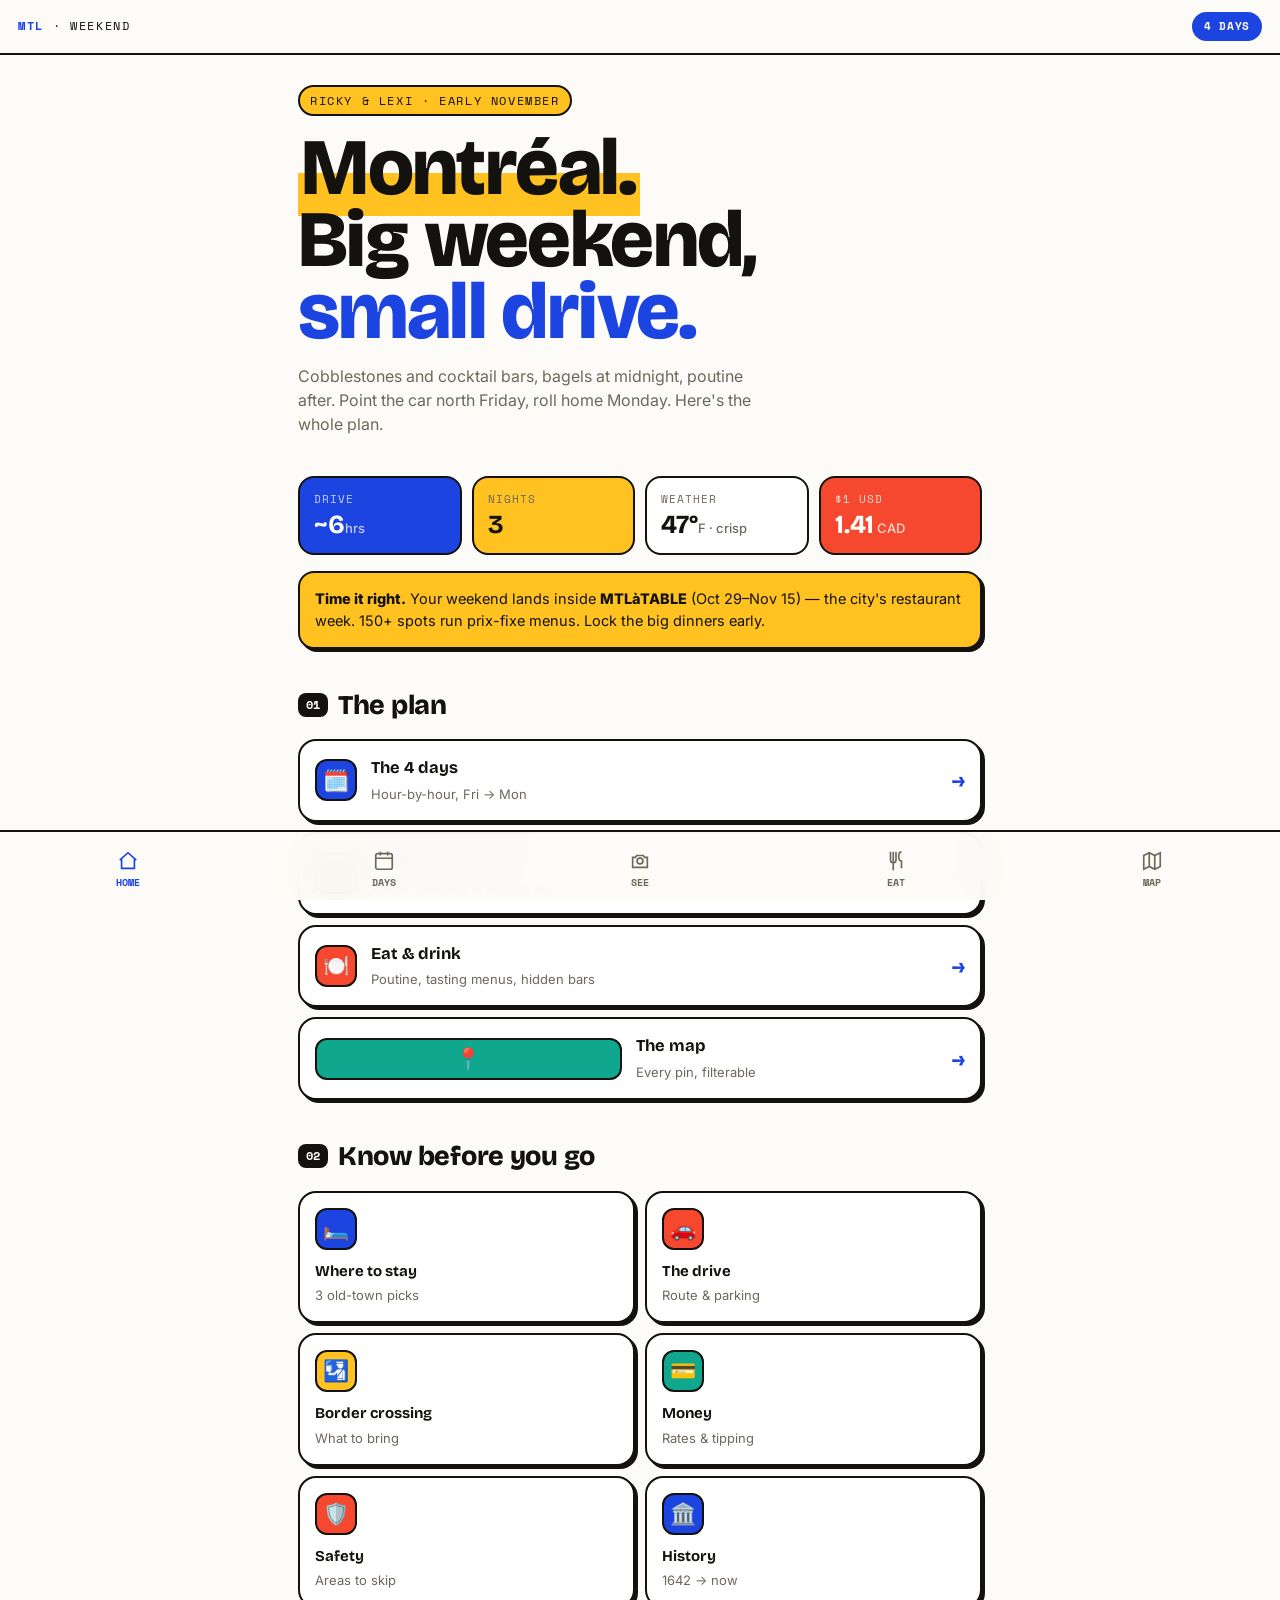
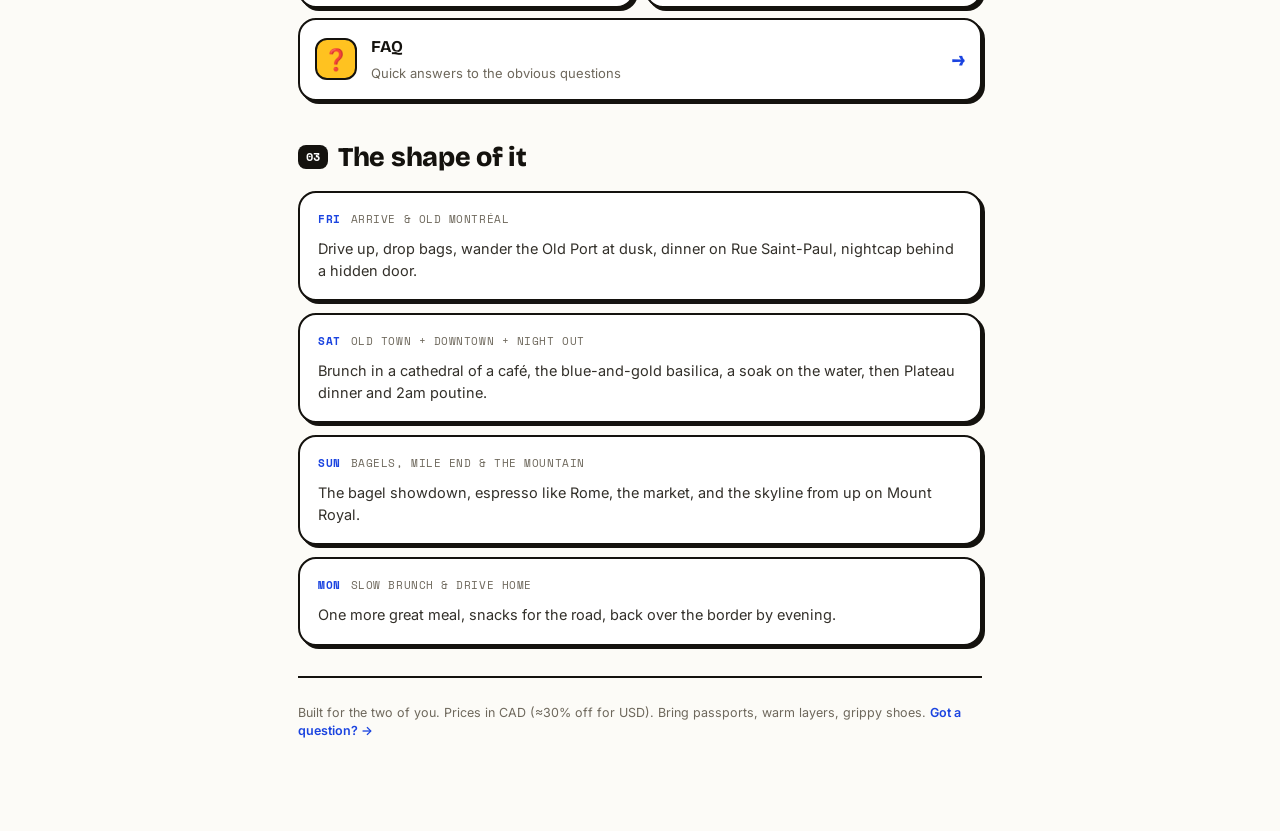
<file: index.html>
<!DOCTYPE html>
<html lang="en">
<head>
<meta charset="UTF-8">
<meta name="viewport" content="width=device-width, initial-scale=1, viewport-fit=cover">
<meta name="apple-mobile-web-app-capable" content="yes">
<meta name="apple-mobile-web-app-status-bar-style" content="default">
<meta name="theme-color" content="#FCFBF7">
<title>Ricky &amp; Lexi — Montréal</title>
<link rel="icon" href="icon.svg"><link rel="apple-touch-icon" href="icon.svg">
<link rel="preconnect" href="https://fonts.googleapis.com"><link rel="preconnect" href="https://fonts.gstatic.com" crossorigin>
<link href="https://fonts.googleapis.com/css2?family=Bricolage+Grotesque:opsz,wght@12..96,600;12..96,700;12..96,800&family=Inter:wght@400;500;600;700&family=Space+Mono:wght@400;700&display=swap" rel="stylesheet">
<style>
/* =========================================================
   Ricky & Lexi — Montréal  ·  poster-pop redesign
   Bright, bold, transit-poster energy for a 20-something trip.
   Mobile-first, app-style. Shared across all pages.
   ========================================================= */

:root{
  --paper:  #FCFBF7;   /* near-white base */
  --card:   #FFFFFF;
  --ink:    #14120E;   /* near-black */
  --muted:  #6E685C;   /* warm grey text */
  --cobalt: #1B44E0;   /* electric blue — dominant accent */
  --red:    #F5482E;   /* hot red-orange */
  --yellow: #FFC220;   /* sunny */
  --teal:   #0FA88E;   /* secondary */
  --line:   #14120E;
  --soft:   rgba(20,18,14,.10);
  --tab-h:  70px;

  --disp: "Bricolage Grotesque", "Inter", sans-serif;
  --sans: "Inter", -apple-system, BlinkMacSystemFont, sans-serif;
  --mono: "Space Mono", ui-monospace, monospace;
}

*{ box-sizing:border-box; margin:0; padding:0; -webkit-tap-highlight-color:transparent; }
html{ -webkit-text-size-adjust:100%; scroll-behavior:smooth; }

body{
  font-family:var(--sans);
  background:var(--paper);
  color:var(--ink);
  line-height:1.5;
  padding-bottom:calc(var(--tab-h) + env(safe-area-inset-bottom));
  overflow-x:hidden;
  -webkit-font-smoothing:antialiased;
}
a{ color:inherit; text-decoration:none; }
img{ max-width:100%; display:block; }

.wrap{ width:100%; max-width:720px; margin:0 auto; padding:0 18px; }

/* ---------- Top bar ---------- */
.topbar{
  position:sticky; top:0; z-index:40;
  display:flex; align-items:center; justify-content:space-between;
  padding:12px 18px; padding-top:calc(12px + env(safe-area-inset-top));
  background:rgba(252,251,247,.85);
  backdrop-filter:blur(14px); -webkit-backdrop-filter:blur(14px);
  border-bottom:2px solid var(--ink);
}
.topbar .mark{ font-family:var(--mono); font-size:12px; letter-spacing:.14em; text-transform:uppercase; }
.topbar .mark b{ color:var(--cobalt); }
.topbar .pill{
  font-family:var(--mono); font-size:11px; letter-spacing:.06em; text-transform:uppercase;
  background:var(--ink); color:var(--paper); border-radius:999px; padding:6px 12px; font-weight:700;
}
.topbar .pill.blue{ background:var(--cobalt); }

/* ---------- Hero ---------- */
.hero{ padding:30px 0 18px; }
.eyebrow{
  display:inline-block; font-family:var(--mono); font-size:11.5px; letter-spacing:.14em;
  text-transform:uppercase; background:var(--yellow); color:var(--ink);
  padding:5px 10px; border:2px solid var(--ink); border-radius:999px; margin-bottom:16px;
}
.eyebrow.blue{ background:var(--cobalt); color:#fff; }
.eyebrow.red{ background:var(--red); color:#fff; }
.hero h1{
  font-family:var(--disp); font-weight:800;
  font-size:clamp(44px,14vw,80px); line-height:.9; letter-spacing:-.02em;
}
.hero h1 .hl{
  background:linear-gradient(transparent 55%, var(--yellow) 55%);
  padding:0 .04em;
}
.hero h1 .blue{ color:var(--cobalt); }
.hero h1 .red{ color:var(--red); }
.hero .sub{ color:var(--muted); font-size:16px; max-width:46ch; margin-top:16px; }

/* ---------- Quick facts ---------- */
.facts{ display:grid; grid-template-columns:repeat(2,1fr); gap:10px; margin:22px 0 6px; }
.fact{ border:2px solid var(--ink); border-radius:16px; padding:14px; background:var(--card); }
.fact .k{ font-family:var(--mono); font-size:10.5px; letter-spacing:.1em; text-transform:uppercase; color:var(--muted); }
.fact .v{ font-family:var(--disp); font-weight:700; font-size:26px; line-height:1.1; margin-top:3px; }
.fact .v small{ font-size:13px; color:var(--muted); font-family:var(--sans); font-weight:500; }
.fact.f-blue{ background:var(--cobalt); color:#fff; } .fact.f-blue .k,.fact.f-blue .v small{ color:rgba(255,255,255,.75); }
.fact.f-red{ background:var(--red); color:#fff; } .fact.f-red .k,.fact.f-red .v small{ color:rgba(255,255,255,.8); }
.fact.f-yellow{ background:var(--yellow); } 

/* ---------- Section heads ---------- */
.shead{ display:flex; align-items:center; gap:10px; margin:36px 0 14px; }
.shead .n{
  font-family:var(--mono); font-size:12px; font-weight:700; color:#fff; background:var(--ink);
  border-radius:8px; padding:3px 8px;
}
.shead h2{ font-family:var(--disp); font-weight:800; font-size:27px; letter-spacing:-.01em; }
.lead{ color:var(--muted); font-size:15px; margin-bottom:16px; max-width:58ch; }

/* ---------- Nav / guide cards ---------- */
.navcards{ display:grid; gap:10px; }
.navcard{
  display:flex; align-items:center; gap:14px; background:var(--card);
  border:2px solid var(--ink); border-radius:18px; padding:15px;
  box-shadow:3px 3px 0 var(--ink); transition:transform .12s ease, box-shadow .12s ease;
}
.navcard:active{ transform:translate(2px,2px); box-shadow:1px 1px 0 var(--ink); }
.navcard .ico{ width:42px; height:42px; flex:0 0 42px; border-radius:12px; display:grid; place-items:center; font-size:21px; border:2px solid var(--ink); }
.navcard .ico.b{ background:var(--cobalt); } .navcard .ico.r{ background:var(--red); }
.navcard .ico.y{ background:var(--yellow); } .navcard .ico.t{ background:var(--teal); }
.navcard .t{ flex:1; } .navcard .t b{ font-size:16.5px; font-weight:700; display:block; font-family:var(--disp); }
.navcard .t span{ color:var(--muted); font-size:13px; }
.navcard .arr{ font-family:var(--disp); font-weight:800; font-size:20px; color:var(--cobalt); }

.grid2{ display:grid; grid-template-columns:1fr 1fr; gap:10px; }
.grid2 .navcard{ flex-direction:column; align-items:flex-start; gap:10px; }
.grid2 .navcard .t b{ font-size:15px; }

/* ---------- Generic card ---------- */
.card{
  background:var(--card); border:2px solid var(--ink); border-radius:18px;
  padding:18px; margin-bottom:12px; box-shadow:3px 3px 0 var(--ink);
}
.card h3{ font-family:var(--disp); font-weight:700; font-size:21px; margin-bottom:3px; letter-spacing:-.01em; }
.card .meta{ font-family:var(--mono); font-size:11px; letter-spacing:.05em; text-transform:uppercase; color:var(--muted); margin-bottom:10px; display:flex; flex-wrap:wrap; gap:5px 10px; align-items:center; }
.card p{ font-size:14.5px; color:#33302A; }
.card p + p{ margin-top:8px; }
.tag{ color:var(--cobalt); font-weight:600; }
.tag.red{ color:var(--red); }

.badge{ display:inline-block; font-family:var(--mono); font-size:10px; letter-spacing:.06em; text-transform:uppercase; padding:3px 8px; border-radius:999px; border:1.5px solid var(--ink); color:var(--ink); }
.badge.pick{ background:var(--yellow); font-weight:700; }
.badge.warn{ background:var(--red); color:#fff; border-color:var(--red); }
.badge.blue{ background:var(--cobalt); color:#fff; border-color:var(--cobalt); }
.price{ color:var(--ink); font-family:var(--mono); font-size:12px; font-weight:700; }

/* colored feature blocks */
.note, .callout{ border:2px solid var(--ink); border-radius:16px; padding:15px; margin:16px 0; font-size:14.5px; box-shadow:3px 3px 0 var(--ink); }
.note{ background:var(--yellow); }
.note b{ font-weight:800; }
.callout{ background:var(--red); color:#fff; }
.callout b{ font-weight:800; }
.info{ background:var(--cobalt); color:#fff; border:2px solid var(--ink); border-radius:16px; padding:15px; margin:16px 0; font-size:14.5px; box-shadow:3px 3px 0 var(--ink); }
.info b{ font-weight:800; }

/* ---------- Day tabs ---------- */
.daytabs{ display:flex; gap:8px; overflow-x:auto; padding:4px 0 12px; position:sticky; top:60px; z-index:30; background:var(--paper); scrollbar-width:none; -webkit-overflow-scrolling:touch; }
.daytabs::-webkit-scrollbar{ display:none; }
.daytab{ flex:0 0 auto; font-family:var(--mono); font-size:12px; letter-spacing:.05em; padding:9px 15px; border-radius:999px; border:2px solid var(--ink); text-transform:uppercase; cursor:pointer; background:var(--card); font-weight:700; }
.daytab.on{ background:var(--cobalt); color:#fff; }
.day{ display:none; } .day.on{ display:block; animation:fade .3s ease; }
.dayhead{ margin:10px 0 4px; }
.dayhead .dnum{ font-family:var(--mono); font-size:12px; letter-spacing:.08em; color:var(--muted); }
.dayhead h2{ font-family:var(--disp); font-weight:800; font-size:30px; letter-spacing:-.015em; }
.dayhead .weather{ color:var(--ink); font-size:13px; margin-top:6px; font-family:var(--mono); background:var(--yellow); display:inline-block; padding:3px 9px; border:2px solid var(--ink); border-radius:999px; }

/* timeline */
.tl{ position:relative; margin:20px 0 8px; padding-left:24px; }
.tl::before{ content:""; position:absolute; left:6px; top:6px; bottom:12px; width:2px; background:var(--ink); }
.stop{ position:relative; padding:0 0 20px; }
.stop::before{ content:""; position:absolute; left:-24px; top:4px; width:12px; height:12px; border-radius:50%; background:var(--cobalt); border:2px solid var(--ink); }
.stop.eat::before{ background:var(--red); } .stop.see::before{ background:var(--yellow); } .stop.bar::before{ background:var(--teal); }
.stop .time{ font-family:var(--mono); font-size:11px; letter-spacing:.06em; color:var(--cobalt); text-transform:uppercase; font-weight:700; }
.stop h4{ font-size:16.5px; font-weight:700; margin:2px 0 3px; font-family:var(--disp); }
.stop p{ font-size:14px; color:#33302A; }
.stop .kind{ font-family:var(--mono); font-size:10px; text-transform:uppercase; letter-spacing:.08em; color:var(--muted); }

/* ---------- chips / filters ---------- */
.chips{ display:flex; gap:8px; overflow-x:auto; padding:2px 0 14px; scrollbar-width:none; -webkit-overflow-scrolling:touch; }
.chips::-webkit-scrollbar{ display:none; }
.chip{ flex:0 0 auto; font-family:var(--mono); font-size:11px; letter-spacing:.04em; padding:8px 12px; border-radius:999px; border:2px solid var(--ink); text-transform:uppercase; cursor:pointer; user-select:none; background:var(--card); font-weight:700; }
.chip.on{ background:var(--ink); color:var(--paper); }
.chip .dot{ display:inline-block; width:9px; height:9px; border-radius:50%; margin-right:6px; vertical-align:middle; border:1px solid var(--ink); }

/* ---------- Map ---------- */
#map{ height:60vh; min-height:380px; width:100%; border-radius:20px; border:2px solid var(--ink); overflow:hidden; margin-bottom:14px; box-shadow:3px 3px 0 var(--ink); }
.leaflet-popup-content-wrapper{ background:var(--card); color:var(--ink); border-radius:14px; border:2px solid var(--ink); }
.leaflet-popup-tip{ background:var(--card); border:2px solid var(--ink); }
.leaflet-popup-content{ margin:12px 14px; font-family:var(--sans); }
.leaflet-popup-content b{ font-family:var(--disp); font-weight:700; font-size:17px; }
.leaflet-popup-content .pk{ font-family:var(--mono); font-size:10px; letter-spacing:.06em; text-transform:uppercase; color:var(--cobalt); display:block; margin:3px 0 4px; font-weight:700; }
.leaflet-popup-content a{ color:var(--cobalt); font-family:var(--mono); font-size:12px; font-weight:700; }

/* ---------- FAQ ---------- */
.faq details{ border:2px solid var(--ink); border-radius:16px; margin-bottom:10px; background:var(--card); overflow:hidden; box-shadow:3px 3px 0 var(--ink); }
.faq summary{ list-style:none; cursor:pointer; padding:16px; font-family:var(--disp); font-weight:700; font-size:16px; display:flex; justify-content:space-between; gap:12px; align-items:center; }
.faq summary::-webkit-details-marker{ display:none; }
.faq summary::after{ content:"+"; font-family:var(--mono); font-size:22px; color:var(--cobalt); }
.faq details[open] summary::after{ content:"–"; }
.faq details[open] summary{ background:var(--yellow); }
.faq .a{ padding:0 16px 16px; font-size:14.5px; color:#33302A; }

/* ---------- Bottom app tab bar ---------- */
.tabbar{ position:fixed; left:0; right:0; bottom:0; z-index:50; height:calc(var(--tab-h) + env(safe-area-inset-bottom)); padding-bottom:env(safe-area-inset-bottom); display:flex; background:rgba(252,251,247,.94); backdrop-filter:blur(16px); -webkit-backdrop-filter:blur(16px); border-top:2px solid var(--ink); }
.tabbar a{ flex:1; display:flex; flex-direction:column; align-items:center; justify-content:center; gap:3px; color:var(--muted); font-size:10px; font-family:var(--mono); letter-spacing:.02em; text-transform:uppercase; padding-top:8px; font-weight:700; }
.tabbar a svg{ width:22px; height:22px; stroke:currentColor; fill:none; stroke-width:1.8; }
.tabbar a.on{ color:var(--cobalt); }

/* ---------- misc ---------- */
.foot{ color:var(--muted); font-size:12.5px; padding:26px 0 20px; border-top:2px solid var(--ink); margin-top:30px; }
.foot a{ color:var(--cobalt); font-weight:600; }
.back{ display:inline-block; font-family:var(--mono); font-size:11px; text-transform:uppercase; letter-spacing:.06em; color:var(--muted); margin:6px 0 0; }
.rule{ height:0; border-top:2px dashed var(--soft); margin:20px 0; }
ul.clean{ list-style:none; margin:6px 0; } ul.clean li{ position:relative; padding-left:20px; margin-bottom:7px; font-size:14.5px; color:#33302A; }
ul.clean li::before{ content:"→"; position:absolute; left:0; color:var(--cobalt); font-weight:700; }

@keyframes fade{ from{opacity:0; transform:translateY(6px);} to{opacity:1; transform:none;} }
@media (prefers-reduced-motion:reduce){ *{ animation:none !important; transition:none !important; scroll-behavior:auto; } }
@media (min-width:600px){ .facts{ grid-template-columns:repeat(4,1fr); } }

</style>
</head>
<body>

<div class="topbar"><div class="mark"><b>MTL</b> · weekend</div><div class="pill blue">4 days</div></div>

<div class="wrap">
  <section class="hero">
    <span class="eyebrow">Ricky &amp; Lexi · early November</span>
    <h1><span class="hl">Montréal.</span><br>Big weekend,<br><span class="blue">small drive.</span></h1>
    <p class="sub">Cobblestones and cocktail bars, bagels at midnight, poutine after. Point the car north Friday, roll home Monday. Here's the whole plan.</p>
  </section>

  <div class="facts">
    <div class="fact f-blue"><div class="k">Drive</div><div class="v">~6<small>hrs</small></div></div>
    <div class="fact f-yellow"><div class="k">Nights</div><div class="v">3</div></div>
    <div class="fact"><div class="k">Weather</div><div class="v">47°<small>F · crisp</small></div></div>
    <div class="fact f-red"><div class="k">$1 USD</div><div class="v">1.41<small> CAD</small></div></div>
  </div>

  <div class="note"><b>Time it right.</b> Your weekend lands inside <b>MTLàTABLE</b> (Oct 29–Nov 15) — the city's restaurant week. 150+ spots run prix-fixe menus. Lock the big dinners early.</div>

  <div class="shead"><span class="n">01</span><h2>The plan</h2></div>
  <div class="navcards">
    <a class="navcard" href="itinerary.html"><div class="ico b">🗓️</div><div class="t"><b>The 4 days</b><span>Hour-by-hour, Fri → Mon</span></div><div class="arr">→</div></a>
    <a class="navcard" href="see.html"><div class="ico y">📸</div><div class="t"><b>Things to do &amp; see</b><span>Views, markets, a floating spa</span></div><div class="arr">→</div></a>
    <a class="navcard" href="eat.html"><div class="ico r">🍽️</div><div class="t"><b>Eat &amp; drink</b><span>Poutine, tasting menus, hidden bars</span></div><div class="arr">→</div></a>
    <a class="navcard" href="map.html"><div class="ico t">📍</div><div class="t"><b>The map</b><span>Every pin, filterable</span></div><div class="arr">→</div></a>
  </div>

  <div class="shead"><span class="n">02</span><h2>Know before you go</h2></div>
  <div class="grid2">
    <a class="navcard" href="stay.html"><div class="ico b">🛏️</div><div class="t"><b>Where to stay</b><span>3 old-town picks</span></div></a>
    <a class="navcard" href="drive.html"><div class="ico r">🚗</div><div class="t"><b>The drive</b><span>Route &amp; parking</span></div></a>
    <a class="navcard" href="border.html"><div class="ico y">🛂</div><div class="t"><b>Border crossing</b><span>What to bring</span></div></a>
    <a class="navcard" href="money.html"><div class="ico t">💳</div><div class="t"><b>Money</b><span>Rates &amp; tipping</span></div></a>
    <a class="navcard" href="safety.html"><div class="ico r">🛡️</div><div class="t"><b>Safety</b><span>Areas to skip</span></div></a>
    <a class="navcard" href="history.html"><div class="ico b">🏛️</div><div class="t"><b>History</b><span>1642 → now</span></div></a>
  </div>
  <div style="height:10px"></div>
  <a class="navcard" href="faq.html"><div class="ico y">❓</div><div class="t"><b>FAQ</b><span>Quick answers to the obvious questions</span></div><div class="arr">→</div></a>

  <div class="shead"><span class="n">03</span><h2>The shape of it</h2></div>
  <div class="card"><div class="meta"><span class="tag">Fri</span> Arrive &amp; Old Montréal</div><p>Drive up, drop bags, wander the Old Port at dusk, dinner on Rue Saint-Paul, nightcap behind a hidden door.</p></div>
  <div class="card"><div class="meta"><span class="tag">Sat</span> Old town + downtown + night out</div><p>Brunch in a cathedral of a café, the blue-and-gold basilica, a soak on the water, then Plateau dinner and 2am poutine.</p></div>
  <div class="card"><div class="meta"><span class="tag">Sun</span> Bagels, Mile End &amp; the mountain</div><p>The bagel showdown, espresso like Rome, the market, and the skyline from up on Mount Royal.</p></div>
  <div class="card"><div class="meta"><span class="tag">Mon</span> Slow brunch &amp; drive home</div><p>One more great meal, snacks for the road, back over the border by evening.</p></div>

  <div class="foot">Built for the two of you. Prices in CAD (≈30% off for USD). Bring passports, warm layers, grippy shoes. <a href="faq.html">Got a question? →</a></div>
</div>

<nav class="tabbar">
  <a class="on" href="index.html"><svg viewBox="0 0 24 24"><path d="M3 11l9-8 9 8"/><path d="M5 10v10h14V10"/></svg>Home</a>
  <a href="itinerary.html"><svg viewBox="0 0 24 24"><rect x="3" y="4" width="18" height="17" rx="2"/><path d="M3 9h18M8 2v4M16 2v4"/></svg>Days</a>
  <a href="see.html"><svg viewBox="0 0 24 24"><circle cx="12" cy="12" r="3.2"/><path d="M4 8h3l1.5-2h7L17 8h3v11H4z"/></svg>See</a>
  <a href="eat.html"><svg viewBox="0 0 24 24"><path d="M6 2v9a3 3 0 006 0V2M9 2v20M18 2c-2 0-3 2-3 5s1 5 3 5v8"/></svg>Eat</a>
  <a href="map.html"><svg viewBox="0 0 24 24"><path d="M9 3L3 6v15l6-3 6 3 6-3V3l-6 3-6-3z"/><path d="M9 3v15M15 6v15"/></svg>Map</a>
</nav>
</body>
</html>
</file>
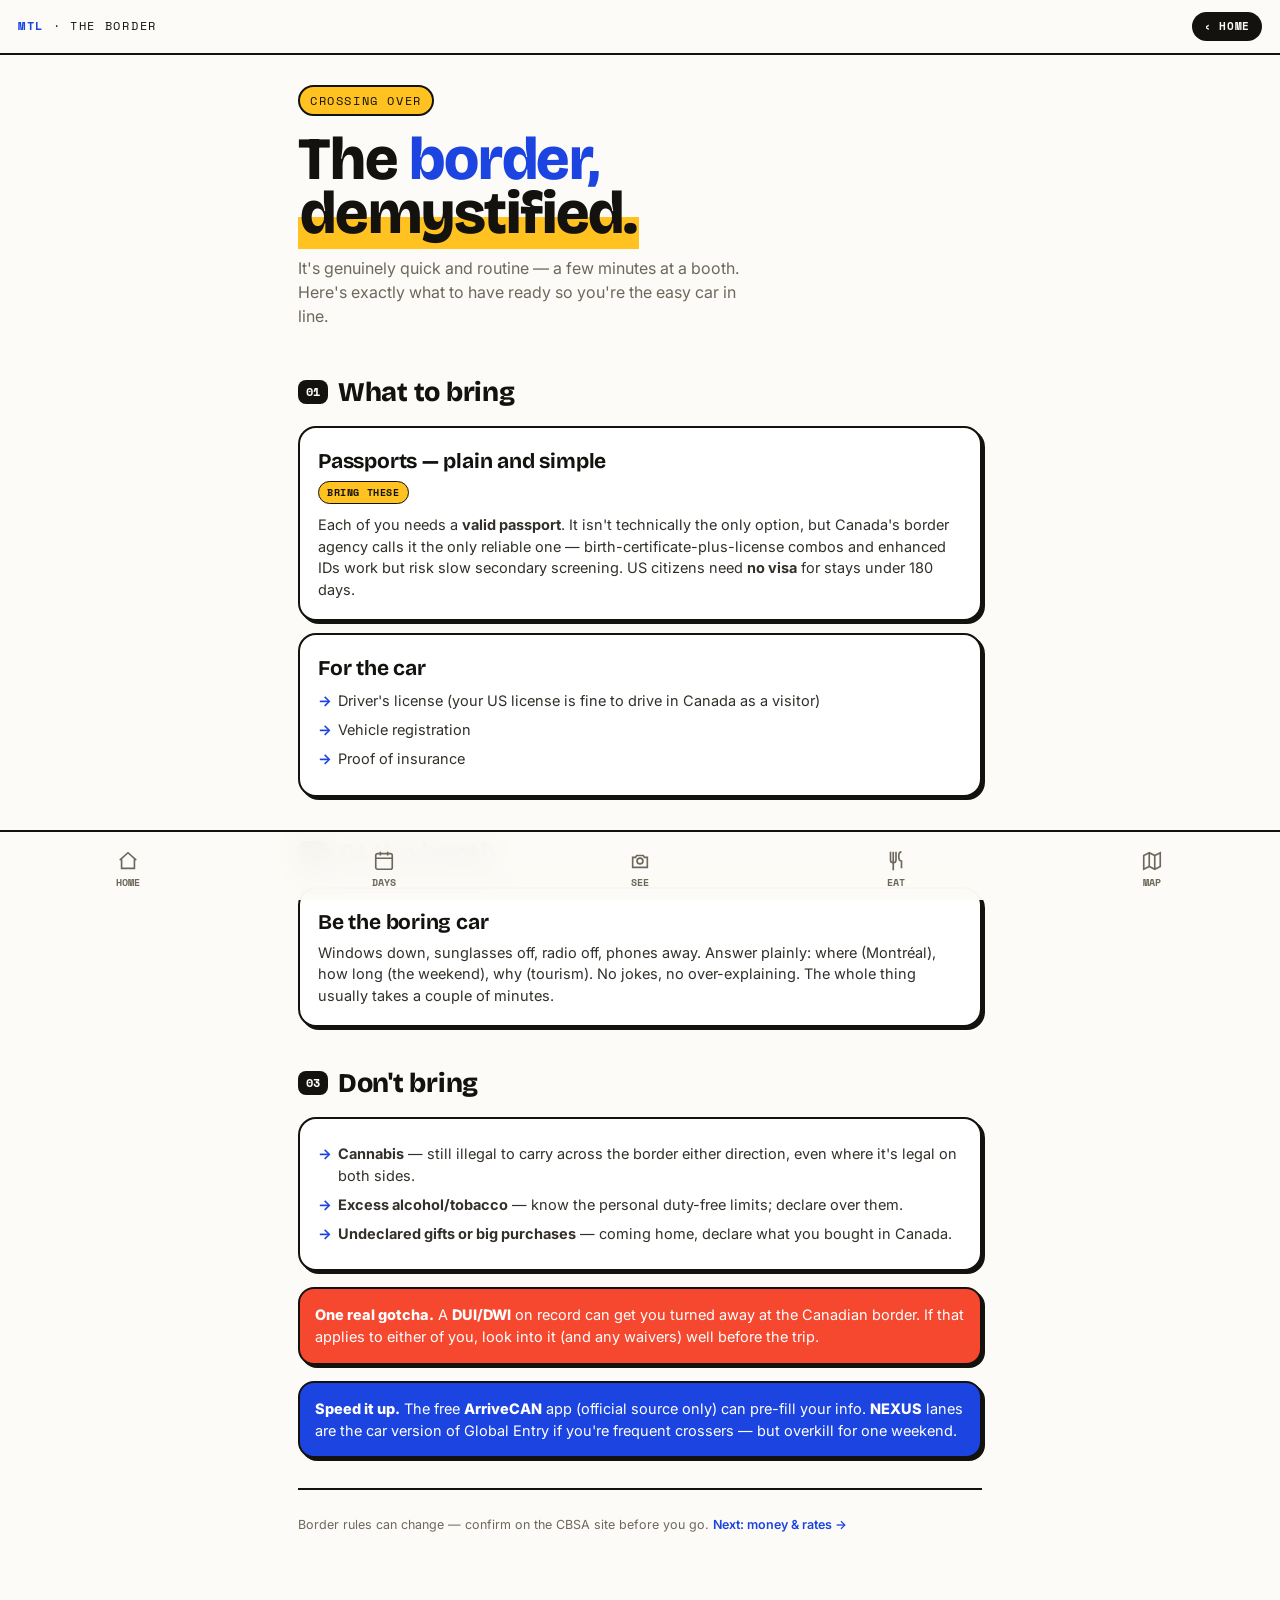
<file: border.html>
<!DOCTYPE html>
<html lang="en">
<head>
<meta charset="UTF-8">
<meta name="viewport" content="width=device-width, initial-scale=1, viewport-fit=cover">
<meta name="apple-mobile-web-app-capable" content="yes"><meta name="theme-color" content="#FCFBF7">
<title>Border Crossing — Montréal</title>
<link rel="icon" href="icon.svg"><link rel="apple-touch-icon" href="icon.svg">
<link rel="preconnect" href="https://fonts.googleapis.com"><link rel="preconnect" href="https://fonts.gstatic.com" crossorigin>
<link href="https://fonts.googleapis.com/css2?family=Bricolage+Grotesque:opsz,wght@12..96,600;12..96,700;12..96,800&family=Inter:wght@400;500;600;700&family=Space+Mono:wght@400;700&display=swap" rel="stylesheet">
<style>
/* =========================================================
   Ricky & Lexi — Montréal  ·  poster-pop redesign
   Bright, bold, transit-poster energy for a 20-something trip.
   Mobile-first, app-style. Shared across all pages.
   ========================================================= */

:root{
  --paper:  #FCFBF7;   /* near-white base */
  --card:   #FFFFFF;
  --ink:    #14120E;   /* near-black */
  --muted:  #6E685C;   /* warm grey text */
  --cobalt: #1B44E0;   /* electric blue — dominant accent */
  --red:    #F5482E;   /* hot red-orange */
  --yellow: #FFC220;   /* sunny */
  --teal:   #0FA88E;   /* secondary */
  --line:   #14120E;
  --soft:   rgba(20,18,14,.10);
  --tab-h:  70px;

  --disp: "Bricolage Grotesque", "Inter", sans-serif;
  --sans: "Inter", -apple-system, BlinkMacSystemFont, sans-serif;
  --mono: "Space Mono", ui-monospace, monospace;
}

*{ box-sizing:border-box; margin:0; padding:0; -webkit-tap-highlight-color:transparent; }
html{ -webkit-text-size-adjust:100%; scroll-behavior:smooth; }

body{
  font-family:var(--sans);
  background:var(--paper);
  color:var(--ink);
  line-height:1.5;
  padding-bottom:calc(var(--tab-h) + env(safe-area-inset-bottom));
  overflow-x:hidden;
  -webkit-font-smoothing:antialiased;
}
a{ color:inherit; text-decoration:none; }
img{ max-width:100%; display:block; }

.wrap{ width:100%; max-width:720px; margin:0 auto; padding:0 18px; }

/* ---------- Top bar ---------- */
.topbar{
  position:sticky; top:0; z-index:40;
  display:flex; align-items:center; justify-content:space-between;
  padding:12px 18px; padding-top:calc(12px + env(safe-area-inset-top));
  background:rgba(252,251,247,.85);
  backdrop-filter:blur(14px); -webkit-backdrop-filter:blur(14px);
  border-bottom:2px solid var(--ink);
}
.topbar .mark{ font-family:var(--mono); font-size:12px; letter-spacing:.14em; text-transform:uppercase; }
.topbar .mark b{ color:var(--cobalt); }
.topbar .pill{
  font-family:var(--mono); font-size:11px; letter-spacing:.06em; text-transform:uppercase;
  background:var(--ink); color:var(--paper); border-radius:999px; padding:6px 12px; font-weight:700;
}
.topbar .pill.blue{ background:var(--cobalt); }

/* ---------- Hero ---------- */
.hero{ padding:30px 0 18px; }
.eyebrow{
  display:inline-block; font-family:var(--mono); font-size:11.5px; letter-spacing:.14em;
  text-transform:uppercase; background:var(--yellow); color:var(--ink);
  padding:5px 10px; border:2px solid var(--ink); border-radius:999px; margin-bottom:16px;
}
.eyebrow.blue{ background:var(--cobalt); color:#fff; }
.eyebrow.red{ background:var(--red); color:#fff; }
.hero h1{
  font-family:var(--disp); font-weight:800;
  font-size:clamp(44px,14vw,80px); line-height:.9; letter-spacing:-.02em;
}
.hero h1 .hl{
  background:linear-gradient(transparent 55%, var(--yellow) 55%);
  padding:0 .04em;
}
.hero h1 .blue{ color:var(--cobalt); }
.hero h1 .red{ color:var(--red); }
.hero .sub{ color:var(--muted); font-size:16px; max-width:46ch; margin-top:16px; }

/* ---------- Quick facts ---------- */
.facts{ display:grid; grid-template-columns:repeat(2,1fr); gap:10px; margin:22px 0 6px; }
.fact{ border:2px solid var(--ink); border-radius:16px; padding:14px; background:var(--card); }
.fact .k{ font-family:var(--mono); font-size:10.5px; letter-spacing:.1em; text-transform:uppercase; color:var(--muted); }
.fact .v{ font-family:var(--disp); font-weight:700; font-size:26px; line-height:1.1; margin-top:3px; }
.fact .v small{ font-size:13px; color:var(--muted); font-family:var(--sans); font-weight:500; }
.fact.f-blue{ background:var(--cobalt); color:#fff; } .fact.f-blue .k,.fact.f-blue .v small{ color:rgba(255,255,255,.75); }
.fact.f-red{ background:var(--red); color:#fff; } .fact.f-red .k,.fact.f-red .v small{ color:rgba(255,255,255,.8); }
.fact.f-yellow{ background:var(--yellow); } 

/* ---------- Section heads ---------- */
.shead{ display:flex; align-items:center; gap:10px; margin:36px 0 14px; }
.shead .n{
  font-family:var(--mono); font-size:12px; font-weight:700; color:#fff; background:var(--ink);
  border-radius:8px; padding:3px 8px;
}
.shead h2{ font-family:var(--disp); font-weight:800; font-size:27px; letter-spacing:-.01em; }
.lead{ color:var(--muted); font-size:15px; margin-bottom:16px; max-width:58ch; }

/* ---------- Nav / guide cards ---------- */
.navcards{ display:grid; gap:10px; }
.navcard{
  display:flex; align-items:center; gap:14px; background:var(--card);
  border:2px solid var(--ink); border-radius:18px; padding:15px;
  box-shadow:3px 3px 0 var(--ink); transition:transform .12s ease, box-shadow .12s ease;
}
.navcard:active{ transform:translate(2px,2px); box-shadow:1px 1px 0 var(--ink); }
.navcard .ico{ width:42px; height:42px; flex:0 0 42px; border-radius:12px; display:grid; place-items:center; font-size:21px; border:2px solid var(--ink); }
.navcard .ico.b{ background:var(--cobalt); } .navcard .ico.r{ background:var(--red); }
.navcard .ico.y{ background:var(--yellow); } .navcard .ico.t{ background:var(--teal); }
.navcard .t{ flex:1; } .navcard .t b{ font-size:16.5px; font-weight:700; display:block; font-family:var(--disp); }
.navcard .t span{ color:var(--muted); font-size:13px; }
.navcard .arr{ font-family:var(--disp); font-weight:800; font-size:20px; color:var(--cobalt); }

.grid2{ display:grid; grid-template-columns:1fr 1fr; gap:10px; }
.grid2 .navcard{ flex-direction:column; align-items:flex-start; gap:10px; }
.grid2 .navcard .t b{ font-size:15px; }

/* ---------- Generic card ---------- */
.card{
  background:var(--card); border:2px solid var(--ink); border-radius:18px;
  padding:18px; margin-bottom:12px; box-shadow:3px 3px 0 var(--ink);
}
.card h3{ font-family:var(--disp); font-weight:700; font-size:21px; margin-bottom:3px; letter-spacing:-.01em; }
.card .meta{ font-family:var(--mono); font-size:11px; letter-spacing:.05em; text-transform:uppercase; color:var(--muted); margin-bottom:10px; display:flex; flex-wrap:wrap; gap:5px 10px; align-items:center; }
.card p{ font-size:14.5px; color:#33302A; }
.card p + p{ margin-top:8px; }
.tag{ color:var(--cobalt); font-weight:600; }
.tag.red{ color:var(--red); }

.badge{ display:inline-block; font-family:var(--mono); font-size:10px; letter-spacing:.06em; text-transform:uppercase; padding:3px 8px; border-radius:999px; border:1.5px solid var(--ink); color:var(--ink); }
.badge.pick{ background:var(--yellow); font-weight:700; }
.badge.warn{ background:var(--red); color:#fff; border-color:var(--red); }
.badge.blue{ background:var(--cobalt); color:#fff; border-color:var(--cobalt); }
.price{ color:var(--ink); font-family:var(--mono); font-size:12px; font-weight:700; }

/* colored feature blocks */
.note, .callout{ border:2px solid var(--ink); border-radius:16px; padding:15px; margin:16px 0; font-size:14.5px; box-shadow:3px 3px 0 var(--ink); }
.note{ background:var(--yellow); }
.note b{ font-weight:800; }
.callout{ background:var(--red); color:#fff; }
.callout b{ font-weight:800; }
.info{ background:var(--cobalt); color:#fff; border:2px solid var(--ink); border-radius:16px; padding:15px; margin:16px 0; font-size:14.5px; box-shadow:3px 3px 0 var(--ink); }
.info b{ font-weight:800; }

/* ---------- Day tabs ---------- */
.daytabs{ display:flex; gap:8px; overflow-x:auto; padding:4px 0 12px; position:sticky; top:60px; z-index:30; background:var(--paper); scrollbar-width:none; -webkit-overflow-scrolling:touch; }
.daytabs::-webkit-scrollbar{ display:none; }
.daytab{ flex:0 0 auto; font-family:var(--mono); font-size:12px; letter-spacing:.05em; padding:9px 15px; border-radius:999px; border:2px solid var(--ink); text-transform:uppercase; cursor:pointer; background:var(--card); font-weight:700; }
.daytab.on{ background:var(--cobalt); color:#fff; }
.day{ display:none; } .day.on{ display:block; animation:fade .3s ease; }
.dayhead{ margin:10px 0 4px; }
.dayhead .dnum{ font-family:var(--mono); font-size:12px; letter-spacing:.08em; color:var(--muted); }
.dayhead h2{ font-family:var(--disp); font-weight:800; font-size:30px; letter-spacing:-.015em; }
.dayhead .weather{ color:var(--ink); font-size:13px; margin-top:6px; font-family:var(--mono); background:var(--yellow); display:inline-block; padding:3px 9px; border:2px solid var(--ink); border-radius:999px; }

/* timeline */
.tl{ position:relative; margin:20px 0 8px; padding-left:24px; }
.tl::before{ content:""; position:absolute; left:6px; top:6px; bottom:12px; width:2px; background:var(--ink); }
.stop{ position:relative; padding:0 0 20px; }
.stop::before{ content:""; position:absolute; left:-24px; top:4px; width:12px; height:12px; border-radius:50%; background:var(--cobalt); border:2px solid var(--ink); }
.stop.eat::before{ background:var(--red); } .stop.see::before{ background:var(--yellow); } .stop.bar::before{ background:var(--teal); }
.stop .time{ font-family:var(--mono); font-size:11px; letter-spacing:.06em; color:var(--cobalt); text-transform:uppercase; font-weight:700; }
.stop h4{ font-size:16.5px; font-weight:700; margin:2px 0 3px; font-family:var(--disp); }
.stop p{ font-size:14px; color:#33302A; }
.stop .kind{ font-family:var(--mono); font-size:10px; text-transform:uppercase; letter-spacing:.08em; color:var(--muted); }

/* ---------- chips / filters ---------- */
.chips{ display:flex; gap:8px; overflow-x:auto; padding:2px 0 14px; scrollbar-width:none; -webkit-overflow-scrolling:touch; }
.chips::-webkit-scrollbar{ display:none; }
.chip{ flex:0 0 auto; font-family:var(--mono); font-size:11px; letter-spacing:.04em; padding:8px 12px; border-radius:999px; border:2px solid var(--ink); text-transform:uppercase; cursor:pointer; user-select:none; background:var(--card); font-weight:700; }
.chip.on{ background:var(--ink); color:var(--paper); }
.chip .dot{ display:inline-block; width:9px; height:9px; border-radius:50%; margin-right:6px; vertical-align:middle; border:1px solid var(--ink); }

/* ---------- Map ---------- */
#map{ height:60vh; min-height:380px; width:100%; border-radius:20px; border:2px solid var(--ink); overflow:hidden; margin-bottom:14px; box-shadow:3px 3px 0 var(--ink); }
.leaflet-popup-content-wrapper{ background:var(--card); color:var(--ink); border-radius:14px; border:2px solid var(--ink); }
.leaflet-popup-tip{ background:var(--card); border:2px solid var(--ink); }
.leaflet-popup-content{ margin:12px 14px; font-family:var(--sans); }
.leaflet-popup-content b{ font-family:var(--disp); font-weight:700; font-size:17px; }
.leaflet-popup-content .pk{ font-family:var(--mono); font-size:10px; letter-spacing:.06em; text-transform:uppercase; color:var(--cobalt); display:block; margin:3px 0 4px; font-weight:700; }
.leaflet-popup-content a{ color:var(--cobalt); font-family:var(--mono); font-size:12px; font-weight:700; }

/* ---------- FAQ ---------- */
.faq details{ border:2px solid var(--ink); border-radius:16px; margin-bottom:10px; background:var(--card); overflow:hidden; box-shadow:3px 3px 0 var(--ink); }
.faq summary{ list-style:none; cursor:pointer; padding:16px; font-family:var(--disp); font-weight:700; font-size:16px; display:flex; justify-content:space-between; gap:12px; align-items:center; }
.faq summary::-webkit-details-marker{ display:none; }
.faq summary::after{ content:"+"; font-family:var(--mono); font-size:22px; color:var(--cobalt); }
.faq details[open] summary::after{ content:"–"; }
.faq details[open] summary{ background:var(--yellow); }
.faq .a{ padding:0 16px 16px; font-size:14.5px; color:#33302A; }

/* ---------- Bottom app tab bar ---------- */
.tabbar{ position:fixed; left:0; right:0; bottom:0; z-index:50; height:calc(var(--tab-h) + env(safe-area-inset-bottom)); padding-bottom:env(safe-area-inset-bottom); display:flex; background:rgba(252,251,247,.94); backdrop-filter:blur(16px); -webkit-backdrop-filter:blur(16px); border-top:2px solid var(--ink); }
.tabbar a{ flex:1; display:flex; flex-direction:column; align-items:center; justify-content:center; gap:3px; color:var(--muted); font-size:10px; font-family:var(--mono); letter-spacing:.02em; text-transform:uppercase; padding-top:8px; font-weight:700; }
.tabbar a svg{ width:22px; height:22px; stroke:currentColor; fill:none; stroke-width:1.8; }
.tabbar a.on{ color:var(--cobalt); }

/* ---------- misc ---------- */
.foot{ color:var(--muted); font-size:12.5px; padding:26px 0 20px; border-top:2px solid var(--ink); margin-top:30px; }
.foot a{ color:var(--cobalt); font-weight:600; }
.back{ display:inline-block; font-family:var(--mono); font-size:11px; text-transform:uppercase; letter-spacing:.06em; color:var(--muted); margin:6px 0 0; }
.rule{ height:0; border-top:2px dashed var(--soft); margin:20px 0; }
ul.clean{ list-style:none; margin:6px 0; } ul.clean li{ position:relative; padding-left:20px; margin-bottom:7px; font-size:14.5px; color:#33302A; }
ul.clean li::before{ content:"→"; position:absolute; left:0; color:var(--cobalt); font-weight:700; }

@keyframes fade{ from{opacity:0; transform:translateY(6px);} to{opacity:1; transform:none;} }
@media (prefers-reduced-motion:reduce){ *{ animation:none !important; transition:none !important; scroll-behavior:auto; } }
@media (min-width:600px){ .facts{ grid-template-columns:repeat(4,1fr); } }

</style>
</head>
<body>

<div class="topbar"><div class="mark"><b>MTL</b> · the border</div><a class="pill" href="index.html">‹ home</a></div>

<div class="wrap">
  <section class="hero" style="padding-bottom:8px">
    <span class="eyebrow">Crossing over</span>
    <h1 style="font-size:clamp(38px,11vw,60px)">The <span class="blue">border,</span><br><span class="hl">demystified.</span></h1>
    <p class="sub">It's genuinely quick and routine — a few minutes at a booth. Here's exactly what to have ready so you're the easy car in line.</p>
  </section>

  <div class="shead"><span class="n">01</span><h2>What to bring</h2></div>
  <div class="card"><h3>Passports — plain and simple</h3><div class="meta"><span class="badge pick">bring these</span></div>
    <p>Each of you needs a <b>valid passport</b>. It isn't technically the only option, but Canada's border agency calls it the only reliable one — birth-certificate-plus-license combos and enhanced IDs work but risk slow secondary screening. US citizens need <b>no visa</b> for stays under 180 days.</p></div>
  <div class="card"><h3>For the car</h3>
    <ul class="clean">
      <li>Driver's license (your US license is fine to drive in Canada as a visitor)</li>
      <li>Vehicle registration</li>
      <li>Proof of insurance</li>
    </ul></div>

  <div class="shead"><span class="n">02</span><h2>At the booth</h2></div>
  <div class="card"><h3>Be the boring car</h3>
    <p>Windows down, sunglasses off, radio off, phones away. Answer plainly: where (Montréal), how long (the weekend), why (tourism). No jokes, no over-explaining. The whole thing usually takes a couple of minutes.</p></div>

  <div class="shead"><span class="n">03</span><h2>Don't bring</h2></div>
  <div class="card">
    <ul class="clean">
      <li><b>Cannabis</b> — still illegal to carry across the border either direction, even where it's legal on both sides.</li>
      <li><b>Excess alcohol/tobacco</b> — know the personal duty-free limits; declare over them.</li>
      <li><b>Undeclared gifts or big purchases</b> — coming home, declare what you bought in Canada.</li>
    </ul></div>
  <div class="callout"><b>One real gotcha.</b> A <b>DUI/DWI</b> on record can get you turned away at the Canadian border. If that applies to either of you, look into it (and any waivers) well before the trip.</div>

  <div class="info"><b>Speed it up.</b> The free <b>ArriveCAN</b> app (official source only) can pre-fill your info. <b>NEXUS</b> lanes are the car version of Global Entry if you're frequent crossers — but overkill for one weekend.</div>

  <div class="foot">Border rules can change — confirm on the CBSA site before you go. <a href="money.html">Next: money &amp; rates →</a></div>
</div>

<nav class="tabbar">
  <a href="index.html"><svg viewBox="0 0 24 24"><path d="M3 11l9-8 9 8"/><path d="M5 10v10h14V10"/></svg>Home</a>
  <a href="itinerary.html"><svg viewBox="0 0 24 24"><rect x="3" y="4" width="18" height="17" rx="2"/><path d="M3 9h18M8 2v4M16 2v4"/></svg>Days</a>
  <a href="see.html"><svg viewBox="0 0 24 24"><circle cx="12" cy="12" r="3.2"/><path d="M4 8h3l1.5-2h7L17 8h3v11H4z"/></svg>See</a>
  <a href="eat.html"><svg viewBox="0 0 24 24"><path d="M6 2v9a3 3 0 006 0V2M9 2v20M18 2c-2 0-3 2-3 5s1 5 3 5v8"/></svg>Eat</a>
  <a href="map.html"><svg viewBox="0 0 24 24"><path d="M9 3L3 6v15l6-3 6 3 6-3V3l-6 3-6-3z"/><path d="M9 3v15M15 6v15"/></svg>Map</a>
</nav>
</body>
</html>
</file>
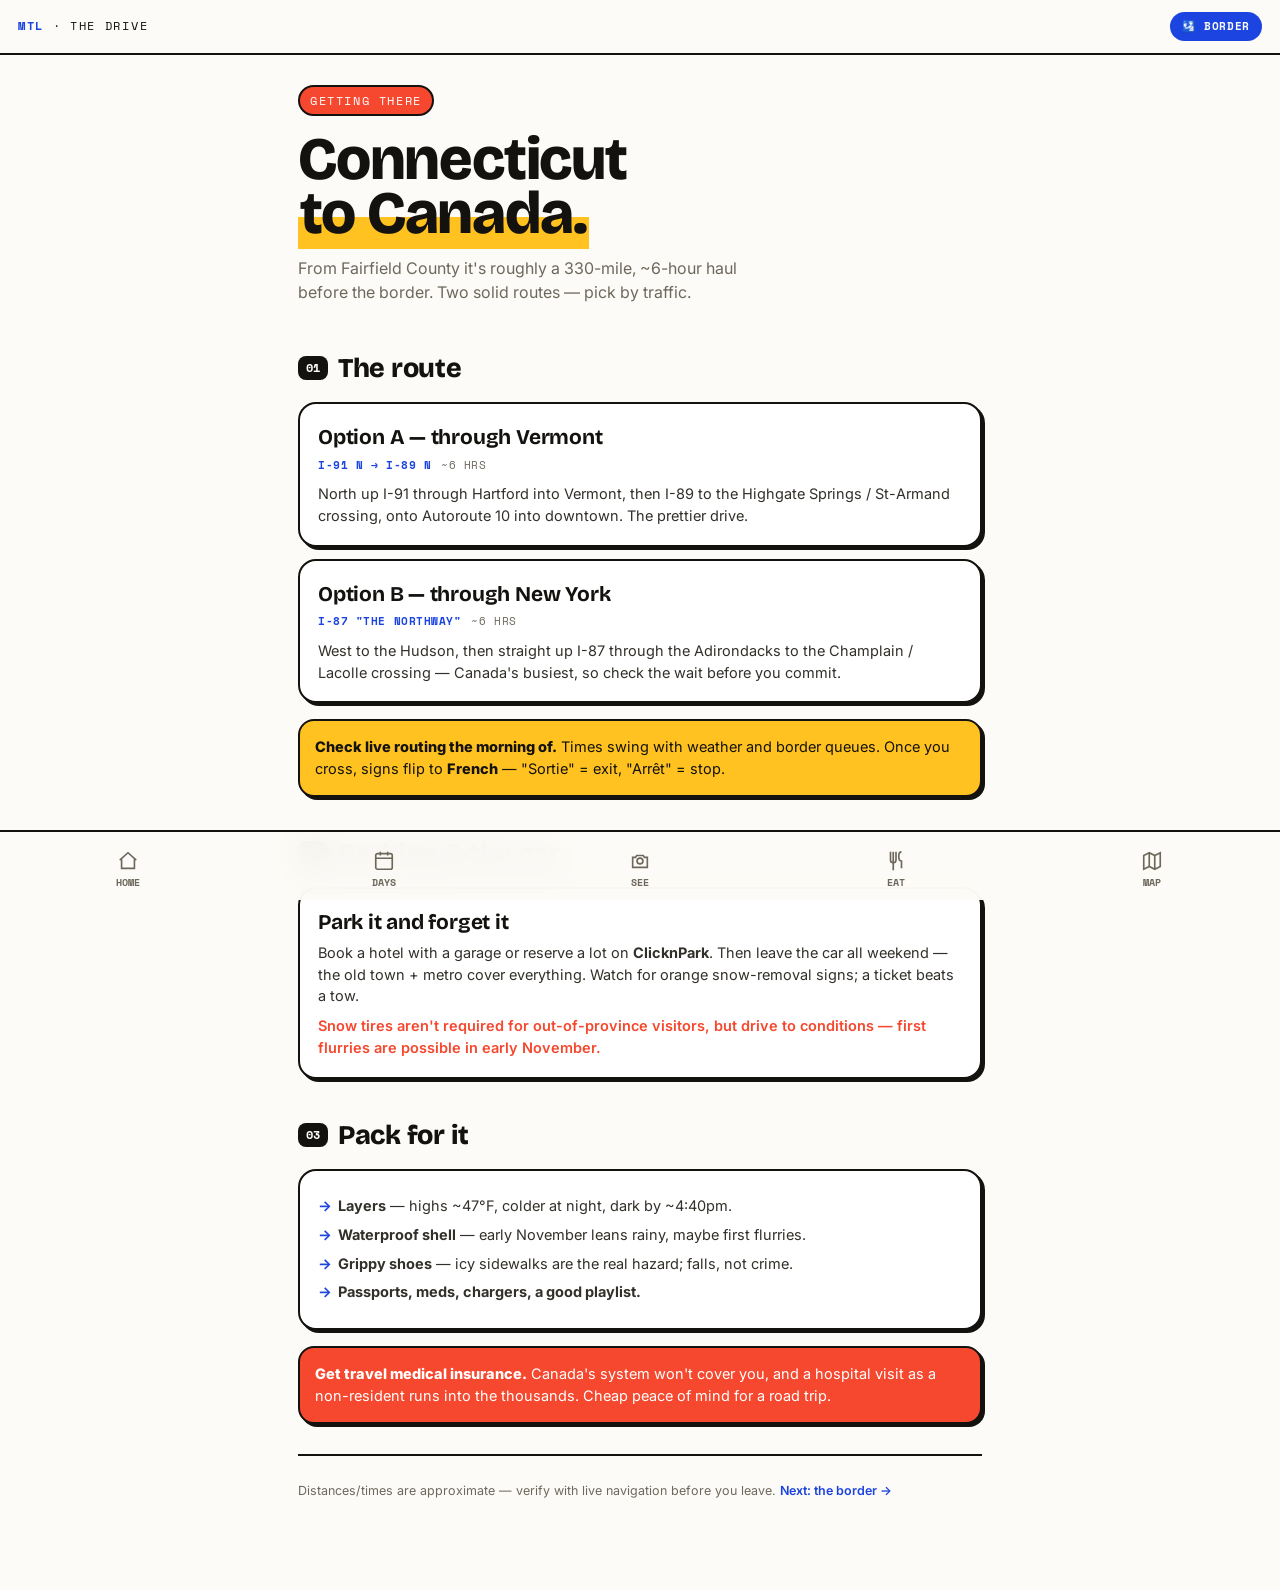
<file: drive.html>
<!DOCTYPE html>
<html lang="en">
<head>
<meta charset="UTF-8">
<meta name="viewport" content="width=device-width, initial-scale=1, viewport-fit=cover">
<meta name="apple-mobile-web-app-capable" content="yes"><meta name="theme-color" content="#FCFBF7">
<title>The Drive — Montréal</title>
<link rel="icon" href="icon.svg"><link rel="apple-touch-icon" href="icon.svg">
<link rel="preconnect" href="https://fonts.googleapis.com"><link rel="preconnect" href="https://fonts.gstatic.com" crossorigin>
<link href="https://fonts.googleapis.com/css2?family=Bricolage+Grotesque:opsz,wght@12..96,600;12..96,700;12..96,800&family=Inter:wght@400;500;600;700&family=Space+Mono:wght@400;700&display=swap" rel="stylesheet">
<style>
/* =========================================================
   Ricky & Lexi — Montréal  ·  poster-pop redesign
   Bright, bold, transit-poster energy for a 20-something trip.
   Mobile-first, app-style. Shared across all pages.
   ========================================================= */

:root{
  --paper:  #FCFBF7;   /* near-white base */
  --card:   #FFFFFF;
  --ink:    #14120E;   /* near-black */
  --muted:  #6E685C;   /* warm grey text */
  --cobalt: #1B44E0;   /* electric blue — dominant accent */
  --red:    #F5482E;   /* hot red-orange */
  --yellow: #FFC220;   /* sunny */
  --teal:   #0FA88E;   /* secondary */
  --line:   #14120E;
  --soft:   rgba(20,18,14,.10);
  --tab-h:  70px;

  --disp: "Bricolage Grotesque", "Inter", sans-serif;
  --sans: "Inter", -apple-system, BlinkMacSystemFont, sans-serif;
  --mono: "Space Mono", ui-monospace, monospace;
}

*{ box-sizing:border-box; margin:0; padding:0; -webkit-tap-highlight-color:transparent; }
html{ -webkit-text-size-adjust:100%; scroll-behavior:smooth; }

body{
  font-family:var(--sans);
  background:var(--paper);
  color:var(--ink);
  line-height:1.5;
  padding-bottom:calc(var(--tab-h) + env(safe-area-inset-bottom));
  overflow-x:hidden;
  -webkit-font-smoothing:antialiased;
}
a{ color:inherit; text-decoration:none; }
img{ max-width:100%; display:block; }

.wrap{ width:100%; max-width:720px; margin:0 auto; padding:0 18px; }

/* ---------- Top bar ---------- */
.topbar{
  position:sticky; top:0; z-index:40;
  display:flex; align-items:center; justify-content:space-between;
  padding:12px 18px; padding-top:calc(12px + env(safe-area-inset-top));
  background:rgba(252,251,247,.85);
  backdrop-filter:blur(14px); -webkit-backdrop-filter:blur(14px);
  border-bottom:2px solid var(--ink);
}
.topbar .mark{ font-family:var(--mono); font-size:12px; letter-spacing:.14em; text-transform:uppercase; }
.topbar .mark b{ color:var(--cobalt); }
.topbar .pill{
  font-family:var(--mono); font-size:11px; letter-spacing:.06em; text-transform:uppercase;
  background:var(--ink); color:var(--paper); border-radius:999px; padding:6px 12px; font-weight:700;
}
.topbar .pill.blue{ background:var(--cobalt); }

/* ---------- Hero ---------- */
.hero{ padding:30px 0 18px; }
.eyebrow{
  display:inline-block; font-family:var(--mono); font-size:11.5px; letter-spacing:.14em;
  text-transform:uppercase; background:var(--yellow); color:var(--ink);
  padding:5px 10px; border:2px solid var(--ink); border-radius:999px; margin-bottom:16px;
}
.eyebrow.blue{ background:var(--cobalt); color:#fff; }
.eyebrow.red{ background:var(--red); color:#fff; }
.hero h1{
  font-family:var(--disp); font-weight:800;
  font-size:clamp(44px,14vw,80px); line-height:.9; letter-spacing:-.02em;
}
.hero h1 .hl{
  background:linear-gradient(transparent 55%, var(--yellow) 55%);
  padding:0 .04em;
}
.hero h1 .blue{ color:var(--cobalt); }
.hero h1 .red{ color:var(--red); }
.hero .sub{ color:var(--muted); font-size:16px; max-width:46ch; margin-top:16px; }

/* ---------- Quick facts ---------- */
.facts{ display:grid; grid-template-columns:repeat(2,1fr); gap:10px; margin:22px 0 6px; }
.fact{ border:2px solid var(--ink); border-radius:16px; padding:14px; background:var(--card); }
.fact .k{ font-family:var(--mono); font-size:10.5px; letter-spacing:.1em; text-transform:uppercase; color:var(--muted); }
.fact .v{ font-family:var(--disp); font-weight:700; font-size:26px; line-height:1.1; margin-top:3px; }
.fact .v small{ font-size:13px; color:var(--muted); font-family:var(--sans); font-weight:500; }
.fact.f-blue{ background:var(--cobalt); color:#fff; } .fact.f-blue .k,.fact.f-blue .v small{ color:rgba(255,255,255,.75); }
.fact.f-red{ background:var(--red); color:#fff; } .fact.f-red .k,.fact.f-red .v small{ color:rgba(255,255,255,.8); }
.fact.f-yellow{ background:var(--yellow); } 

/* ---------- Section heads ---------- */
.shead{ display:flex; align-items:center; gap:10px; margin:36px 0 14px; }
.shead .n{
  font-family:var(--mono); font-size:12px; font-weight:700; color:#fff; background:var(--ink);
  border-radius:8px; padding:3px 8px;
}
.shead h2{ font-family:var(--disp); font-weight:800; font-size:27px; letter-spacing:-.01em; }
.lead{ color:var(--muted); font-size:15px; margin-bottom:16px; max-width:58ch; }

/* ---------- Nav / guide cards ---------- */
.navcards{ display:grid; gap:10px; }
.navcard{
  display:flex; align-items:center; gap:14px; background:var(--card);
  border:2px solid var(--ink); border-radius:18px; padding:15px;
  box-shadow:3px 3px 0 var(--ink); transition:transform .12s ease, box-shadow .12s ease;
}
.navcard:active{ transform:translate(2px,2px); box-shadow:1px 1px 0 var(--ink); }
.navcard .ico{ width:42px; height:42px; flex:0 0 42px; border-radius:12px; display:grid; place-items:center; font-size:21px; border:2px solid var(--ink); }
.navcard .ico.b{ background:var(--cobalt); } .navcard .ico.r{ background:var(--red); }
.navcard .ico.y{ background:var(--yellow); } .navcard .ico.t{ background:var(--teal); }
.navcard .t{ flex:1; } .navcard .t b{ font-size:16.5px; font-weight:700; display:block; font-family:var(--disp); }
.navcard .t span{ color:var(--muted); font-size:13px; }
.navcard .arr{ font-family:var(--disp); font-weight:800; font-size:20px; color:var(--cobalt); }

.grid2{ display:grid; grid-template-columns:1fr 1fr; gap:10px; }
.grid2 .navcard{ flex-direction:column; align-items:flex-start; gap:10px; }
.grid2 .navcard .t b{ font-size:15px; }

/* ---------- Generic card ---------- */
.card{
  background:var(--card); border:2px solid var(--ink); border-radius:18px;
  padding:18px; margin-bottom:12px; box-shadow:3px 3px 0 var(--ink);
}
.card h3{ font-family:var(--disp); font-weight:700; font-size:21px; margin-bottom:3px; letter-spacing:-.01em; }
.card .meta{ font-family:var(--mono); font-size:11px; letter-spacing:.05em; text-transform:uppercase; color:var(--muted); margin-bottom:10px; display:flex; flex-wrap:wrap; gap:5px 10px; align-items:center; }
.card p{ font-size:14.5px; color:#33302A; }
.card p + p{ margin-top:8px; }
.tag{ color:var(--cobalt); font-weight:600; }
.tag.red{ color:var(--red); }

.badge{ display:inline-block; font-family:var(--mono); font-size:10px; letter-spacing:.06em; text-transform:uppercase; padding:3px 8px; border-radius:999px; border:1.5px solid var(--ink); color:var(--ink); }
.badge.pick{ background:var(--yellow); font-weight:700; }
.badge.warn{ background:var(--red); color:#fff; border-color:var(--red); }
.badge.blue{ background:var(--cobalt); color:#fff; border-color:var(--cobalt); }
.price{ color:var(--ink); font-family:var(--mono); font-size:12px; font-weight:700; }

/* colored feature blocks */
.note, .callout{ border:2px solid var(--ink); border-radius:16px; padding:15px; margin:16px 0; font-size:14.5px; box-shadow:3px 3px 0 var(--ink); }
.note{ background:var(--yellow); }
.note b{ font-weight:800; }
.callout{ background:var(--red); color:#fff; }
.callout b{ font-weight:800; }
.info{ background:var(--cobalt); color:#fff; border:2px solid var(--ink); border-radius:16px; padding:15px; margin:16px 0; font-size:14.5px; box-shadow:3px 3px 0 var(--ink); }
.info b{ font-weight:800; }

/* ---------- Day tabs ---------- */
.daytabs{ display:flex; gap:8px; overflow-x:auto; padding:4px 0 12px; position:sticky; top:60px; z-index:30; background:var(--paper); scrollbar-width:none; -webkit-overflow-scrolling:touch; }
.daytabs::-webkit-scrollbar{ display:none; }
.daytab{ flex:0 0 auto; font-family:var(--mono); font-size:12px; letter-spacing:.05em; padding:9px 15px; border-radius:999px; border:2px solid var(--ink); text-transform:uppercase; cursor:pointer; background:var(--card); font-weight:700; }
.daytab.on{ background:var(--cobalt); color:#fff; }
.day{ display:none; } .day.on{ display:block; animation:fade .3s ease; }
.dayhead{ margin:10px 0 4px; }
.dayhead .dnum{ font-family:var(--mono); font-size:12px; letter-spacing:.08em; color:var(--muted); }
.dayhead h2{ font-family:var(--disp); font-weight:800; font-size:30px; letter-spacing:-.015em; }
.dayhead .weather{ color:var(--ink); font-size:13px; margin-top:6px; font-family:var(--mono); background:var(--yellow); display:inline-block; padding:3px 9px; border:2px solid var(--ink); border-radius:999px; }

/* timeline */
.tl{ position:relative; margin:20px 0 8px; padding-left:24px; }
.tl::before{ content:""; position:absolute; left:6px; top:6px; bottom:12px; width:2px; background:var(--ink); }
.stop{ position:relative; padding:0 0 20px; }
.stop::before{ content:""; position:absolute; left:-24px; top:4px; width:12px; height:12px; border-radius:50%; background:var(--cobalt); border:2px solid var(--ink); }
.stop.eat::before{ background:var(--red); } .stop.see::before{ background:var(--yellow); } .stop.bar::before{ background:var(--teal); }
.stop .time{ font-family:var(--mono); font-size:11px; letter-spacing:.06em; color:var(--cobalt); text-transform:uppercase; font-weight:700; }
.stop h4{ font-size:16.5px; font-weight:700; margin:2px 0 3px; font-family:var(--disp); }
.stop p{ font-size:14px; color:#33302A; }
.stop .kind{ font-family:var(--mono); font-size:10px; text-transform:uppercase; letter-spacing:.08em; color:var(--muted); }

/* ---------- chips / filters ---------- */
.chips{ display:flex; gap:8px; overflow-x:auto; padding:2px 0 14px; scrollbar-width:none; -webkit-overflow-scrolling:touch; }
.chips::-webkit-scrollbar{ display:none; }
.chip{ flex:0 0 auto; font-family:var(--mono); font-size:11px; letter-spacing:.04em; padding:8px 12px; border-radius:999px; border:2px solid var(--ink); text-transform:uppercase; cursor:pointer; user-select:none; background:var(--card); font-weight:700; }
.chip.on{ background:var(--ink); color:var(--paper); }
.chip .dot{ display:inline-block; width:9px; height:9px; border-radius:50%; margin-right:6px; vertical-align:middle; border:1px solid var(--ink); }

/* ---------- Map ---------- */
#map{ height:60vh; min-height:380px; width:100%; border-radius:20px; border:2px solid var(--ink); overflow:hidden; margin-bottom:14px; box-shadow:3px 3px 0 var(--ink); }
.leaflet-popup-content-wrapper{ background:var(--card); color:var(--ink); border-radius:14px; border:2px solid var(--ink); }
.leaflet-popup-tip{ background:var(--card); border:2px solid var(--ink); }
.leaflet-popup-content{ margin:12px 14px; font-family:var(--sans); }
.leaflet-popup-content b{ font-family:var(--disp); font-weight:700; font-size:17px; }
.leaflet-popup-content .pk{ font-family:var(--mono); font-size:10px; letter-spacing:.06em; text-transform:uppercase; color:var(--cobalt); display:block; margin:3px 0 4px; font-weight:700; }
.leaflet-popup-content a{ color:var(--cobalt); font-family:var(--mono); font-size:12px; font-weight:700; }

/* ---------- FAQ ---------- */
.faq details{ border:2px solid var(--ink); border-radius:16px; margin-bottom:10px; background:var(--card); overflow:hidden; box-shadow:3px 3px 0 var(--ink); }
.faq summary{ list-style:none; cursor:pointer; padding:16px; font-family:var(--disp); font-weight:700; font-size:16px; display:flex; justify-content:space-between; gap:12px; align-items:center; }
.faq summary::-webkit-details-marker{ display:none; }
.faq summary::after{ content:"+"; font-family:var(--mono); font-size:22px; color:var(--cobalt); }
.faq details[open] summary::after{ content:"–"; }
.faq details[open] summary{ background:var(--yellow); }
.faq .a{ padding:0 16px 16px; font-size:14.5px; color:#33302A; }

/* ---------- Bottom app tab bar ---------- */
.tabbar{ position:fixed; left:0; right:0; bottom:0; z-index:50; height:calc(var(--tab-h) + env(safe-area-inset-bottom)); padding-bottom:env(safe-area-inset-bottom); display:flex; background:rgba(252,251,247,.94); backdrop-filter:blur(16px); -webkit-backdrop-filter:blur(16px); border-top:2px solid var(--ink); }
.tabbar a{ flex:1; display:flex; flex-direction:column; align-items:center; justify-content:center; gap:3px; color:var(--muted); font-size:10px; font-family:var(--mono); letter-spacing:.02em; text-transform:uppercase; padding-top:8px; font-weight:700; }
.tabbar a svg{ width:22px; height:22px; stroke:currentColor; fill:none; stroke-width:1.8; }
.tabbar a.on{ color:var(--cobalt); }

/* ---------- misc ---------- */
.foot{ color:var(--muted); font-size:12.5px; padding:26px 0 20px; border-top:2px solid var(--ink); margin-top:30px; }
.foot a{ color:var(--cobalt); font-weight:600; }
.back{ display:inline-block; font-family:var(--mono); font-size:11px; text-transform:uppercase; letter-spacing:.06em; color:var(--muted); margin:6px 0 0; }
.rule{ height:0; border-top:2px dashed var(--soft); margin:20px 0; }
ul.clean{ list-style:none; margin:6px 0; } ul.clean li{ position:relative; padding-left:20px; margin-bottom:7px; font-size:14.5px; color:#33302A; }
ul.clean li::before{ content:"→"; position:absolute; left:0; color:var(--cobalt); font-weight:700; }

@keyframes fade{ from{opacity:0; transform:translateY(6px);} to{opacity:1; transform:none;} }
@media (prefers-reduced-motion:reduce){ *{ animation:none !important; transition:none !important; scroll-behavior:auto; } }
@media (min-width:600px){ .facts{ grid-template-columns:repeat(4,1fr); } }

</style>
</head>
<body>

<div class="topbar"><div class="mark"><b>MTL</b> · the drive</div><a class="pill blue" href="border.html">🛂 border</a></div>

<div class="wrap">
  <section class="hero" style="padding-bottom:8px">
    <span class="eyebrow red">Getting there</span>
    <h1 style="font-size:clamp(38px,11vw,60px)">Connecticut<br><span class="hl">to Canada.</span></h1>
    <p class="sub">From Fairfield County it's roughly a 330-mile, ~6-hour haul before the border. Two solid routes — pick by traffic.</p>
  </section>

  <div class="shead"><span class="n">01</span><h2>The route</h2></div>
  <div class="card"><h3>Option A — through Vermont</h3><div class="meta"><span class="tag">I-91 N → I-89 N</span><span>~6 hrs</span></div>
    <p>North up I-91 through Hartford into Vermont, then I-89 to the Highgate Springs / St-Armand crossing, onto Autoroute 10 into downtown. The prettier drive.</p></div>
  <div class="card"><h3>Option B — through New York</h3><div class="meta"><span class="tag">I-87 "The Northway"</span><span>~6 hrs</span></div>
    <p>West to the Hudson, then straight up I-87 through the Adirondacks to the Champlain / Lacolle crossing — Canada's busiest, so check the wait before you commit.</p></div>
  <div class="note"><b>Check live routing the morning of.</b> Times swing with weather and border queues. Once you cross, signs flip to <b>French</b> — "Sortie" = exit, "Arrêt" = stop.</div>

  <div class="shead"><span class="n">02</span><h2>Parking &amp; the car</h2></div>
  <div class="card"><h3>Park it and forget it</h3>
    <p>Book a hotel with a garage or reserve a lot on <b>ClicknPark</b>. Then leave the car all weekend — the old town + metro cover everything. Watch for orange snow-removal signs; a ticket beats a tow.</p>
    <p class="tag red">Snow tires aren't required for out-of-province visitors, but drive to conditions — first flurries are possible in early November.</p></div>

  <div class="shead"><span class="n">03</span><h2>Pack for it</h2></div>
  <div class="card">
    <ul class="clean">
      <li><b>Layers</b> — highs ~47°F, colder at night, dark by ~4:40pm.</li>
      <li><b>Waterproof shell</b> — early November leans rainy, maybe first flurries.</li>
      <li><b>Grippy shoes</b> — icy sidewalks are the real hazard; falls, not crime.</li>
      <li><b>Passports, meds, chargers, a good playlist.</b></li>
    </ul>
  </div>
  <div class="callout"><b>Get travel medical insurance.</b> Canada's system won't cover you, and a hospital visit as a non-resident runs into the thousands. Cheap peace of mind for a road trip.</div>

  <div class="foot">Distances/times are approximate — verify with live navigation before you leave. <a href="border.html">Next: the border →</a></div>
</div>

<nav class="tabbar">
  <a href="index.html"><svg viewBox="0 0 24 24"><path d="M3 11l9-8 9 8"/><path d="M5 10v10h14V10"/></svg>Home</a>
  <a href="itinerary.html"><svg viewBox="0 0 24 24"><rect x="3" y="4" width="18" height="17" rx="2"/><path d="M3 9h18M8 2v4M16 2v4"/></svg>Days</a>
  <a href="see.html"><svg viewBox="0 0 24 24"><circle cx="12" cy="12" r="3.2"/><path d="M4 8h3l1.5-2h7L17 8h3v11H4z"/></svg>See</a>
  <a href="eat.html"><svg viewBox="0 0 24 24"><path d="M6 2v9a3 3 0 006 0V2M9 2v20M18 2c-2 0-3 2-3 5s1 5 3 5v8"/></svg>Eat</a>
  <a href="map.html"><svg viewBox="0 0 24 24"><path d="M9 3L3 6v15l6-3 6 3 6-3V3l-6 3-6-3z"/><path d="M9 3v15M15 6v15"/></svg>Map</a>
</nav>
</body>
</html>
</file>
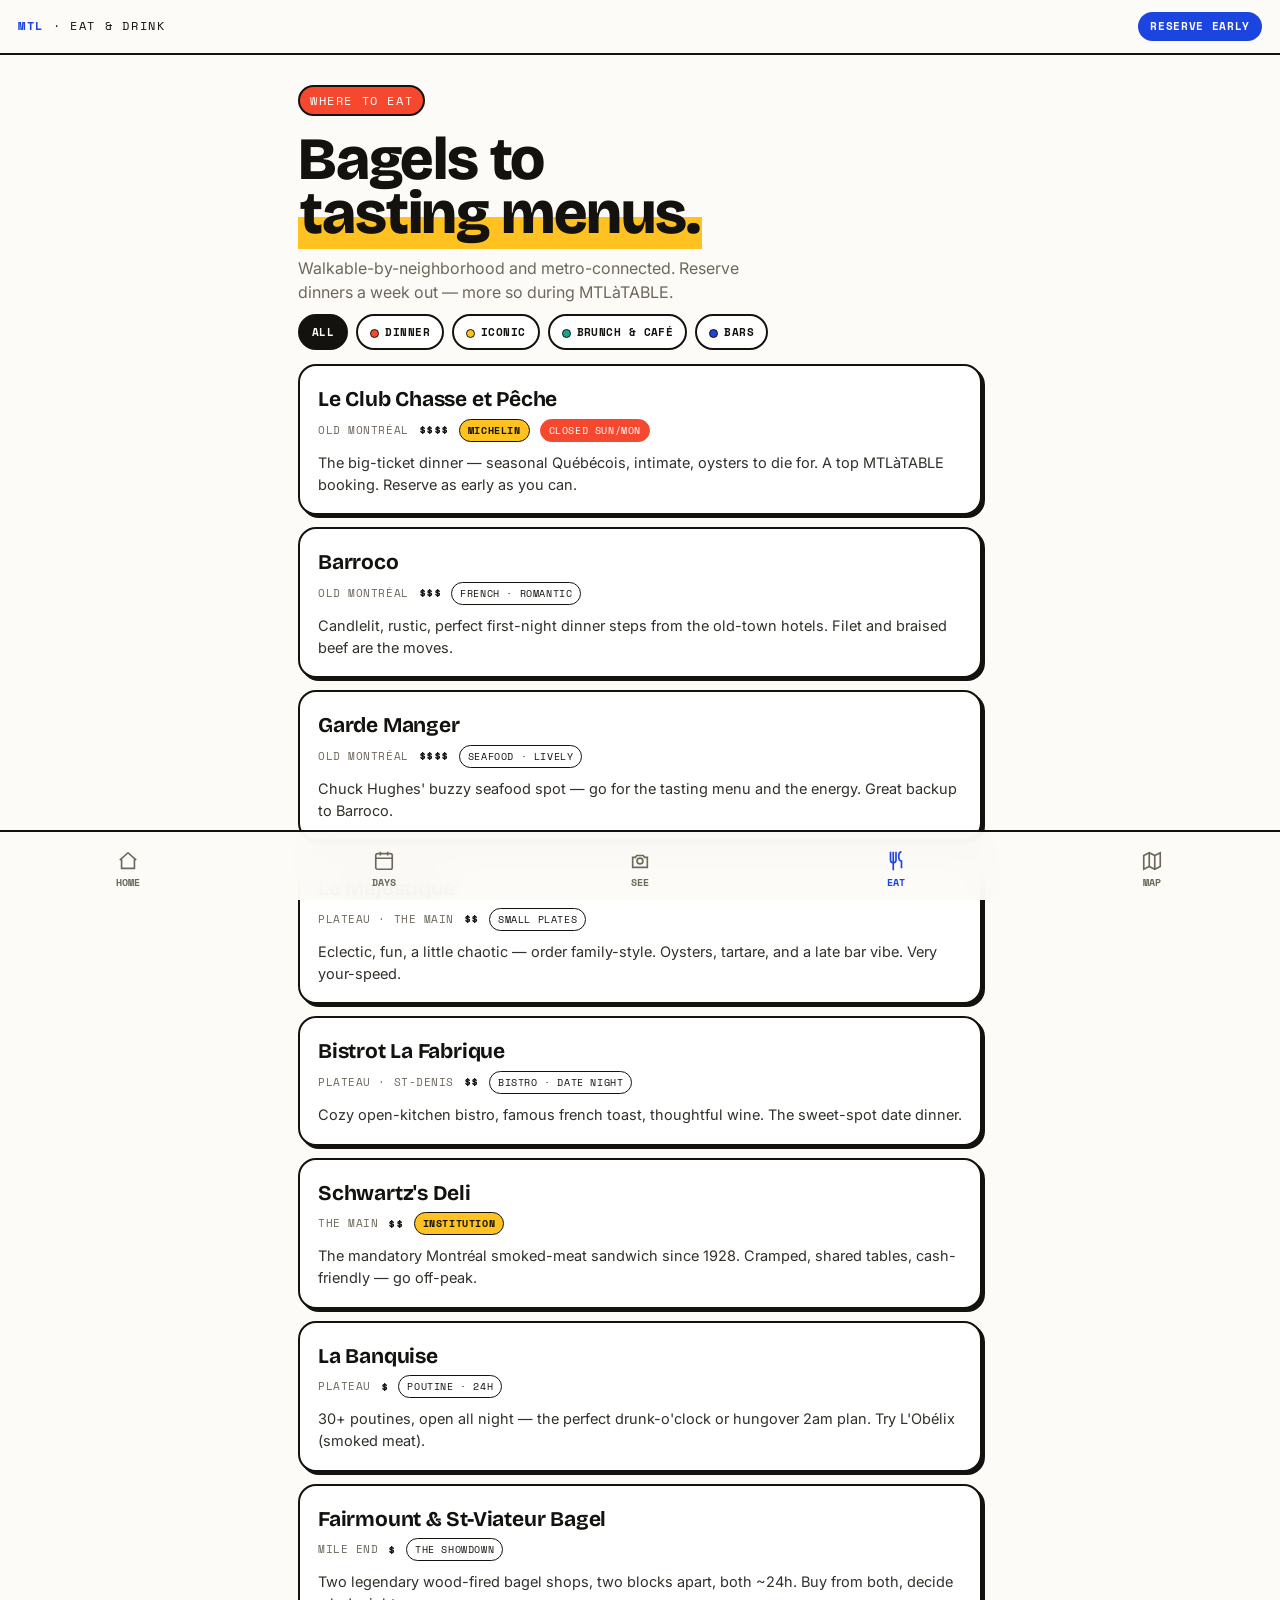
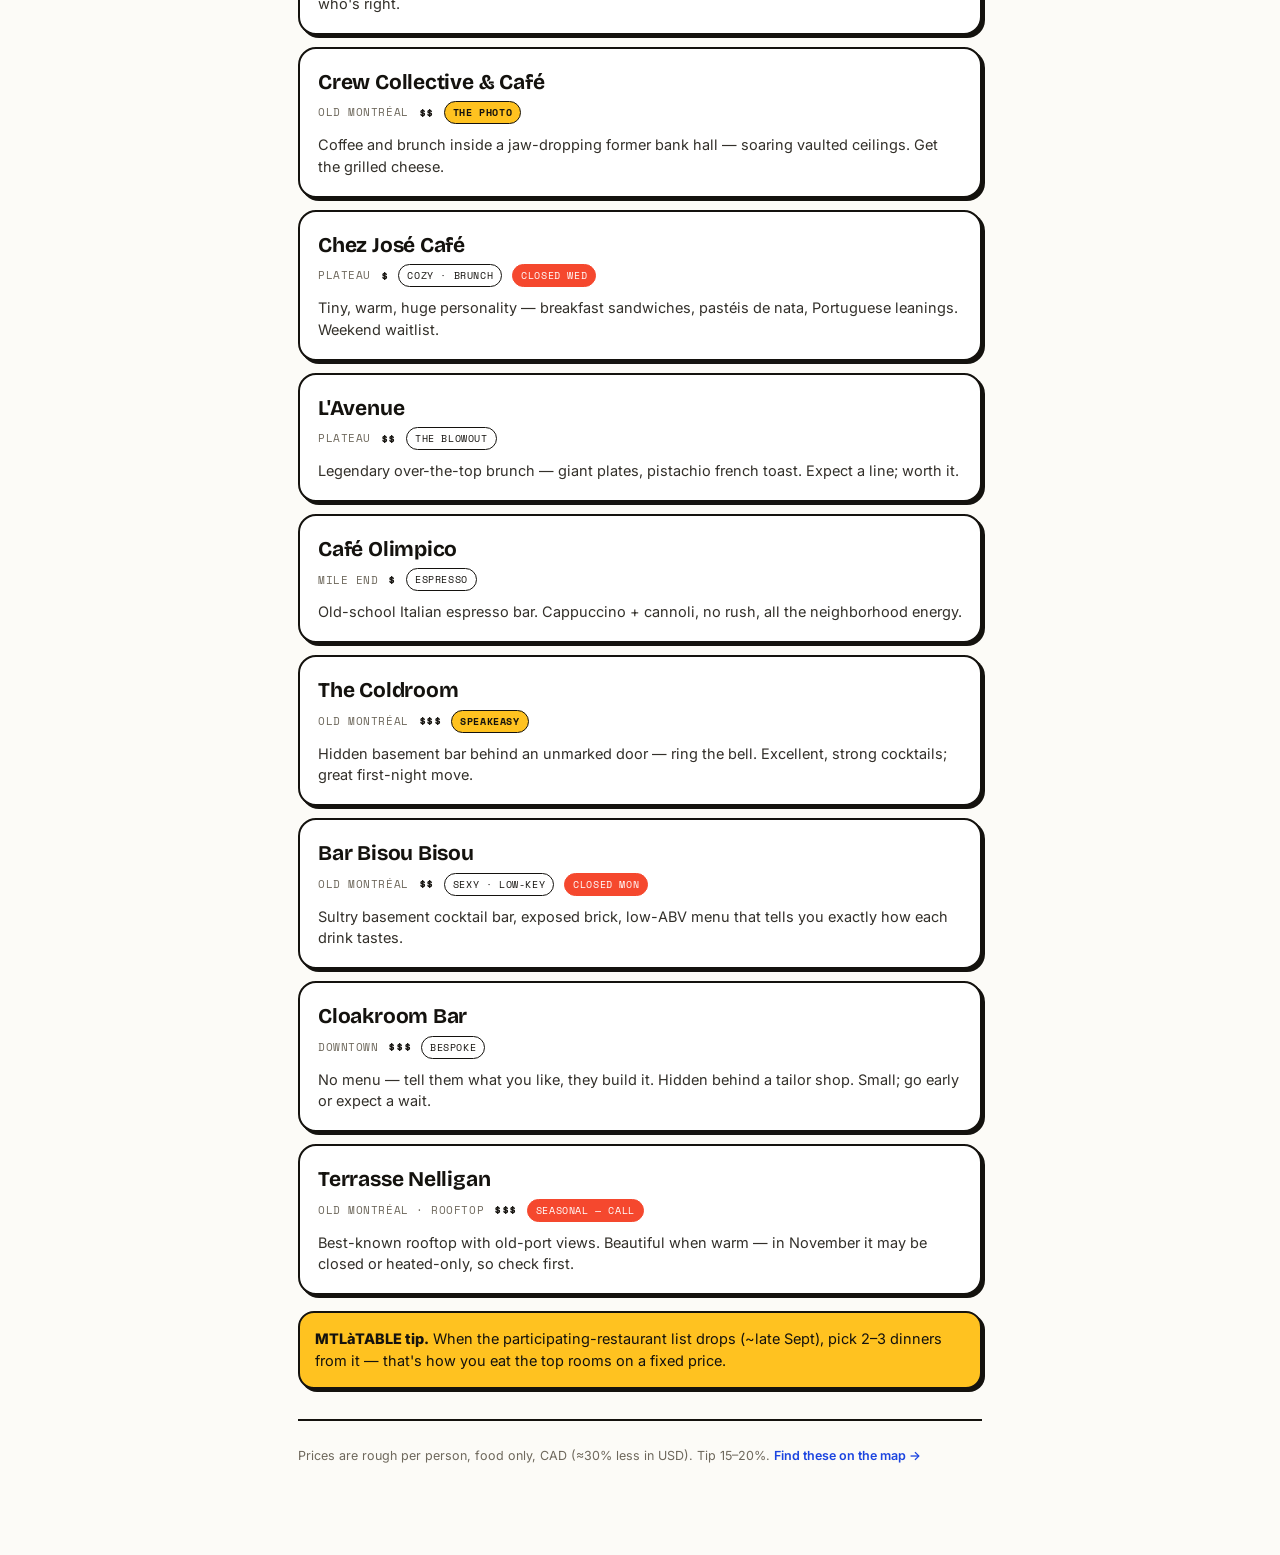
<file: eat.html>
<!DOCTYPE html>
<html lang="en">
<head>
<meta charset="UTF-8">
<meta name="viewport" content="width=device-width, initial-scale=1, viewport-fit=cover">
<meta name="apple-mobile-web-app-capable" content="yes">
<meta name="theme-color" content="#FCFBF7">
<title>Eat &amp; Drink — Montréal</title>
<link rel="icon" href="icon.svg"><link rel="apple-touch-icon" href="icon.svg">
<link rel="preconnect" href="https://fonts.googleapis.com"><link rel="preconnect" href="https://fonts.gstatic.com" crossorigin>
<link href="https://fonts.googleapis.com/css2?family=Bricolage+Grotesque:opsz,wght@12..96,600;12..96,700;12..96,800&family=Inter:wght@400;500;600;700&family=Space+Mono:wght@400;700&display=swap" rel="stylesheet">
<style>
/* =========================================================
   Ricky & Lexi — Montréal  ·  poster-pop redesign
   Bright, bold, transit-poster energy for a 20-something trip.
   Mobile-first, app-style. Shared across all pages.
   ========================================================= */

:root{
  --paper:  #FCFBF7;   /* near-white base */
  --card:   #FFFFFF;
  --ink:    #14120E;   /* near-black */
  --muted:  #6E685C;   /* warm grey text */
  --cobalt: #1B44E0;   /* electric blue — dominant accent */
  --red:    #F5482E;   /* hot red-orange */
  --yellow: #FFC220;   /* sunny */
  --teal:   #0FA88E;   /* secondary */
  --line:   #14120E;
  --soft:   rgba(20,18,14,.10);
  --tab-h:  70px;

  --disp: "Bricolage Grotesque", "Inter", sans-serif;
  --sans: "Inter", -apple-system, BlinkMacSystemFont, sans-serif;
  --mono: "Space Mono", ui-monospace, monospace;
}

*{ box-sizing:border-box; margin:0; padding:0; -webkit-tap-highlight-color:transparent; }
html{ -webkit-text-size-adjust:100%; scroll-behavior:smooth; }

body{
  font-family:var(--sans);
  background:var(--paper);
  color:var(--ink);
  line-height:1.5;
  padding-bottom:calc(var(--tab-h) + env(safe-area-inset-bottom));
  overflow-x:hidden;
  -webkit-font-smoothing:antialiased;
}
a{ color:inherit; text-decoration:none; }
img{ max-width:100%; display:block; }

.wrap{ width:100%; max-width:720px; margin:0 auto; padding:0 18px; }

/* ---------- Top bar ---------- */
.topbar{
  position:sticky; top:0; z-index:40;
  display:flex; align-items:center; justify-content:space-between;
  padding:12px 18px; padding-top:calc(12px + env(safe-area-inset-top));
  background:rgba(252,251,247,.85);
  backdrop-filter:blur(14px); -webkit-backdrop-filter:blur(14px);
  border-bottom:2px solid var(--ink);
}
.topbar .mark{ font-family:var(--mono); font-size:12px; letter-spacing:.14em; text-transform:uppercase; }
.topbar .mark b{ color:var(--cobalt); }
.topbar .pill{
  font-family:var(--mono); font-size:11px; letter-spacing:.06em; text-transform:uppercase;
  background:var(--ink); color:var(--paper); border-radius:999px; padding:6px 12px; font-weight:700;
}
.topbar .pill.blue{ background:var(--cobalt); }

/* ---------- Hero ---------- */
.hero{ padding:30px 0 18px; }
.eyebrow{
  display:inline-block; font-family:var(--mono); font-size:11.5px; letter-spacing:.14em;
  text-transform:uppercase; background:var(--yellow); color:var(--ink);
  padding:5px 10px; border:2px solid var(--ink); border-radius:999px; margin-bottom:16px;
}
.eyebrow.blue{ background:var(--cobalt); color:#fff; }
.eyebrow.red{ background:var(--red); color:#fff; }
.hero h1{
  font-family:var(--disp); font-weight:800;
  font-size:clamp(44px,14vw,80px); line-height:.9; letter-spacing:-.02em;
}
.hero h1 .hl{
  background:linear-gradient(transparent 55%, var(--yellow) 55%);
  padding:0 .04em;
}
.hero h1 .blue{ color:var(--cobalt); }
.hero h1 .red{ color:var(--red); }
.hero .sub{ color:var(--muted); font-size:16px; max-width:46ch; margin-top:16px; }

/* ---------- Quick facts ---------- */
.facts{ display:grid; grid-template-columns:repeat(2,1fr); gap:10px; margin:22px 0 6px; }
.fact{ border:2px solid var(--ink); border-radius:16px; padding:14px; background:var(--card); }
.fact .k{ font-family:var(--mono); font-size:10.5px; letter-spacing:.1em; text-transform:uppercase; color:var(--muted); }
.fact .v{ font-family:var(--disp); font-weight:700; font-size:26px; line-height:1.1; margin-top:3px; }
.fact .v small{ font-size:13px; color:var(--muted); font-family:var(--sans); font-weight:500; }
.fact.f-blue{ background:var(--cobalt); color:#fff; } .fact.f-blue .k,.fact.f-blue .v small{ color:rgba(255,255,255,.75); }
.fact.f-red{ background:var(--red); color:#fff; } .fact.f-red .k,.fact.f-red .v small{ color:rgba(255,255,255,.8); }
.fact.f-yellow{ background:var(--yellow); } 

/* ---------- Section heads ---------- */
.shead{ display:flex; align-items:center; gap:10px; margin:36px 0 14px; }
.shead .n{
  font-family:var(--mono); font-size:12px; font-weight:700; color:#fff; background:var(--ink);
  border-radius:8px; padding:3px 8px;
}
.shead h2{ font-family:var(--disp); font-weight:800; font-size:27px; letter-spacing:-.01em; }
.lead{ color:var(--muted); font-size:15px; margin-bottom:16px; max-width:58ch; }

/* ---------- Nav / guide cards ---------- */
.navcards{ display:grid; gap:10px; }
.navcard{
  display:flex; align-items:center; gap:14px; background:var(--card);
  border:2px solid var(--ink); border-radius:18px; padding:15px;
  box-shadow:3px 3px 0 var(--ink); transition:transform .12s ease, box-shadow .12s ease;
}
.navcard:active{ transform:translate(2px,2px); box-shadow:1px 1px 0 var(--ink); }
.navcard .ico{ width:42px; height:42px; flex:0 0 42px; border-radius:12px; display:grid; place-items:center; font-size:21px; border:2px solid var(--ink); }
.navcard .ico.b{ background:var(--cobalt); } .navcard .ico.r{ background:var(--red); }
.navcard .ico.y{ background:var(--yellow); } .navcard .ico.t{ background:var(--teal); }
.navcard .t{ flex:1; } .navcard .t b{ font-size:16.5px; font-weight:700; display:block; font-family:var(--disp); }
.navcard .t span{ color:var(--muted); font-size:13px; }
.navcard .arr{ font-family:var(--disp); font-weight:800; font-size:20px; color:var(--cobalt); }

.grid2{ display:grid; grid-template-columns:1fr 1fr; gap:10px; }
.grid2 .navcard{ flex-direction:column; align-items:flex-start; gap:10px; }
.grid2 .navcard .t b{ font-size:15px; }

/* ---------- Generic card ---------- */
.card{
  background:var(--card); border:2px solid var(--ink); border-radius:18px;
  padding:18px; margin-bottom:12px; box-shadow:3px 3px 0 var(--ink);
}
.card h3{ font-family:var(--disp); font-weight:700; font-size:21px; margin-bottom:3px; letter-spacing:-.01em; }
.card .meta{ font-family:var(--mono); font-size:11px; letter-spacing:.05em; text-transform:uppercase; color:var(--muted); margin-bottom:10px; display:flex; flex-wrap:wrap; gap:5px 10px; align-items:center; }
.card p{ font-size:14.5px; color:#33302A; }
.card p + p{ margin-top:8px; }
.tag{ color:var(--cobalt); font-weight:600; }
.tag.red{ color:var(--red); }

.badge{ display:inline-block; font-family:var(--mono); font-size:10px; letter-spacing:.06em; text-transform:uppercase; padding:3px 8px; border-radius:999px; border:1.5px solid var(--ink); color:var(--ink); }
.badge.pick{ background:var(--yellow); font-weight:700; }
.badge.warn{ background:var(--red); color:#fff; border-color:var(--red); }
.badge.blue{ background:var(--cobalt); color:#fff; border-color:var(--cobalt); }
.price{ color:var(--ink); font-family:var(--mono); font-size:12px; font-weight:700; }

/* colored feature blocks */
.note, .callout{ border:2px solid var(--ink); border-radius:16px; padding:15px; margin:16px 0; font-size:14.5px; box-shadow:3px 3px 0 var(--ink); }
.note{ background:var(--yellow); }
.note b{ font-weight:800; }
.callout{ background:var(--red); color:#fff; }
.callout b{ font-weight:800; }
.info{ background:var(--cobalt); color:#fff; border:2px solid var(--ink); border-radius:16px; padding:15px; margin:16px 0; font-size:14.5px; box-shadow:3px 3px 0 var(--ink); }
.info b{ font-weight:800; }

/* ---------- Day tabs ---------- */
.daytabs{ display:flex; gap:8px; overflow-x:auto; padding:4px 0 12px; position:sticky; top:60px; z-index:30; background:var(--paper); scrollbar-width:none; -webkit-overflow-scrolling:touch; }
.daytabs::-webkit-scrollbar{ display:none; }
.daytab{ flex:0 0 auto; font-family:var(--mono); font-size:12px; letter-spacing:.05em; padding:9px 15px; border-radius:999px; border:2px solid var(--ink); text-transform:uppercase; cursor:pointer; background:var(--card); font-weight:700; }
.daytab.on{ background:var(--cobalt); color:#fff; }
.day{ display:none; } .day.on{ display:block; animation:fade .3s ease; }
.dayhead{ margin:10px 0 4px; }
.dayhead .dnum{ font-family:var(--mono); font-size:12px; letter-spacing:.08em; color:var(--muted); }
.dayhead h2{ font-family:var(--disp); font-weight:800; font-size:30px; letter-spacing:-.015em; }
.dayhead .weather{ color:var(--ink); font-size:13px; margin-top:6px; font-family:var(--mono); background:var(--yellow); display:inline-block; padding:3px 9px; border:2px solid var(--ink); border-radius:999px; }

/* timeline */
.tl{ position:relative; margin:20px 0 8px; padding-left:24px; }
.tl::before{ content:""; position:absolute; left:6px; top:6px; bottom:12px; width:2px; background:var(--ink); }
.stop{ position:relative; padding:0 0 20px; }
.stop::before{ content:""; position:absolute; left:-24px; top:4px; width:12px; height:12px; border-radius:50%; background:var(--cobalt); border:2px solid var(--ink); }
.stop.eat::before{ background:var(--red); } .stop.see::before{ background:var(--yellow); } .stop.bar::before{ background:var(--teal); }
.stop .time{ font-family:var(--mono); font-size:11px; letter-spacing:.06em; color:var(--cobalt); text-transform:uppercase; font-weight:700; }
.stop h4{ font-size:16.5px; font-weight:700; margin:2px 0 3px; font-family:var(--disp); }
.stop p{ font-size:14px; color:#33302A; }
.stop .kind{ font-family:var(--mono); font-size:10px; text-transform:uppercase; letter-spacing:.08em; color:var(--muted); }

/* ---------- chips / filters ---------- */
.chips{ display:flex; gap:8px; overflow-x:auto; padding:2px 0 14px; scrollbar-width:none; -webkit-overflow-scrolling:touch; }
.chips::-webkit-scrollbar{ display:none; }
.chip{ flex:0 0 auto; font-family:var(--mono); font-size:11px; letter-spacing:.04em; padding:8px 12px; border-radius:999px; border:2px solid var(--ink); text-transform:uppercase; cursor:pointer; user-select:none; background:var(--card); font-weight:700; }
.chip.on{ background:var(--ink); color:var(--paper); }
.chip .dot{ display:inline-block; width:9px; height:9px; border-radius:50%; margin-right:6px; vertical-align:middle; border:1px solid var(--ink); }

/* ---------- Map ---------- */
#map{ height:60vh; min-height:380px; width:100%; border-radius:20px; border:2px solid var(--ink); overflow:hidden; margin-bottom:14px; box-shadow:3px 3px 0 var(--ink); }
.leaflet-popup-content-wrapper{ background:var(--card); color:var(--ink); border-radius:14px; border:2px solid var(--ink); }
.leaflet-popup-tip{ background:var(--card); border:2px solid var(--ink); }
.leaflet-popup-content{ margin:12px 14px; font-family:var(--sans); }
.leaflet-popup-content b{ font-family:var(--disp); font-weight:700; font-size:17px; }
.leaflet-popup-content .pk{ font-family:var(--mono); font-size:10px; letter-spacing:.06em; text-transform:uppercase; color:var(--cobalt); display:block; margin:3px 0 4px; font-weight:700; }
.leaflet-popup-content a{ color:var(--cobalt); font-family:var(--mono); font-size:12px; font-weight:700; }

/* ---------- FAQ ---------- */
.faq details{ border:2px solid var(--ink); border-radius:16px; margin-bottom:10px; background:var(--card); overflow:hidden; box-shadow:3px 3px 0 var(--ink); }
.faq summary{ list-style:none; cursor:pointer; padding:16px; font-family:var(--disp); font-weight:700; font-size:16px; display:flex; justify-content:space-between; gap:12px; align-items:center; }
.faq summary::-webkit-details-marker{ display:none; }
.faq summary::after{ content:"+"; font-family:var(--mono); font-size:22px; color:var(--cobalt); }
.faq details[open] summary::after{ content:"–"; }
.faq details[open] summary{ background:var(--yellow); }
.faq .a{ padding:0 16px 16px; font-size:14.5px; color:#33302A; }

/* ---------- Bottom app tab bar ---------- */
.tabbar{ position:fixed; left:0; right:0; bottom:0; z-index:50; height:calc(var(--tab-h) + env(safe-area-inset-bottom)); padding-bottom:env(safe-area-inset-bottom); display:flex; background:rgba(252,251,247,.94); backdrop-filter:blur(16px); -webkit-backdrop-filter:blur(16px); border-top:2px solid var(--ink); }
.tabbar a{ flex:1; display:flex; flex-direction:column; align-items:center; justify-content:center; gap:3px; color:var(--muted); font-size:10px; font-family:var(--mono); letter-spacing:.02em; text-transform:uppercase; padding-top:8px; font-weight:700; }
.tabbar a svg{ width:22px; height:22px; stroke:currentColor; fill:none; stroke-width:1.8; }
.tabbar a.on{ color:var(--cobalt); }

/* ---------- misc ---------- */
.foot{ color:var(--muted); font-size:12.5px; padding:26px 0 20px; border-top:2px solid var(--ink); margin-top:30px; }
.foot a{ color:var(--cobalt); font-weight:600; }
.back{ display:inline-block; font-family:var(--mono); font-size:11px; text-transform:uppercase; letter-spacing:.06em; color:var(--muted); margin:6px 0 0; }
.rule{ height:0; border-top:2px dashed var(--soft); margin:20px 0; }
ul.clean{ list-style:none; margin:6px 0; } ul.clean li{ position:relative; padding-left:20px; margin-bottom:7px; font-size:14.5px; color:#33302A; }
ul.clean li::before{ content:"→"; position:absolute; left:0; color:var(--cobalt); font-weight:700; }

@keyframes fade{ from{opacity:0; transform:translateY(6px);} to{opacity:1; transform:none;} }
@media (prefers-reduced-motion:reduce){ *{ animation:none !important; transition:none !important; scroll-behavior:auto; } }
@media (min-width:600px){ .facts{ grid-template-columns:repeat(4,1fr); } }

</style>
</head>
<body>

<div class="topbar"><div class="mark"><b>MTL</b> · eat &amp; drink</div><div class="pill blue">reserve early</div></div>

<div class="wrap">
  <section class="hero" style="padding-bottom:8px">
    <span class="eyebrow red">Where to eat</span>
    <h1 style="font-size:clamp(38px,11vw,60px)">Bagels to<br><span class="hl">tasting menus.</span></h1>
    <p class="sub">Walkable-by-neighborhood and metro-connected. Reserve dinners a week out — more so during MTLàTABLE.</p>
  </section>

  <div class="chips" id="chips">
    <div class="chip on" data-f="all">All</div>
    <div class="chip" data-f="dinner"><span class="dot" style="background:#F5482E"></span>Dinner</div>
    <div class="chip" data-f="iconic"><span class="dot" style="background:#FFC220"></span>Iconic</div>
    <div class="chip" data-f="brunch"><span class="dot" style="background:#0FA88E"></span>Brunch &amp; café</div>
    <div class="chip" data-f="bar"><span class="dot" style="background:#1B44E0"></span>Bars</div>
  </div>

  <div class="card" data-cat="dinner"><h3>Le Club Chasse et Pêche</h3><div class="meta"><span>Old Montréal</span><span class="price">$$$$</span><span class="badge pick">Michelin</span><span class="badge warn">closed Sun/Mon</span></div><p>The big-ticket dinner — seasonal Québécois, intimate, oysters to die for. A top MTLàTABLE booking. Reserve as early as you can.</p></div>
  <div class="card" data-cat="dinner"><h3>Barroco</h3><div class="meta"><span>Old Montréal</span><span class="price">$$$</span><span class="badge">French · romantic</span></div><p>Candlelit, rustic, perfect first-night dinner steps from the old-town hotels. Filet and braised beef are the moves.</p></div>
  <div class="card" data-cat="dinner"><h3>Garde Manger</h3><div class="meta"><span>Old Montréal</span><span class="price">$$$$</span><span class="badge">seafood · lively</span></div><p>Chuck Hughes' buzzy seafood spot — go for the tasting menu and the energy. Great backup to Barroco.</p></div>
  <div class="card" data-cat="dinner"><h3>Le Majestique</h3><div class="meta"><span>Plateau · The Main</span><span class="price">$$</span><span class="badge">small plates</span></div><p>Eclectic, fun, a little chaotic — order family-style. Oysters, tartare, and a late bar vibe. Very your-speed.</p></div>
  <div class="card" data-cat="dinner"><h3>Bistrot La Fabrique</h3><div class="meta"><span>Plateau · St-Denis</span><span class="price">$$</span><span class="badge">bistro · date night</span></div><p>Cozy open-kitchen bistro, famous french toast, thoughtful wine. The sweet-spot date dinner.</p></div>

  <div class="card" data-cat="iconic"><h3>Schwartz's Deli</h3><div class="meta"><span>The Main</span><span class="price">$$</span><span class="badge pick">institution</span></div><p>The mandatory Montréal smoked-meat sandwich since 1928. Cramped, shared tables, cash-friendly — go off-peak.</p></div>
  <div class="card" data-cat="iconic"><h3>La Banquise</h3><div class="meta"><span>Plateau</span><span class="price">$</span><span class="badge">poutine · 24h</span></div><p>30+ poutines, open all night — the perfect drunk-o'clock or hungover 2am plan. Try L'Obélix (smoked meat).</p></div>
  <div class="card" data-cat="iconic"><h3>Fairmount &amp; St-Viateur Bagel</h3><div class="meta"><span>Mile End</span><span class="price">$</span><span class="badge">the showdown</span></div><p>Two legendary wood-fired bagel shops, two blocks apart, both ~24h. Buy from both, decide who's right.</p></div>

  <div class="card" data-cat="brunch"><h3>Crew Collective &amp; Café</h3><div class="meta"><span>Old Montréal</span><span class="price">$$</span><span class="badge pick">the photo</span></div><p>Coffee and brunch inside a jaw-dropping former bank hall — soaring vaulted ceilings. Get the grilled cheese.</p></div>
  <div class="card" data-cat="brunch"><h3>Chez José Café</h3><div class="meta"><span>Plateau</span><span class="price">$</span><span class="badge">cozy · brunch</span><span class="badge warn">closed Wed</span></div><p>Tiny, warm, huge personality — breakfast sandwiches, pastéis de nata, Portuguese leanings. Weekend waitlist.</p></div>
  <div class="card" data-cat="brunch"><h3>L'Avenue</h3><div class="meta"><span>Plateau</span><span class="price">$$</span><span class="badge">the blowout</span></div><p>Legendary over-the-top brunch — giant plates, pistachio french toast. Expect a line; worth it.</p></div>
  <div class="card" data-cat="brunch"><h3>Café Olimpico</h3><div class="meta"><span>Mile End</span><span class="price">$</span><span class="badge">espresso</span></div><p>Old-school Italian espresso bar. Cappuccino + cannoli, no rush, all the neighborhood energy.</p></div>

  <div class="card" data-cat="bar"><h3>The Coldroom</h3><div class="meta"><span>Old Montréal</span><span class="price">$$$</span><span class="badge pick">speakeasy</span></div><p>Hidden basement bar behind an unmarked door — ring the bell. Excellent, strong cocktails; great first-night move.</p></div>
  <div class="card" data-cat="bar"><h3>Bar Bisou Bisou</h3><div class="meta"><span>Old Montréal</span><span class="price">$$</span><span class="badge">sexy · low-key</span><span class="badge warn">closed Mon</span></div><p>Sultry basement cocktail bar, exposed brick, low-ABV menu that tells you exactly how each drink tastes.</p></div>
  <div class="card" data-cat="bar"><h3>Cloakroom Bar</h3><div class="meta"><span>Downtown</span><span class="price">$$$</span><span class="badge">bespoke</span></div><p>No menu — tell them what you like, they build it. Hidden behind a tailor shop. Small; go early or expect a wait.</p></div>
  <div class="card" data-cat="bar"><h3>Terrasse Nelligan</h3><div class="meta"><span>Old Montréal · rooftop</span><span class="price">$$$</span><span class="badge warn">seasonal — call</span></div><p>Best-known rooftop with old-port views. Beautiful when warm — in November it may be closed or heated-only, so check first.</p></div>

  <div class="note"><b>MTLàTABLE tip.</b> When the participating-restaurant list drops (~late Sept), pick 2–3 dinners from it — that's how you eat the top rooms on a fixed price.</div>

  <div class="foot">Prices are rough per person, food only, CAD (≈30% less in USD). Tip 15–20%. <a href="map.html">Find these on the map →</a></div>
</div>

<nav class="tabbar">
  <a href="index.html"><svg viewBox="0 0 24 24"><path d="M3 11l9-8 9 8"/><path d="M5 10v10h14V10"/></svg>Home</a>
  <a href="itinerary.html"><svg viewBox="0 0 24 24"><rect x="3" y="4" width="18" height="17" rx="2"/><path d="M3 9h18M8 2v4M16 2v4"/></svg>Days</a>
  <a href="see.html"><svg viewBox="0 0 24 24"><circle cx="12" cy="12" r="3.2"/><path d="M4 8h3l1.5-2h7L17 8h3v11H4z"/></svg>See</a>
  <a class="on" href="eat.html"><svg viewBox="0 0 24 24"><path d="M6 2v9a3 3 0 006 0V2M9 2v20M18 2c-2 0-3 2-3 5s1 5 3 5v8"/></svg>Eat</a>
  <a href="map.html"><svg viewBox="0 0 24 24"><path d="M9 3L3 6v15l6-3 6 3 6-3V3l-6 3-6-3z"/><path d="M9 3v15M15 6v15"/></svg>Map</a>
</nav>

<script>
  const chips=document.querySelectorAll('.chip'), cards=document.querySelectorAll('.card[data-cat]');
  chips.forEach(c=>c.addEventListener('click',()=>{
    chips.forEach(x=>x.classList.remove('on')); c.classList.add('on');
    const f=c.dataset.f;
    cards.forEach(card=>{ card.style.display=(f==='all'||card.dataset.cat===f)?'block':'none'; });
  }));
</script>
</body>
</html>
</file>
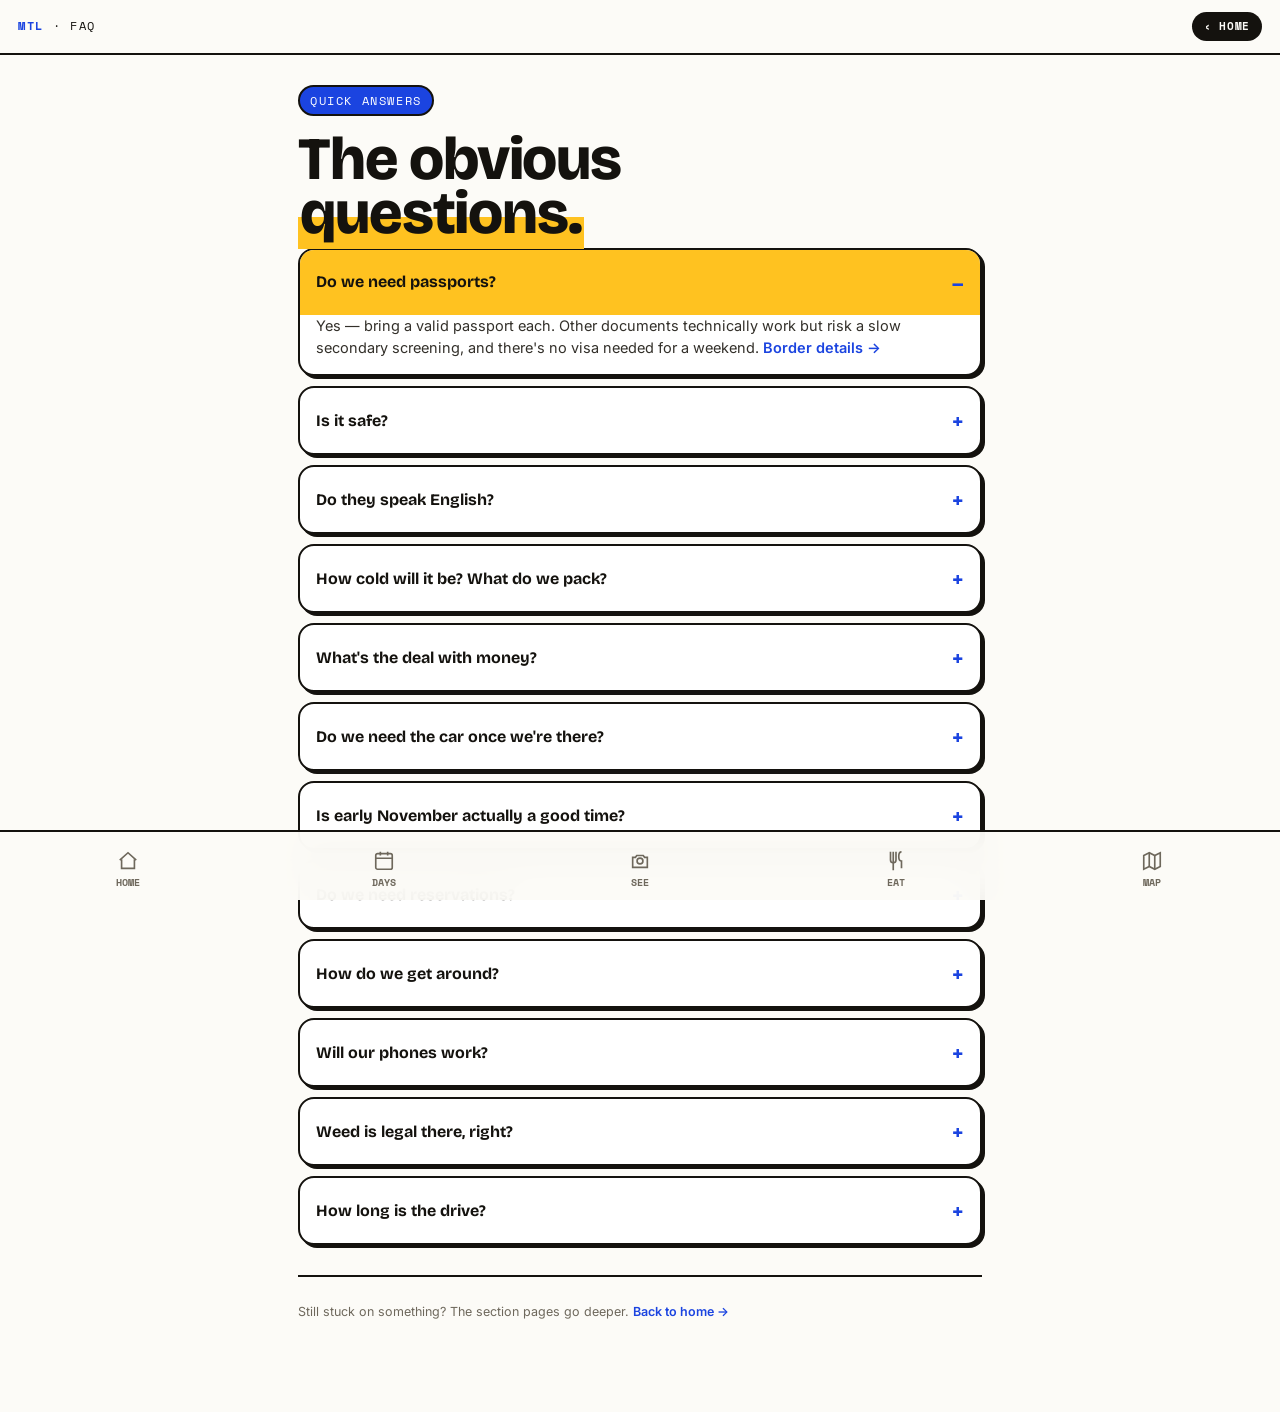
<file: faq.html>
<!DOCTYPE html>
<html lang="en">
<head>
<meta charset="UTF-8">
<meta name="viewport" content="width=device-width, initial-scale=1, viewport-fit=cover">
<meta name="apple-mobile-web-app-capable" content="yes"><meta name="theme-color" content="#FCFBF7">
<title>FAQ — Montréal</title>
<link rel="icon" href="icon.svg"><link rel="apple-touch-icon" href="icon.svg">
<link rel="preconnect" href="https://fonts.googleapis.com"><link rel="preconnect" href="https://fonts.gstatic.com" crossorigin>
<link href="https://fonts.googleapis.com/css2?family=Bricolage+Grotesque:opsz,wght@12..96,600;12..96,700;12..96,800&family=Inter:wght@400;500;600;700&family=Space+Mono:wght@400;700&display=swap" rel="stylesheet">
<style>
/* =========================================================
   Ricky & Lexi — Montréal  ·  poster-pop redesign
   Bright, bold, transit-poster energy for a 20-something trip.
   Mobile-first, app-style. Shared across all pages.
   ========================================================= */

:root{
  --paper:  #FCFBF7;   /* near-white base */
  --card:   #FFFFFF;
  --ink:    #14120E;   /* near-black */
  --muted:  #6E685C;   /* warm grey text */
  --cobalt: #1B44E0;   /* electric blue — dominant accent */
  --red:    #F5482E;   /* hot red-orange */
  --yellow: #FFC220;   /* sunny */
  --teal:   #0FA88E;   /* secondary */
  --line:   #14120E;
  --soft:   rgba(20,18,14,.10);
  --tab-h:  70px;

  --disp: "Bricolage Grotesque", "Inter", sans-serif;
  --sans: "Inter", -apple-system, BlinkMacSystemFont, sans-serif;
  --mono: "Space Mono", ui-monospace, monospace;
}

*{ box-sizing:border-box; margin:0; padding:0; -webkit-tap-highlight-color:transparent; }
html{ -webkit-text-size-adjust:100%; scroll-behavior:smooth; }

body{
  font-family:var(--sans);
  background:var(--paper);
  color:var(--ink);
  line-height:1.5;
  padding-bottom:calc(var(--tab-h) + env(safe-area-inset-bottom));
  overflow-x:hidden;
  -webkit-font-smoothing:antialiased;
}
a{ color:inherit; text-decoration:none; }
img{ max-width:100%; display:block; }

.wrap{ width:100%; max-width:720px; margin:0 auto; padding:0 18px; }

/* ---------- Top bar ---------- */
.topbar{
  position:sticky; top:0; z-index:40;
  display:flex; align-items:center; justify-content:space-between;
  padding:12px 18px; padding-top:calc(12px + env(safe-area-inset-top));
  background:rgba(252,251,247,.85);
  backdrop-filter:blur(14px); -webkit-backdrop-filter:blur(14px);
  border-bottom:2px solid var(--ink);
}
.topbar .mark{ font-family:var(--mono); font-size:12px; letter-spacing:.14em; text-transform:uppercase; }
.topbar .mark b{ color:var(--cobalt); }
.topbar .pill{
  font-family:var(--mono); font-size:11px; letter-spacing:.06em; text-transform:uppercase;
  background:var(--ink); color:var(--paper); border-radius:999px; padding:6px 12px; font-weight:700;
}
.topbar .pill.blue{ background:var(--cobalt); }

/* ---------- Hero ---------- */
.hero{ padding:30px 0 18px; }
.eyebrow{
  display:inline-block; font-family:var(--mono); font-size:11.5px; letter-spacing:.14em;
  text-transform:uppercase; background:var(--yellow); color:var(--ink);
  padding:5px 10px; border:2px solid var(--ink); border-radius:999px; margin-bottom:16px;
}
.eyebrow.blue{ background:var(--cobalt); color:#fff; }
.eyebrow.red{ background:var(--red); color:#fff; }
.hero h1{
  font-family:var(--disp); font-weight:800;
  font-size:clamp(44px,14vw,80px); line-height:.9; letter-spacing:-.02em;
}
.hero h1 .hl{
  background:linear-gradient(transparent 55%, var(--yellow) 55%);
  padding:0 .04em;
}
.hero h1 .blue{ color:var(--cobalt); }
.hero h1 .red{ color:var(--red); }
.hero .sub{ color:var(--muted); font-size:16px; max-width:46ch; margin-top:16px; }

/* ---------- Quick facts ---------- */
.facts{ display:grid; grid-template-columns:repeat(2,1fr); gap:10px; margin:22px 0 6px; }
.fact{ border:2px solid var(--ink); border-radius:16px; padding:14px; background:var(--card); }
.fact .k{ font-family:var(--mono); font-size:10.5px; letter-spacing:.1em; text-transform:uppercase; color:var(--muted); }
.fact .v{ font-family:var(--disp); font-weight:700; font-size:26px; line-height:1.1; margin-top:3px; }
.fact .v small{ font-size:13px; color:var(--muted); font-family:var(--sans); font-weight:500; }
.fact.f-blue{ background:var(--cobalt); color:#fff; } .fact.f-blue .k,.fact.f-blue .v small{ color:rgba(255,255,255,.75); }
.fact.f-red{ background:var(--red); color:#fff; } .fact.f-red .k,.fact.f-red .v small{ color:rgba(255,255,255,.8); }
.fact.f-yellow{ background:var(--yellow); } 

/* ---------- Section heads ---------- */
.shead{ display:flex; align-items:center; gap:10px; margin:36px 0 14px; }
.shead .n{
  font-family:var(--mono); font-size:12px; font-weight:700; color:#fff; background:var(--ink);
  border-radius:8px; padding:3px 8px;
}
.shead h2{ font-family:var(--disp); font-weight:800; font-size:27px; letter-spacing:-.01em; }
.lead{ color:var(--muted); font-size:15px; margin-bottom:16px; max-width:58ch; }

/* ---------- Nav / guide cards ---------- */
.navcards{ display:grid; gap:10px; }
.navcard{
  display:flex; align-items:center; gap:14px; background:var(--card);
  border:2px solid var(--ink); border-radius:18px; padding:15px;
  box-shadow:3px 3px 0 var(--ink); transition:transform .12s ease, box-shadow .12s ease;
}
.navcard:active{ transform:translate(2px,2px); box-shadow:1px 1px 0 var(--ink); }
.navcard .ico{ width:42px; height:42px; flex:0 0 42px; border-radius:12px; display:grid; place-items:center; font-size:21px; border:2px solid var(--ink); }
.navcard .ico.b{ background:var(--cobalt); } .navcard .ico.r{ background:var(--red); }
.navcard .ico.y{ background:var(--yellow); } .navcard .ico.t{ background:var(--teal); }
.navcard .t{ flex:1; } .navcard .t b{ font-size:16.5px; font-weight:700; display:block; font-family:var(--disp); }
.navcard .t span{ color:var(--muted); font-size:13px; }
.navcard .arr{ font-family:var(--disp); font-weight:800; font-size:20px; color:var(--cobalt); }

.grid2{ display:grid; grid-template-columns:1fr 1fr; gap:10px; }
.grid2 .navcard{ flex-direction:column; align-items:flex-start; gap:10px; }
.grid2 .navcard .t b{ font-size:15px; }

/* ---------- Generic card ---------- */
.card{
  background:var(--card); border:2px solid var(--ink); border-radius:18px;
  padding:18px; margin-bottom:12px; box-shadow:3px 3px 0 var(--ink);
}
.card h3{ font-family:var(--disp); font-weight:700; font-size:21px; margin-bottom:3px; letter-spacing:-.01em; }
.card .meta{ font-family:var(--mono); font-size:11px; letter-spacing:.05em; text-transform:uppercase; color:var(--muted); margin-bottom:10px; display:flex; flex-wrap:wrap; gap:5px 10px; align-items:center; }
.card p{ font-size:14.5px; color:#33302A; }
.card p + p{ margin-top:8px; }
.tag{ color:var(--cobalt); font-weight:600; }
.tag.red{ color:var(--red); }

.badge{ display:inline-block; font-family:var(--mono); font-size:10px; letter-spacing:.06em; text-transform:uppercase; padding:3px 8px; border-radius:999px; border:1.5px solid var(--ink); color:var(--ink); }
.badge.pick{ background:var(--yellow); font-weight:700; }
.badge.warn{ background:var(--red); color:#fff; border-color:var(--red); }
.badge.blue{ background:var(--cobalt); color:#fff; border-color:var(--cobalt); }
.price{ color:var(--ink); font-family:var(--mono); font-size:12px; font-weight:700; }

/* colored feature blocks */
.note, .callout{ border:2px solid var(--ink); border-radius:16px; padding:15px; margin:16px 0; font-size:14.5px; box-shadow:3px 3px 0 var(--ink); }
.note{ background:var(--yellow); }
.note b{ font-weight:800; }
.callout{ background:var(--red); color:#fff; }
.callout b{ font-weight:800; }
.info{ background:var(--cobalt); color:#fff; border:2px solid var(--ink); border-radius:16px; padding:15px; margin:16px 0; font-size:14.5px; box-shadow:3px 3px 0 var(--ink); }
.info b{ font-weight:800; }

/* ---------- Day tabs ---------- */
.daytabs{ display:flex; gap:8px; overflow-x:auto; padding:4px 0 12px; position:sticky; top:60px; z-index:30; background:var(--paper); scrollbar-width:none; -webkit-overflow-scrolling:touch; }
.daytabs::-webkit-scrollbar{ display:none; }
.daytab{ flex:0 0 auto; font-family:var(--mono); font-size:12px; letter-spacing:.05em; padding:9px 15px; border-radius:999px; border:2px solid var(--ink); text-transform:uppercase; cursor:pointer; background:var(--card); font-weight:700; }
.daytab.on{ background:var(--cobalt); color:#fff; }
.day{ display:none; } .day.on{ display:block; animation:fade .3s ease; }
.dayhead{ margin:10px 0 4px; }
.dayhead .dnum{ font-family:var(--mono); font-size:12px; letter-spacing:.08em; color:var(--muted); }
.dayhead h2{ font-family:var(--disp); font-weight:800; font-size:30px; letter-spacing:-.015em; }
.dayhead .weather{ color:var(--ink); font-size:13px; margin-top:6px; font-family:var(--mono); background:var(--yellow); display:inline-block; padding:3px 9px; border:2px solid var(--ink); border-radius:999px; }

/* timeline */
.tl{ position:relative; margin:20px 0 8px; padding-left:24px; }
.tl::before{ content:""; position:absolute; left:6px; top:6px; bottom:12px; width:2px; background:var(--ink); }
.stop{ position:relative; padding:0 0 20px; }
.stop::before{ content:""; position:absolute; left:-24px; top:4px; width:12px; height:12px; border-radius:50%; background:var(--cobalt); border:2px solid var(--ink); }
.stop.eat::before{ background:var(--red); } .stop.see::before{ background:var(--yellow); } .stop.bar::before{ background:var(--teal); }
.stop .time{ font-family:var(--mono); font-size:11px; letter-spacing:.06em; color:var(--cobalt); text-transform:uppercase; font-weight:700; }
.stop h4{ font-size:16.5px; font-weight:700; margin:2px 0 3px; font-family:var(--disp); }
.stop p{ font-size:14px; color:#33302A; }
.stop .kind{ font-family:var(--mono); font-size:10px; text-transform:uppercase; letter-spacing:.08em; color:var(--muted); }

/* ---------- chips / filters ---------- */
.chips{ display:flex; gap:8px; overflow-x:auto; padding:2px 0 14px; scrollbar-width:none; -webkit-overflow-scrolling:touch; }
.chips::-webkit-scrollbar{ display:none; }
.chip{ flex:0 0 auto; font-family:var(--mono); font-size:11px; letter-spacing:.04em; padding:8px 12px; border-radius:999px; border:2px solid var(--ink); text-transform:uppercase; cursor:pointer; user-select:none; background:var(--card); font-weight:700; }
.chip.on{ background:var(--ink); color:var(--paper); }
.chip .dot{ display:inline-block; width:9px; height:9px; border-radius:50%; margin-right:6px; vertical-align:middle; border:1px solid var(--ink); }

/* ---------- Map ---------- */
#map{ height:60vh; min-height:380px; width:100%; border-radius:20px; border:2px solid var(--ink); overflow:hidden; margin-bottom:14px; box-shadow:3px 3px 0 var(--ink); }
.leaflet-popup-content-wrapper{ background:var(--card); color:var(--ink); border-radius:14px; border:2px solid var(--ink); }
.leaflet-popup-tip{ background:var(--card); border:2px solid var(--ink); }
.leaflet-popup-content{ margin:12px 14px; font-family:var(--sans); }
.leaflet-popup-content b{ font-family:var(--disp); font-weight:700; font-size:17px; }
.leaflet-popup-content .pk{ font-family:var(--mono); font-size:10px; letter-spacing:.06em; text-transform:uppercase; color:var(--cobalt); display:block; margin:3px 0 4px; font-weight:700; }
.leaflet-popup-content a{ color:var(--cobalt); font-family:var(--mono); font-size:12px; font-weight:700; }

/* ---------- FAQ ---------- */
.faq details{ border:2px solid var(--ink); border-radius:16px; margin-bottom:10px; background:var(--card); overflow:hidden; box-shadow:3px 3px 0 var(--ink); }
.faq summary{ list-style:none; cursor:pointer; padding:16px; font-family:var(--disp); font-weight:700; font-size:16px; display:flex; justify-content:space-between; gap:12px; align-items:center; }
.faq summary::-webkit-details-marker{ display:none; }
.faq summary::after{ content:"+"; font-family:var(--mono); font-size:22px; color:var(--cobalt); }
.faq details[open] summary::after{ content:"–"; }
.faq details[open] summary{ background:var(--yellow); }
.faq .a{ padding:0 16px 16px; font-size:14.5px; color:#33302A; }

/* ---------- Bottom app tab bar ---------- */
.tabbar{ position:fixed; left:0; right:0; bottom:0; z-index:50; height:calc(var(--tab-h) + env(safe-area-inset-bottom)); padding-bottom:env(safe-area-inset-bottom); display:flex; background:rgba(252,251,247,.94); backdrop-filter:blur(16px); -webkit-backdrop-filter:blur(16px); border-top:2px solid var(--ink); }
.tabbar a{ flex:1; display:flex; flex-direction:column; align-items:center; justify-content:center; gap:3px; color:var(--muted); font-size:10px; font-family:var(--mono); letter-spacing:.02em; text-transform:uppercase; padding-top:8px; font-weight:700; }
.tabbar a svg{ width:22px; height:22px; stroke:currentColor; fill:none; stroke-width:1.8; }
.tabbar a.on{ color:var(--cobalt); }

/* ---------- misc ---------- */
.foot{ color:var(--muted); font-size:12.5px; padding:26px 0 20px; border-top:2px solid var(--ink); margin-top:30px; }
.foot a{ color:var(--cobalt); font-weight:600; }
.back{ display:inline-block; font-family:var(--mono); font-size:11px; text-transform:uppercase; letter-spacing:.06em; color:var(--muted); margin:6px 0 0; }
.rule{ height:0; border-top:2px dashed var(--soft); margin:20px 0; }
ul.clean{ list-style:none; margin:6px 0; } ul.clean li{ position:relative; padding-left:20px; margin-bottom:7px; font-size:14.5px; color:#33302A; }
ul.clean li::before{ content:"→"; position:absolute; left:0; color:var(--cobalt); font-weight:700; }

@keyframes fade{ from{opacity:0; transform:translateY(6px);} to{opacity:1; transform:none;} }
@media (prefers-reduced-motion:reduce){ *{ animation:none !important; transition:none !important; scroll-behavior:auto; } }
@media (min-width:600px){ .facts{ grid-template-columns:repeat(4,1fr); } }

</style>
</head>
<body>

<div class="topbar"><div class="mark"><b>MTL</b> · faq</div><a class="pill" href="index.html">‹ home</a></div>

<div class="wrap">
  <section class="hero" style="padding-bottom:8px">
    <span class="eyebrow blue">Quick answers</span>
    <h1 style="font-size:clamp(38px,11vw,60px)">The obvious<br><span class="hl">questions.</span></h1>
  </section>

  <div class="faq">
    <details open><summary>Do we need passports?</summary><div class="a">Yes — bring a valid passport each. Other documents technically work but risk a slow secondary screening, and there's no visa needed for a weekend. <a class="tag" href="border.html">Border details →</a></div></details>

    <details><summary>Is it safe?</summary><div class="a">Very — it's one of the safest major cities in North America. Violent crime is rare; petty theft (phones, pickpockets in crowds) is the real risk, and icy sidewalks are the bigger hazard in November. Your whole itinerary is in the safe, busy areas. <a class="tag" href="safety.html">Full safety page →</a></div></details>

    <details><summary>Do they speak English?</summary><div class="a">French is the official language, but Montréal is very bilingual — especially in restaurants, hotels, and tourist areas, English is widely spoken. A friendly "bonjour / hi" is the local greeting. Knowing "merci" and "s'il vous plaît" goes a long way.</div></details>

    <details><summary>How cold will it be? What do we pack?</summary><div class="a">Early November highs run around <b>47°F</b>, colder at night, with a decent chance of rain and maybe first flurries. Pack warm layers, a waterproof shell, and <b>shoes with grip</b> for icy sidewalks. It's dark by ~4:40pm, so plan outdoor stuff for midday. <a class="tag" href="drive.html">Packing list →</a></div></details>

    <details><summary>What's the deal with money?</summary><div class="a">Everything's in Canadian dollars, and $1 USD ≈ $1.41 CAD — so knock ~30% off any price to see it in USD. Tap/contactless works nearly everywhere; carry a little cash for the deli and bagel shops. Use a no-foreign-fee card. <a class="tag" href="money.html">Money page →</a></div></details>

    <details><summary>Do we need the car once we're there?</summary><div class="a">No. Park it at the hotel and leave it — Old Montréal is walkable and the metro covers the rest. Driving downtown just means fighting one-way streets and paying for parking. <a class="tag" href="drive.html">Parking →</a></div></details>

    <details><summary>Is early November actually a good time?</summary><div class="a">For this kind of trip, yes — it's shoulder season, so hotels are cheaper and crowds are thin, and your dates land inside <b>MTLàTABLE</b> restaurant week. The trade-off is short, cold, sometimes-wet days, so it's an indoor-culture-and-food weekend rather than a patio one.</div></details>

    <details><summary>Do we need reservations?</summary><div class="a">For dinners, yes — book a week out, and earlier for the big rooms (Le Club Chasse et Pêche) during restaurant week. The hidden cocktail bars don't take reservations; just go a little early. Bota Bota (the spa) — book the thermal circuit ahead.</div></details>

    <details><summary>How do we get around?</summary><div class="a">Walk within neighborhoods; take the <b>metro</b> between them (clean, cheap, warm — grab a multi-day OPUS card). Rideshare and taxis work late at night. The Underground City connects a lot of downtown without going outside.</div></details>

    <details><summary>Will our phones work?</summary><div class="a">Yes, but check your plan — add a Canada day-pass or an eSIM so you're not roaming blind. Wifi is everywhere. Tell your bank you'll be in Canada so your cards don't get flagged.</div></details>

    <details><summary>Weed is legal there, right?</summary><div class="a">Cannabis is legal in Canada for adults (21+ in Québec, bought at the government SQDC), but you <b>cannot carry it across the border</b> in either direction — that's still a federal offense both ways. Buy and finish it in Canada, or skip it.</div></details>

    <details><summary>How long is the drive?</summary><div class="a">Roughly <b>6 hours</b> (~330 miles) from Fairfield County before the border — via Vermont (I-91→I-89) or New York (I-87). Leave in the morning to cross in daylight, and check live routing the day-of. <a class="tag" href="drive.html">Route →</a></div></details>
  </div>

  <div class="foot">Still stuck on something? The section pages go deeper. <a href="index.html">Back to home →</a></div>
</div>

<nav class="tabbar">
  <a href="index.html"><svg viewBox="0 0 24 24"><path d="M3 11l9-8 9 8"/><path d="M5 10v10h14V10"/></svg>Home</a>
  <a href="itinerary.html"><svg viewBox="0 0 24 24"><rect x="3" y="4" width="18" height="17" rx="2"/><path d="M3 9h18M8 2v4M16 2v4"/></svg>Days</a>
  <a href="see.html"><svg viewBox="0 0 24 24"><circle cx="12" cy="12" r="3.2"/><path d="M4 8h3l1.5-2h7L17 8h3v11H4z"/></svg>See</a>
  <a href="eat.html"><svg viewBox="0 0 24 24"><path d="M6 2v9a3 3 0 006 0V2M9 2v20M18 2c-2 0-3 2-3 5s1 5 3 5v8"/></svg>Eat</a>
  <a href="map.html"><svg viewBox="0 0 24 24"><path d="M9 3L3 6v15l6-3 6 3 6-3V3l-6 3-6-3z"/><path d="M9 3v15M15 6v15"/></svg>Map</a>
</nav>
</body>
</html>
</file>
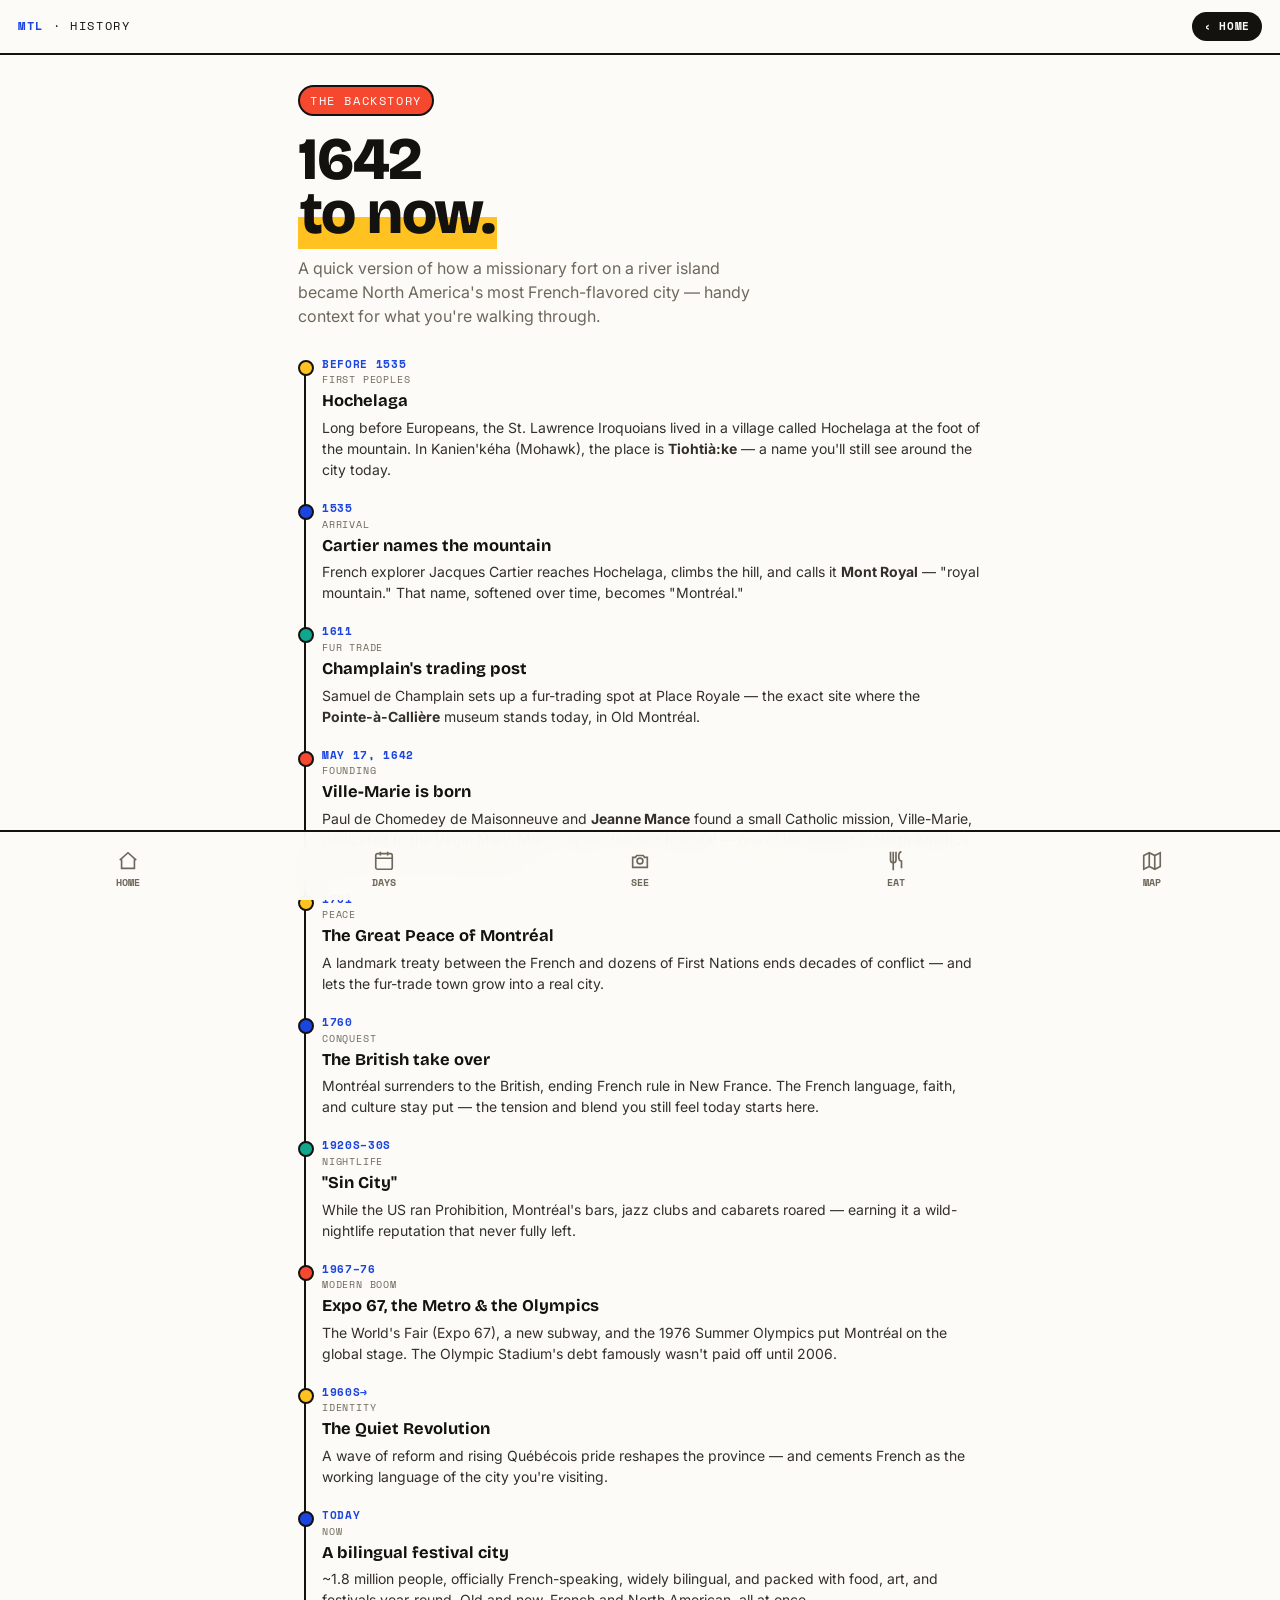
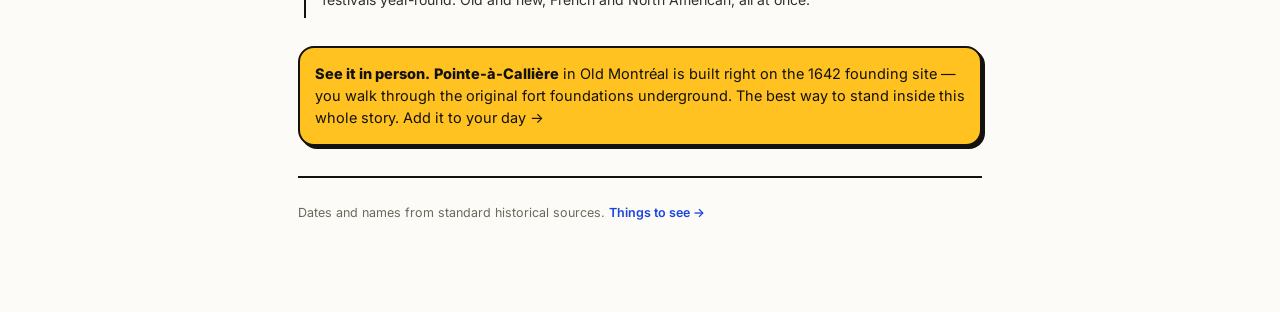
<file: history.html>
<!DOCTYPE html>
<html lang="en">
<head>
<meta charset="UTF-8">
<meta name="viewport" content="width=device-width, initial-scale=1, viewport-fit=cover">
<meta name="apple-mobile-web-app-capable" content="yes"><meta name="theme-color" content="#FCFBF7">
<title>History — Montréal</title>
<link rel="icon" href="icon.svg"><link rel="apple-touch-icon" href="icon.svg">
<link rel="preconnect" href="https://fonts.googleapis.com"><link rel="preconnect" href="https://fonts.gstatic.com" crossorigin>
<link href="https://fonts.googleapis.com/css2?family=Bricolage+Grotesque:opsz,wght@12..96,600;12..96,700;12..96,800&family=Inter:wght@400;500;600;700&family=Space+Mono:wght@400;700&display=swap" rel="stylesheet">
<style>
/* =========================================================
   Ricky & Lexi — Montréal  ·  poster-pop redesign
   Bright, bold, transit-poster energy for a 20-something trip.
   Mobile-first, app-style. Shared across all pages.
   ========================================================= */

:root{
  --paper:  #FCFBF7;   /* near-white base */
  --card:   #FFFFFF;
  --ink:    #14120E;   /* near-black */
  --muted:  #6E685C;   /* warm grey text */
  --cobalt: #1B44E0;   /* electric blue — dominant accent */
  --red:    #F5482E;   /* hot red-orange */
  --yellow: #FFC220;   /* sunny */
  --teal:   #0FA88E;   /* secondary */
  --line:   #14120E;
  --soft:   rgba(20,18,14,.10);
  --tab-h:  70px;

  --disp: "Bricolage Grotesque", "Inter", sans-serif;
  --sans: "Inter", -apple-system, BlinkMacSystemFont, sans-serif;
  --mono: "Space Mono", ui-monospace, monospace;
}

*{ box-sizing:border-box; margin:0; padding:0; -webkit-tap-highlight-color:transparent; }
html{ -webkit-text-size-adjust:100%; scroll-behavior:smooth; }

body{
  font-family:var(--sans);
  background:var(--paper);
  color:var(--ink);
  line-height:1.5;
  padding-bottom:calc(var(--tab-h) + env(safe-area-inset-bottom));
  overflow-x:hidden;
  -webkit-font-smoothing:antialiased;
}
a{ color:inherit; text-decoration:none; }
img{ max-width:100%; display:block; }

.wrap{ width:100%; max-width:720px; margin:0 auto; padding:0 18px; }

/* ---------- Top bar ---------- */
.topbar{
  position:sticky; top:0; z-index:40;
  display:flex; align-items:center; justify-content:space-between;
  padding:12px 18px; padding-top:calc(12px + env(safe-area-inset-top));
  background:rgba(252,251,247,.85);
  backdrop-filter:blur(14px); -webkit-backdrop-filter:blur(14px);
  border-bottom:2px solid var(--ink);
}
.topbar .mark{ font-family:var(--mono); font-size:12px; letter-spacing:.14em; text-transform:uppercase; }
.topbar .mark b{ color:var(--cobalt); }
.topbar .pill{
  font-family:var(--mono); font-size:11px; letter-spacing:.06em; text-transform:uppercase;
  background:var(--ink); color:var(--paper); border-radius:999px; padding:6px 12px; font-weight:700;
}
.topbar .pill.blue{ background:var(--cobalt); }

/* ---------- Hero ---------- */
.hero{ padding:30px 0 18px; }
.eyebrow{
  display:inline-block; font-family:var(--mono); font-size:11.5px; letter-spacing:.14em;
  text-transform:uppercase; background:var(--yellow); color:var(--ink);
  padding:5px 10px; border:2px solid var(--ink); border-radius:999px; margin-bottom:16px;
}
.eyebrow.blue{ background:var(--cobalt); color:#fff; }
.eyebrow.red{ background:var(--red); color:#fff; }
.hero h1{
  font-family:var(--disp); font-weight:800;
  font-size:clamp(44px,14vw,80px); line-height:.9; letter-spacing:-.02em;
}
.hero h1 .hl{
  background:linear-gradient(transparent 55%, var(--yellow) 55%);
  padding:0 .04em;
}
.hero h1 .blue{ color:var(--cobalt); }
.hero h1 .red{ color:var(--red); }
.hero .sub{ color:var(--muted); font-size:16px; max-width:46ch; margin-top:16px; }

/* ---------- Quick facts ---------- */
.facts{ display:grid; grid-template-columns:repeat(2,1fr); gap:10px; margin:22px 0 6px; }
.fact{ border:2px solid var(--ink); border-radius:16px; padding:14px; background:var(--card); }
.fact .k{ font-family:var(--mono); font-size:10.5px; letter-spacing:.1em; text-transform:uppercase; color:var(--muted); }
.fact .v{ font-family:var(--disp); font-weight:700; font-size:26px; line-height:1.1; margin-top:3px; }
.fact .v small{ font-size:13px; color:var(--muted); font-family:var(--sans); font-weight:500; }
.fact.f-blue{ background:var(--cobalt); color:#fff; } .fact.f-blue .k,.fact.f-blue .v small{ color:rgba(255,255,255,.75); }
.fact.f-red{ background:var(--red); color:#fff; } .fact.f-red .k,.fact.f-red .v small{ color:rgba(255,255,255,.8); }
.fact.f-yellow{ background:var(--yellow); } 

/* ---------- Section heads ---------- */
.shead{ display:flex; align-items:center; gap:10px; margin:36px 0 14px; }
.shead .n{
  font-family:var(--mono); font-size:12px; font-weight:700; color:#fff; background:var(--ink);
  border-radius:8px; padding:3px 8px;
}
.shead h2{ font-family:var(--disp); font-weight:800; font-size:27px; letter-spacing:-.01em; }
.lead{ color:var(--muted); font-size:15px; margin-bottom:16px; max-width:58ch; }

/* ---------- Nav / guide cards ---------- */
.navcards{ display:grid; gap:10px; }
.navcard{
  display:flex; align-items:center; gap:14px; background:var(--card);
  border:2px solid var(--ink); border-radius:18px; padding:15px;
  box-shadow:3px 3px 0 var(--ink); transition:transform .12s ease, box-shadow .12s ease;
}
.navcard:active{ transform:translate(2px,2px); box-shadow:1px 1px 0 var(--ink); }
.navcard .ico{ width:42px; height:42px; flex:0 0 42px; border-radius:12px; display:grid; place-items:center; font-size:21px; border:2px solid var(--ink); }
.navcard .ico.b{ background:var(--cobalt); } .navcard .ico.r{ background:var(--red); }
.navcard .ico.y{ background:var(--yellow); } .navcard .ico.t{ background:var(--teal); }
.navcard .t{ flex:1; } .navcard .t b{ font-size:16.5px; font-weight:700; display:block; font-family:var(--disp); }
.navcard .t span{ color:var(--muted); font-size:13px; }
.navcard .arr{ font-family:var(--disp); font-weight:800; font-size:20px; color:var(--cobalt); }

.grid2{ display:grid; grid-template-columns:1fr 1fr; gap:10px; }
.grid2 .navcard{ flex-direction:column; align-items:flex-start; gap:10px; }
.grid2 .navcard .t b{ font-size:15px; }

/* ---------- Generic card ---------- */
.card{
  background:var(--card); border:2px solid var(--ink); border-radius:18px;
  padding:18px; margin-bottom:12px; box-shadow:3px 3px 0 var(--ink);
}
.card h3{ font-family:var(--disp); font-weight:700; font-size:21px; margin-bottom:3px; letter-spacing:-.01em; }
.card .meta{ font-family:var(--mono); font-size:11px; letter-spacing:.05em; text-transform:uppercase; color:var(--muted); margin-bottom:10px; display:flex; flex-wrap:wrap; gap:5px 10px; align-items:center; }
.card p{ font-size:14.5px; color:#33302A; }
.card p + p{ margin-top:8px; }
.tag{ color:var(--cobalt); font-weight:600; }
.tag.red{ color:var(--red); }

.badge{ display:inline-block; font-family:var(--mono); font-size:10px; letter-spacing:.06em; text-transform:uppercase; padding:3px 8px; border-radius:999px; border:1.5px solid var(--ink); color:var(--ink); }
.badge.pick{ background:var(--yellow); font-weight:700; }
.badge.warn{ background:var(--red); color:#fff; border-color:var(--red); }
.badge.blue{ background:var(--cobalt); color:#fff; border-color:var(--cobalt); }
.price{ color:var(--ink); font-family:var(--mono); font-size:12px; font-weight:700; }

/* colored feature blocks */
.note, .callout{ border:2px solid var(--ink); border-radius:16px; padding:15px; margin:16px 0; font-size:14.5px; box-shadow:3px 3px 0 var(--ink); }
.note{ background:var(--yellow); }
.note b{ font-weight:800; }
.callout{ background:var(--red); color:#fff; }
.callout b{ font-weight:800; }
.info{ background:var(--cobalt); color:#fff; border:2px solid var(--ink); border-radius:16px; padding:15px; margin:16px 0; font-size:14.5px; box-shadow:3px 3px 0 var(--ink); }
.info b{ font-weight:800; }

/* ---------- Day tabs ---------- */
.daytabs{ display:flex; gap:8px; overflow-x:auto; padding:4px 0 12px; position:sticky; top:60px; z-index:30; background:var(--paper); scrollbar-width:none; -webkit-overflow-scrolling:touch; }
.daytabs::-webkit-scrollbar{ display:none; }
.daytab{ flex:0 0 auto; font-family:var(--mono); font-size:12px; letter-spacing:.05em; padding:9px 15px; border-radius:999px; border:2px solid var(--ink); text-transform:uppercase; cursor:pointer; background:var(--card); font-weight:700; }
.daytab.on{ background:var(--cobalt); color:#fff; }
.day{ display:none; } .day.on{ display:block; animation:fade .3s ease; }
.dayhead{ margin:10px 0 4px; }
.dayhead .dnum{ font-family:var(--mono); font-size:12px; letter-spacing:.08em; color:var(--muted); }
.dayhead h2{ font-family:var(--disp); font-weight:800; font-size:30px; letter-spacing:-.015em; }
.dayhead .weather{ color:var(--ink); font-size:13px; margin-top:6px; font-family:var(--mono); background:var(--yellow); display:inline-block; padding:3px 9px; border:2px solid var(--ink); border-radius:999px; }

/* timeline */
.tl{ position:relative; margin:20px 0 8px; padding-left:24px; }
.tl::before{ content:""; position:absolute; left:6px; top:6px; bottom:12px; width:2px; background:var(--ink); }
.stop{ position:relative; padding:0 0 20px; }
.stop::before{ content:""; position:absolute; left:-24px; top:4px; width:12px; height:12px; border-radius:50%; background:var(--cobalt); border:2px solid var(--ink); }
.stop.eat::before{ background:var(--red); } .stop.see::before{ background:var(--yellow); } .stop.bar::before{ background:var(--teal); }
.stop .time{ font-family:var(--mono); font-size:11px; letter-spacing:.06em; color:var(--cobalt); text-transform:uppercase; font-weight:700; }
.stop h4{ font-size:16.5px; font-weight:700; margin:2px 0 3px; font-family:var(--disp); }
.stop p{ font-size:14px; color:#33302A; }
.stop .kind{ font-family:var(--mono); font-size:10px; text-transform:uppercase; letter-spacing:.08em; color:var(--muted); }

/* ---------- chips / filters ---------- */
.chips{ display:flex; gap:8px; overflow-x:auto; padding:2px 0 14px; scrollbar-width:none; -webkit-overflow-scrolling:touch; }
.chips::-webkit-scrollbar{ display:none; }
.chip{ flex:0 0 auto; font-family:var(--mono); font-size:11px; letter-spacing:.04em; padding:8px 12px; border-radius:999px; border:2px solid var(--ink); text-transform:uppercase; cursor:pointer; user-select:none; background:var(--card); font-weight:700; }
.chip.on{ background:var(--ink); color:var(--paper); }
.chip .dot{ display:inline-block; width:9px; height:9px; border-radius:50%; margin-right:6px; vertical-align:middle; border:1px solid var(--ink); }

/* ---------- Map ---------- */
#map{ height:60vh; min-height:380px; width:100%; border-radius:20px; border:2px solid var(--ink); overflow:hidden; margin-bottom:14px; box-shadow:3px 3px 0 var(--ink); }
.leaflet-popup-content-wrapper{ background:var(--card); color:var(--ink); border-radius:14px; border:2px solid var(--ink); }
.leaflet-popup-tip{ background:var(--card); border:2px solid var(--ink); }
.leaflet-popup-content{ margin:12px 14px; font-family:var(--sans); }
.leaflet-popup-content b{ font-family:var(--disp); font-weight:700; font-size:17px; }
.leaflet-popup-content .pk{ font-family:var(--mono); font-size:10px; letter-spacing:.06em; text-transform:uppercase; color:var(--cobalt); display:block; margin:3px 0 4px; font-weight:700; }
.leaflet-popup-content a{ color:var(--cobalt); font-family:var(--mono); font-size:12px; font-weight:700; }

/* ---------- FAQ ---------- */
.faq details{ border:2px solid var(--ink); border-radius:16px; margin-bottom:10px; background:var(--card); overflow:hidden; box-shadow:3px 3px 0 var(--ink); }
.faq summary{ list-style:none; cursor:pointer; padding:16px; font-family:var(--disp); font-weight:700; font-size:16px; display:flex; justify-content:space-between; gap:12px; align-items:center; }
.faq summary::-webkit-details-marker{ display:none; }
.faq summary::after{ content:"+"; font-family:var(--mono); font-size:22px; color:var(--cobalt); }
.faq details[open] summary::after{ content:"–"; }
.faq details[open] summary{ background:var(--yellow); }
.faq .a{ padding:0 16px 16px; font-size:14.5px; color:#33302A; }

/* ---------- Bottom app tab bar ---------- */
.tabbar{ position:fixed; left:0; right:0; bottom:0; z-index:50; height:calc(var(--tab-h) + env(safe-area-inset-bottom)); padding-bottom:env(safe-area-inset-bottom); display:flex; background:rgba(252,251,247,.94); backdrop-filter:blur(16px); -webkit-backdrop-filter:blur(16px); border-top:2px solid var(--ink); }
.tabbar a{ flex:1; display:flex; flex-direction:column; align-items:center; justify-content:center; gap:3px; color:var(--muted); font-size:10px; font-family:var(--mono); letter-spacing:.02em; text-transform:uppercase; padding-top:8px; font-weight:700; }
.tabbar a svg{ width:22px; height:22px; stroke:currentColor; fill:none; stroke-width:1.8; }
.tabbar a.on{ color:var(--cobalt); }

/* ---------- misc ---------- */
.foot{ color:var(--muted); font-size:12.5px; padding:26px 0 20px; border-top:2px solid var(--ink); margin-top:30px; }
.foot a{ color:var(--cobalt); font-weight:600; }
.back{ display:inline-block; font-family:var(--mono); font-size:11px; text-transform:uppercase; letter-spacing:.06em; color:var(--muted); margin:6px 0 0; }
.rule{ height:0; border-top:2px dashed var(--soft); margin:20px 0; }
ul.clean{ list-style:none; margin:6px 0; } ul.clean li{ position:relative; padding-left:20px; margin-bottom:7px; font-size:14.5px; color:#33302A; }
ul.clean li::before{ content:"→"; position:absolute; left:0; color:var(--cobalt); font-weight:700; }

@keyframes fade{ from{opacity:0; transform:translateY(6px);} to{opacity:1; transform:none;} }
@media (prefers-reduced-motion:reduce){ *{ animation:none !important; transition:none !important; scroll-behavior:auto; } }
@media (min-width:600px){ .facts{ grid-template-columns:repeat(4,1fr); } }

</style>
</head>
<body>

<div class="topbar"><div class="mark"><b>MTL</b> · history</div><a class="pill" href="index.html">‹ home</a></div>

<div class="wrap">
  <section class="hero" style="padding-bottom:8px">
    <span class="eyebrow red">The backstory</span>
    <h1 style="font-size:clamp(38px,11vw,60px)">1642<br><span class="hl">to now.</span></h1>
    <p class="sub">A quick version of how a missionary fort on a river island became North America's most French-flavored city — handy context for what you're walking through.</p>
  </section>

  <div class="tl">
    <div class="stop see"><div class="time">before 1535</div><div class="kind">First peoples</div><h4>Hochelaga</h4><p>Long before Europeans, the St. Lawrence Iroquoians lived in a village called Hochelaga at the foot of the mountain. In Kanien'kéha (Mohawk), the place is <b>Tiohtià:ke</b> — a name you'll still see around the city today.</p></div>
    <div class="stop"><div class="time">1535</div><div class="kind">Arrival</div><h4>Cartier names the mountain</h4><p>French explorer Jacques Cartier reaches Hochelaga, climbs the hill, and calls it <b>Mont Royal</b> — "royal mountain." That name, softened over time, becomes "Montréal."</p></div>
    <div class="stop bar"><div class="time">1611</div><div class="kind">Fur trade</div><h4>Champlain's trading post</h4><p>Samuel de Champlain sets up a fur-trading spot at Place Royale — the exact site where the <b>Pointe-à-Callière</b> museum stands today, in Old Montréal.</p></div>
    <div class="stop eat"><div class="time">May 17, 1642</div><div class="kind">Founding</div><h4>Ville-Marie is born</h4><p>Paul de Chomedey de Maisonneuve and <b>Jeanne Mance</b> found a small Catholic mission, Ville-Marie, dedicated to the Virgin Mary. Mance opens the first hospital — one of the earliest in North America. This fort is the city's beginning.</p></div>
    <div class="stop see"><div class="time">1701</div><div class="kind">Peace</div><h4>The Great Peace of Montréal</h4><p>A landmark treaty between the French and dozens of First Nations ends decades of conflict — and lets the fur-trade town grow into a real city.</p></div>
    <div class="stop"><div class="time">1760</div><div class="kind">Conquest</div><h4>The British take over</h4><p>Montréal surrenders to the British, ending French rule in New France. The French language, faith, and culture stay put — the tension and blend you still feel today starts here.</p></div>
    <div class="stop bar"><div class="time">1920s–30s</div><div class="kind">Nightlife</div><h4>"Sin City"</h4><p>While the US ran Prohibition, Montréal's bars, jazz clubs and cabarets roared — earning it a wild-nightlife reputation that never fully left.</p></div>
    <div class="stop eat"><div class="time">1967–76</div><div class="kind">Modern boom</div><h4>Expo 67, the Metro &amp; the Olympics</h4><p>The World's Fair (Expo 67), a new subway, and the 1976 Summer Olympics put Montréal on the global stage. The Olympic Stadium's debt famously wasn't paid off until 2006.</p></div>
    <div class="stop see"><div class="time">1960s→</div><div class="kind">Identity</div><h4>The Quiet Revolution</h4><p>A wave of reform and rising Québécois pride reshapes the province — and cements French as the working language of the city you're visiting.</p></div>
    <div class="stop"><div class="time">today</div><div class="kind">Now</div><h4>A bilingual festival city</h4><p>~1.8 million people, officially French-speaking, widely bilingual, and packed with food, art, and festivals year-round. Old and new, French and North American, all at once.</p></div>
  </div>

  <div class="note"><b>See it in person.</b> <b>Pointe-à-Callière</b> in Old Montréal is built right on the 1642 founding site — you walk through the original fort foundations underground. The best way to stand inside this whole story. <a href="see.html">Add it to your day →</a></div>

  <div class="foot">Dates and names from standard historical sources. <a href="see.html">Things to see →</a></div>
</div>

<nav class="tabbar">
  <a href="index.html"><svg viewBox="0 0 24 24"><path d="M3 11l9-8 9 8"/><path d="M5 10v10h14V10"/></svg>Home</a>
  <a href="itinerary.html"><svg viewBox="0 0 24 24"><rect x="3" y="4" width="18" height="17" rx="2"/><path d="M3 9h18M8 2v4M16 2v4"/></svg>Days</a>
  <a href="see.html"><svg viewBox="0 0 24 24"><circle cx="12" cy="12" r="3.2"/><path d="M4 8h3l1.5-2h7L17 8h3v11H4z"/></svg>See</a>
  <a href="eat.html"><svg viewBox="0 0 24 24"><path d="M6 2v9a3 3 0 006 0V2M9 2v20M18 2c-2 0-3 2-3 5s1 5 3 5v8"/></svg>Eat</a>
  <a href="map.html"><svg viewBox="0 0 24 24"><path d="M9 3L3 6v15l6-3 6 3 6-3V3l-6 3-6-3z"/><path d="M9 3v15M15 6v15"/></svg>Map</a>
</nav>
</body>
</html>
</file>
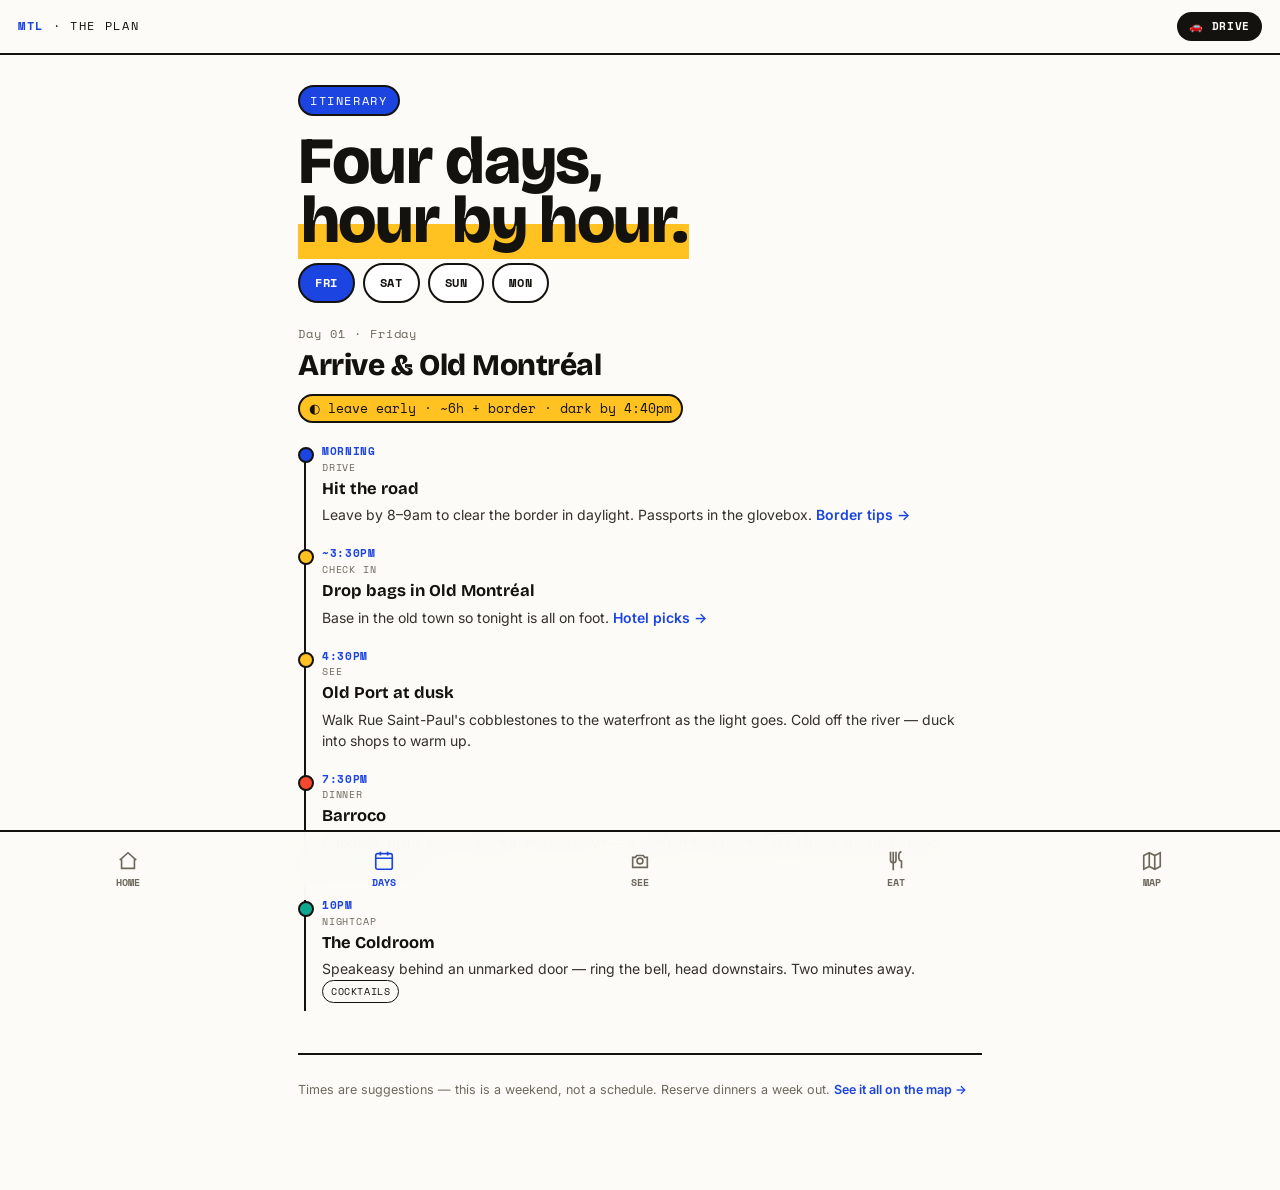
<file: itinerary.html>
<!DOCTYPE html>
<html lang="en">
<head>
<meta charset="UTF-8">
<meta name="viewport" content="width=device-width, initial-scale=1, viewport-fit=cover">
<meta name="apple-mobile-web-app-capable" content="yes">
<meta name="theme-color" content="#FCFBF7">
<title>The 4 Days — Montréal</title>
<link rel="icon" href="icon.svg"><link rel="apple-touch-icon" href="icon.svg">
<link rel="preconnect" href="https://fonts.googleapis.com"><link rel="preconnect" href="https://fonts.gstatic.com" crossorigin>
<link href="https://fonts.googleapis.com/css2?family=Bricolage+Grotesque:opsz,wght@12..96,600;12..96,700;12..96,800&family=Inter:wght@400;500;600;700&family=Space+Mono:wght@400;700&display=swap" rel="stylesheet">
<style>
/* =========================================================
   Ricky & Lexi — Montréal  ·  poster-pop redesign
   Bright, bold, transit-poster energy for a 20-something trip.
   Mobile-first, app-style. Shared across all pages.
   ========================================================= */

:root{
  --paper:  #FCFBF7;   /* near-white base */
  --card:   #FFFFFF;
  --ink:    #14120E;   /* near-black */
  --muted:  #6E685C;   /* warm grey text */
  --cobalt: #1B44E0;   /* electric blue — dominant accent */
  --red:    #F5482E;   /* hot red-orange */
  --yellow: #FFC220;   /* sunny */
  --teal:   #0FA88E;   /* secondary */
  --line:   #14120E;
  --soft:   rgba(20,18,14,.10);
  --tab-h:  70px;

  --disp: "Bricolage Grotesque", "Inter", sans-serif;
  --sans: "Inter", -apple-system, BlinkMacSystemFont, sans-serif;
  --mono: "Space Mono", ui-monospace, monospace;
}

*{ box-sizing:border-box; margin:0; padding:0; -webkit-tap-highlight-color:transparent; }
html{ -webkit-text-size-adjust:100%; scroll-behavior:smooth; }

body{
  font-family:var(--sans);
  background:var(--paper);
  color:var(--ink);
  line-height:1.5;
  padding-bottom:calc(var(--tab-h) + env(safe-area-inset-bottom));
  overflow-x:hidden;
  -webkit-font-smoothing:antialiased;
}
a{ color:inherit; text-decoration:none; }
img{ max-width:100%; display:block; }

.wrap{ width:100%; max-width:720px; margin:0 auto; padding:0 18px; }

/* ---------- Top bar ---------- */
.topbar{
  position:sticky; top:0; z-index:40;
  display:flex; align-items:center; justify-content:space-between;
  padding:12px 18px; padding-top:calc(12px + env(safe-area-inset-top));
  background:rgba(252,251,247,.85);
  backdrop-filter:blur(14px); -webkit-backdrop-filter:blur(14px);
  border-bottom:2px solid var(--ink);
}
.topbar .mark{ font-family:var(--mono); font-size:12px; letter-spacing:.14em; text-transform:uppercase; }
.topbar .mark b{ color:var(--cobalt); }
.topbar .pill{
  font-family:var(--mono); font-size:11px; letter-spacing:.06em; text-transform:uppercase;
  background:var(--ink); color:var(--paper); border-radius:999px; padding:6px 12px; font-weight:700;
}
.topbar .pill.blue{ background:var(--cobalt); }

/* ---------- Hero ---------- */
.hero{ padding:30px 0 18px; }
.eyebrow{
  display:inline-block; font-family:var(--mono); font-size:11.5px; letter-spacing:.14em;
  text-transform:uppercase; background:var(--yellow); color:var(--ink);
  padding:5px 10px; border:2px solid var(--ink); border-radius:999px; margin-bottom:16px;
}
.eyebrow.blue{ background:var(--cobalt); color:#fff; }
.eyebrow.red{ background:var(--red); color:#fff; }
.hero h1{
  font-family:var(--disp); font-weight:800;
  font-size:clamp(44px,14vw,80px); line-height:.9; letter-spacing:-.02em;
}
.hero h1 .hl{
  background:linear-gradient(transparent 55%, var(--yellow) 55%);
  padding:0 .04em;
}
.hero h1 .blue{ color:var(--cobalt); }
.hero h1 .red{ color:var(--red); }
.hero .sub{ color:var(--muted); font-size:16px; max-width:46ch; margin-top:16px; }

/* ---------- Quick facts ---------- */
.facts{ display:grid; grid-template-columns:repeat(2,1fr); gap:10px; margin:22px 0 6px; }
.fact{ border:2px solid var(--ink); border-radius:16px; padding:14px; background:var(--card); }
.fact .k{ font-family:var(--mono); font-size:10.5px; letter-spacing:.1em; text-transform:uppercase; color:var(--muted); }
.fact .v{ font-family:var(--disp); font-weight:700; font-size:26px; line-height:1.1; margin-top:3px; }
.fact .v small{ font-size:13px; color:var(--muted); font-family:var(--sans); font-weight:500; }
.fact.f-blue{ background:var(--cobalt); color:#fff; } .fact.f-blue .k,.fact.f-blue .v small{ color:rgba(255,255,255,.75); }
.fact.f-red{ background:var(--red); color:#fff; } .fact.f-red .k,.fact.f-red .v small{ color:rgba(255,255,255,.8); }
.fact.f-yellow{ background:var(--yellow); } 

/* ---------- Section heads ---------- */
.shead{ display:flex; align-items:center; gap:10px; margin:36px 0 14px; }
.shead .n{
  font-family:var(--mono); font-size:12px; font-weight:700; color:#fff; background:var(--ink);
  border-radius:8px; padding:3px 8px;
}
.shead h2{ font-family:var(--disp); font-weight:800; font-size:27px; letter-spacing:-.01em; }
.lead{ color:var(--muted); font-size:15px; margin-bottom:16px; max-width:58ch; }

/* ---------- Nav / guide cards ---------- */
.navcards{ display:grid; gap:10px; }
.navcard{
  display:flex; align-items:center; gap:14px; background:var(--card);
  border:2px solid var(--ink); border-radius:18px; padding:15px;
  box-shadow:3px 3px 0 var(--ink); transition:transform .12s ease, box-shadow .12s ease;
}
.navcard:active{ transform:translate(2px,2px); box-shadow:1px 1px 0 var(--ink); }
.navcard .ico{ width:42px; height:42px; flex:0 0 42px; border-radius:12px; display:grid; place-items:center; font-size:21px; border:2px solid var(--ink); }
.navcard .ico.b{ background:var(--cobalt); } .navcard .ico.r{ background:var(--red); }
.navcard .ico.y{ background:var(--yellow); } .navcard .ico.t{ background:var(--teal); }
.navcard .t{ flex:1; } .navcard .t b{ font-size:16.5px; font-weight:700; display:block; font-family:var(--disp); }
.navcard .t span{ color:var(--muted); font-size:13px; }
.navcard .arr{ font-family:var(--disp); font-weight:800; font-size:20px; color:var(--cobalt); }

.grid2{ display:grid; grid-template-columns:1fr 1fr; gap:10px; }
.grid2 .navcard{ flex-direction:column; align-items:flex-start; gap:10px; }
.grid2 .navcard .t b{ font-size:15px; }

/* ---------- Generic card ---------- */
.card{
  background:var(--card); border:2px solid var(--ink); border-radius:18px;
  padding:18px; margin-bottom:12px; box-shadow:3px 3px 0 var(--ink);
}
.card h3{ font-family:var(--disp); font-weight:700; font-size:21px; margin-bottom:3px; letter-spacing:-.01em; }
.card .meta{ font-family:var(--mono); font-size:11px; letter-spacing:.05em; text-transform:uppercase; color:var(--muted); margin-bottom:10px; display:flex; flex-wrap:wrap; gap:5px 10px; align-items:center; }
.card p{ font-size:14.5px; color:#33302A; }
.card p + p{ margin-top:8px; }
.tag{ color:var(--cobalt); font-weight:600; }
.tag.red{ color:var(--red); }

.badge{ display:inline-block; font-family:var(--mono); font-size:10px; letter-spacing:.06em; text-transform:uppercase; padding:3px 8px; border-radius:999px; border:1.5px solid var(--ink); color:var(--ink); }
.badge.pick{ background:var(--yellow); font-weight:700; }
.badge.warn{ background:var(--red); color:#fff; border-color:var(--red); }
.badge.blue{ background:var(--cobalt); color:#fff; border-color:var(--cobalt); }
.price{ color:var(--ink); font-family:var(--mono); font-size:12px; font-weight:700; }

/* colored feature blocks */
.note, .callout{ border:2px solid var(--ink); border-radius:16px; padding:15px; margin:16px 0; font-size:14.5px; box-shadow:3px 3px 0 var(--ink); }
.note{ background:var(--yellow); }
.note b{ font-weight:800; }
.callout{ background:var(--red); color:#fff; }
.callout b{ font-weight:800; }
.info{ background:var(--cobalt); color:#fff; border:2px solid var(--ink); border-radius:16px; padding:15px; margin:16px 0; font-size:14.5px; box-shadow:3px 3px 0 var(--ink); }
.info b{ font-weight:800; }

/* ---------- Day tabs ---------- */
.daytabs{ display:flex; gap:8px; overflow-x:auto; padding:4px 0 12px; position:sticky; top:60px; z-index:30; background:var(--paper); scrollbar-width:none; -webkit-overflow-scrolling:touch; }
.daytabs::-webkit-scrollbar{ display:none; }
.daytab{ flex:0 0 auto; font-family:var(--mono); font-size:12px; letter-spacing:.05em; padding:9px 15px; border-radius:999px; border:2px solid var(--ink); text-transform:uppercase; cursor:pointer; background:var(--card); font-weight:700; }
.daytab.on{ background:var(--cobalt); color:#fff; }
.day{ display:none; } .day.on{ display:block; animation:fade .3s ease; }
.dayhead{ margin:10px 0 4px; }
.dayhead .dnum{ font-family:var(--mono); font-size:12px; letter-spacing:.08em; color:var(--muted); }
.dayhead h2{ font-family:var(--disp); font-weight:800; font-size:30px; letter-spacing:-.015em; }
.dayhead .weather{ color:var(--ink); font-size:13px; margin-top:6px; font-family:var(--mono); background:var(--yellow); display:inline-block; padding:3px 9px; border:2px solid var(--ink); border-radius:999px; }

/* timeline */
.tl{ position:relative; margin:20px 0 8px; padding-left:24px; }
.tl::before{ content:""; position:absolute; left:6px; top:6px; bottom:12px; width:2px; background:var(--ink); }
.stop{ position:relative; padding:0 0 20px; }
.stop::before{ content:""; position:absolute; left:-24px; top:4px; width:12px; height:12px; border-radius:50%; background:var(--cobalt); border:2px solid var(--ink); }
.stop.eat::before{ background:var(--red); } .stop.see::before{ background:var(--yellow); } .stop.bar::before{ background:var(--teal); }
.stop .time{ font-family:var(--mono); font-size:11px; letter-spacing:.06em; color:var(--cobalt); text-transform:uppercase; font-weight:700; }
.stop h4{ font-size:16.5px; font-weight:700; margin:2px 0 3px; font-family:var(--disp); }
.stop p{ font-size:14px; color:#33302A; }
.stop .kind{ font-family:var(--mono); font-size:10px; text-transform:uppercase; letter-spacing:.08em; color:var(--muted); }

/* ---------- chips / filters ---------- */
.chips{ display:flex; gap:8px; overflow-x:auto; padding:2px 0 14px; scrollbar-width:none; -webkit-overflow-scrolling:touch; }
.chips::-webkit-scrollbar{ display:none; }
.chip{ flex:0 0 auto; font-family:var(--mono); font-size:11px; letter-spacing:.04em; padding:8px 12px; border-radius:999px; border:2px solid var(--ink); text-transform:uppercase; cursor:pointer; user-select:none; background:var(--card); font-weight:700; }
.chip.on{ background:var(--ink); color:var(--paper); }
.chip .dot{ display:inline-block; width:9px; height:9px; border-radius:50%; margin-right:6px; vertical-align:middle; border:1px solid var(--ink); }

/* ---------- Map ---------- */
#map{ height:60vh; min-height:380px; width:100%; border-radius:20px; border:2px solid var(--ink); overflow:hidden; margin-bottom:14px; box-shadow:3px 3px 0 var(--ink); }
.leaflet-popup-content-wrapper{ background:var(--card); color:var(--ink); border-radius:14px; border:2px solid var(--ink); }
.leaflet-popup-tip{ background:var(--card); border:2px solid var(--ink); }
.leaflet-popup-content{ margin:12px 14px; font-family:var(--sans); }
.leaflet-popup-content b{ font-family:var(--disp); font-weight:700; font-size:17px; }
.leaflet-popup-content .pk{ font-family:var(--mono); font-size:10px; letter-spacing:.06em; text-transform:uppercase; color:var(--cobalt); display:block; margin:3px 0 4px; font-weight:700; }
.leaflet-popup-content a{ color:var(--cobalt); font-family:var(--mono); font-size:12px; font-weight:700; }

/* ---------- FAQ ---------- */
.faq details{ border:2px solid var(--ink); border-radius:16px; margin-bottom:10px; background:var(--card); overflow:hidden; box-shadow:3px 3px 0 var(--ink); }
.faq summary{ list-style:none; cursor:pointer; padding:16px; font-family:var(--disp); font-weight:700; font-size:16px; display:flex; justify-content:space-between; gap:12px; align-items:center; }
.faq summary::-webkit-details-marker{ display:none; }
.faq summary::after{ content:"+"; font-family:var(--mono); font-size:22px; color:var(--cobalt); }
.faq details[open] summary::after{ content:"–"; }
.faq details[open] summary{ background:var(--yellow); }
.faq .a{ padding:0 16px 16px; font-size:14.5px; color:#33302A; }

/* ---------- Bottom app tab bar ---------- */
.tabbar{ position:fixed; left:0; right:0; bottom:0; z-index:50; height:calc(var(--tab-h) + env(safe-area-inset-bottom)); padding-bottom:env(safe-area-inset-bottom); display:flex; background:rgba(252,251,247,.94); backdrop-filter:blur(16px); -webkit-backdrop-filter:blur(16px); border-top:2px solid var(--ink); }
.tabbar a{ flex:1; display:flex; flex-direction:column; align-items:center; justify-content:center; gap:3px; color:var(--muted); font-size:10px; font-family:var(--mono); letter-spacing:.02em; text-transform:uppercase; padding-top:8px; font-weight:700; }
.tabbar a svg{ width:22px; height:22px; stroke:currentColor; fill:none; stroke-width:1.8; }
.tabbar a.on{ color:var(--cobalt); }

/* ---------- misc ---------- */
.foot{ color:var(--muted); font-size:12.5px; padding:26px 0 20px; border-top:2px solid var(--ink); margin-top:30px; }
.foot a{ color:var(--cobalt); font-weight:600; }
.back{ display:inline-block; font-family:var(--mono); font-size:11px; text-transform:uppercase; letter-spacing:.06em; color:var(--muted); margin:6px 0 0; }
.rule{ height:0; border-top:2px dashed var(--soft); margin:20px 0; }
ul.clean{ list-style:none; margin:6px 0; } ul.clean li{ position:relative; padding-left:20px; margin-bottom:7px; font-size:14.5px; color:#33302A; }
ul.clean li::before{ content:"→"; position:absolute; left:0; color:var(--cobalt); font-weight:700; }

@keyframes fade{ from{opacity:0; transform:translateY(6px);} to{opacity:1; transform:none;} }
@media (prefers-reduced-motion:reduce){ *{ animation:none !important; transition:none !important; scroll-behavior:auto; } }
@media (min-width:600px){ .facts{ grid-template-columns:repeat(4,1fr); } }

</style>
</head>
<body>

<div class="topbar"><div class="mark"><b>MTL</b> · the plan</div><a class="pill" href="drive.html">🚗 drive</a></div>

<div class="wrap">
  <section class="hero" style="padding-bottom:8px">
    <span class="eyebrow blue">Itinerary</span>
    <h1 style="font-size:clamp(40px,12vw,66px)">Four days,<br><span class="hl">hour by hour.</span></h1>
  </section>

  <div class="daytabs" id="daytabs">
    <div class="daytab on" data-day="1">Fri</div>
    <div class="daytab" data-day="2">Sat</div>
    <div class="daytab" data-day="3">Sun</div>
    <div class="daytab" data-day="4">Mon</div>
  </div>

  <!-- DAY 1 -->
  <section class="day on" id="day1">
    <div class="dayhead"><div class="dnum">Day 01 · Friday</div><h2>Arrive &amp; Old Montréal</h2>
      <div class="weather">◐ leave early · ~6h + border · dark by 4:40pm</div></div>
    <div class="tl">
      <div class="stop"><div class="time">morning</div><div class="kind">Drive</div><h4>Hit the road</h4><p>Leave by 8–9am to clear the border in daylight. Passports in the glovebox. <a class="tag" href="border.html">Border tips →</a></p></div>
      <div class="stop see"><div class="time">~3:30pm</div><div class="kind">Check in</div><h4>Drop bags in Old Montréal</h4><p>Base in the old town so tonight is all on foot. <a class="tag" href="stay.html">Hotel picks →</a></p></div>
      <div class="stop see"><div class="time">4:30pm</div><div class="kind">See</div><h4>Old Port at dusk</h4><p>Walk Rue Saint-Paul's cobblestones to the waterfront as the light goes. Cold off the river — duck into shops to warm up.</p></div>
      <div class="stop eat"><div class="time">7:30pm</div><div class="kind">Dinner</div><h4>Barroco</h4><p>Candlelit, rustic French right in the old town — a perfect first night. <span class="badge">$$$</span> Book ahead. Backup: <span class="tag">Garde Manger</span>.</p></div>
      <div class="stop bar"><div class="time">10pm</div><div class="kind">Nightcap</div><h4>The Coldroom</h4><p>Speakeasy behind an unmarked door — ring the bell, head downstairs. Two minutes away. <span class="badge">cocktails</span></p></div>
    </div>
  </section>

  <!-- DAY 2 -->
  <section class="day" id="day2">
    <div class="dayhead"><div class="dnum">Day 02 · Saturday</div><h2>Old town, downtown &amp; a night out</h2>
      <div class="weather">◑ the big day — pace the caffeine</div></div>
    <div class="tl">
      <div class="stop eat"><div class="time">10am</div><div class="kind">Brunch</div><h4>Crew Collective &amp; Café</h4><p>Brunch inside a jaw-dropping former bank hall — soaring ceilings, very worth the photo. Grilled cheese + great coffee.</p></div>
      <div class="stop see"><div class="time">12pm</div><div class="kind">See</div><h4>Notre-Dame Basilica</h4><p>The cobalt-and-gold interior is the best indoor sight in town. ~$16 CAD. Love it? The evening <b>AURA</b> light show is unreal.</p></div>
      <div class="stop see"><div class="time">2pm</div><div class="kind">Do</div><h4>Bota Bota — spa on the water</h4><p>Thermal circuit (sauna → cold plunge → soak) on a boat with old-port views. The perfect couple's antidote to a cold day. Book the circuit ahead.</p></div>
      <div class="stop eat"><div class="time">7:30pm</div><div class="kind">Dinner</div><h4>Le Majestique</h4><p>Loud, fun, oysters-and-small-plates in the Plateau — order lots, share everything. <span class="badge">$$</span></p></div>
      <div class="stop eat"><div class="time">10pm+</div><div class="kind">Late</div><h4>Poutine + a bar</h4><p>Cheese-curd emergency at <span class="tag">La Banquise</span> (open 24h), cocktails at <span class="tag">Bar Bisou Bisou</span>. Or make tonight the <span class="tag">Le Club Chasse et Pêche</span> splurge (closed Sun/Mon).</p></div>
    </div>
  </section>

  <!-- DAY 3 -->
  <section class="day" id="day3">
    <div class="dayhead"><div class="dnum">Day 03 · Sunday</div><h2>Bagels, Mile End &amp; the mountain</h2>
      <div class="weather">◒ shoot the skyline at midday</div></div>
    <div class="tl">
      <div class="stop eat"><div class="time">9:30am</div><div class="kind">Eat</div><h4>The bagel showdown</h4><p>Warm sesame at <span class="tag">Fairmount</span> AND at <span class="tag">St-Viateur</span> two blocks over. Settle it yourselves.</p></div>
      <div class="stop eat"><div class="time">10:15am</div><div class="kind">Café</div><h4>Café Olimpico</h4><p>Old-school Italian espresso bar, the heart of Mile End. Cappuccino + cannoli, watch the street.</p></div>
      <div class="stop see"><div class="time">12pm</div><div class="kind">See</div><h4>Jean-Talon Market</h4><p>Big (partly indoor) Little Italy market — cheese, cider, oysters. Graze your way through for lunch.</p></div>
      <div class="stop see"><div class="time">2:30pm</div><div class="kind">See</div><h4>Mount Royal — Kondiaronk lookout</h4><p>The city's best skyline view. Do it in daylight (sunset ~4:40). Walk up or grab the #11 bus if it's icy.</p></div>
      <div class="stop eat"><div class="time">7:30pm</div><div class="kind">Dinner</div><h4>Bistrot La Fabrique</h4><p>Intimate Plateau bistro, famous french toast — a great date-night dinner. <span class="badge">$$</span></p></div>
      <div class="stop bar"><div class="time">10pm</div><div class="kind">Nightcap</div><h4>Cloakroom Bar</h4><p>No menu — they build a cocktail to your taste. Hidden behind a tailor shop.</p></div>
    </div>
  </section>

  <!-- DAY 4 -->
  <section class="day" id="day4">
    <div class="dayhead"><div class="dnum">Day 04 · Monday</div><h2>Slow morning &amp; the drive home</h2>
      <div class="weather">◓ check out, point the car south</div></div>
    <div class="tl">
      <div class="stop eat"><div class="time">10am</div><div class="kind">Brunch</div><h4>Chez José Café</h4><p>Cozy, characterful Plateau brunch. Or go big at <span class="tag">L'Avenue</span> for the classic blowout.</p></div>
      <div class="stop see"><div class="time">12pm</div><div class="kind">Last stop</div><h4>Atwater Market</h4><p>Pretty indoor market on the canal — snacks for the road, quick stroll through Little Burgundy.</p></div>
      <div class="stop"><div class="time">1:30pm</div><div class="kind">Drive</div><h4>Head home</h4><p>~6h + border. Leaving early afternoon gets you back at a decent hour. Declare anything you bought.</p></div>
    </div>
    <div class="callout"><b>Watch the ice.</b> Your biggest risk isn't crime — it's slipping. Grippy shoes, penguin steps, and the <a href="safety.html" style="color:#fff;text-decoration:underline">Underground City</a> when it's nasty out.</div>
  </section>

  <div class="foot">Times are suggestions — this is a weekend, not a schedule. Reserve dinners a week out. <a href="map.html">See it all on the map →</a></div>
</div>

<nav class="tabbar">
  <a href="index.html"><svg viewBox="0 0 24 24"><path d="M3 11l9-8 9 8"/><path d="M5 10v10h14V10"/></svg>Home</a>
  <a class="on" href="itinerary.html"><svg viewBox="0 0 24 24"><rect x="3" y="4" width="18" height="17" rx="2"/><path d="M3 9h18M8 2v4M16 2v4"/></svg>Days</a>
  <a href="see.html"><svg viewBox="0 0 24 24"><circle cx="12" cy="12" r="3.2"/><path d="M4 8h3l1.5-2h7L17 8h3v11H4z"/></svg>See</a>
  <a href="eat.html"><svg viewBox="0 0 24 24"><path d="M6 2v9a3 3 0 006 0V2M9 2v20M18 2c-2 0-3 2-3 5s1 5 3 5v8"/></svg>Eat</a>
  <a href="map.html"><svg viewBox="0 0 24 24"><path d="M9 3L3 6v15l6-3 6 3 6-3V3l-6 3-6-3z"/><path d="M9 3v15M15 6v15"/></svg>Map</a>
</nav>

<script>
  const tabs=document.querySelectorAll('.daytab'), days=document.querySelectorAll('.day');
  tabs.forEach(t=>t.addEventListener('click',()=>{
    tabs.forEach(x=>x.classList.remove('on')); days.forEach(x=>x.classList.remove('on'));
    t.classList.add('on'); document.getElementById('day'+t.dataset.day).classList.add('on');
    window.scrollTo({top:0,behavior:'smooth'});
  }));
</script>
</body>
</html>
</file>
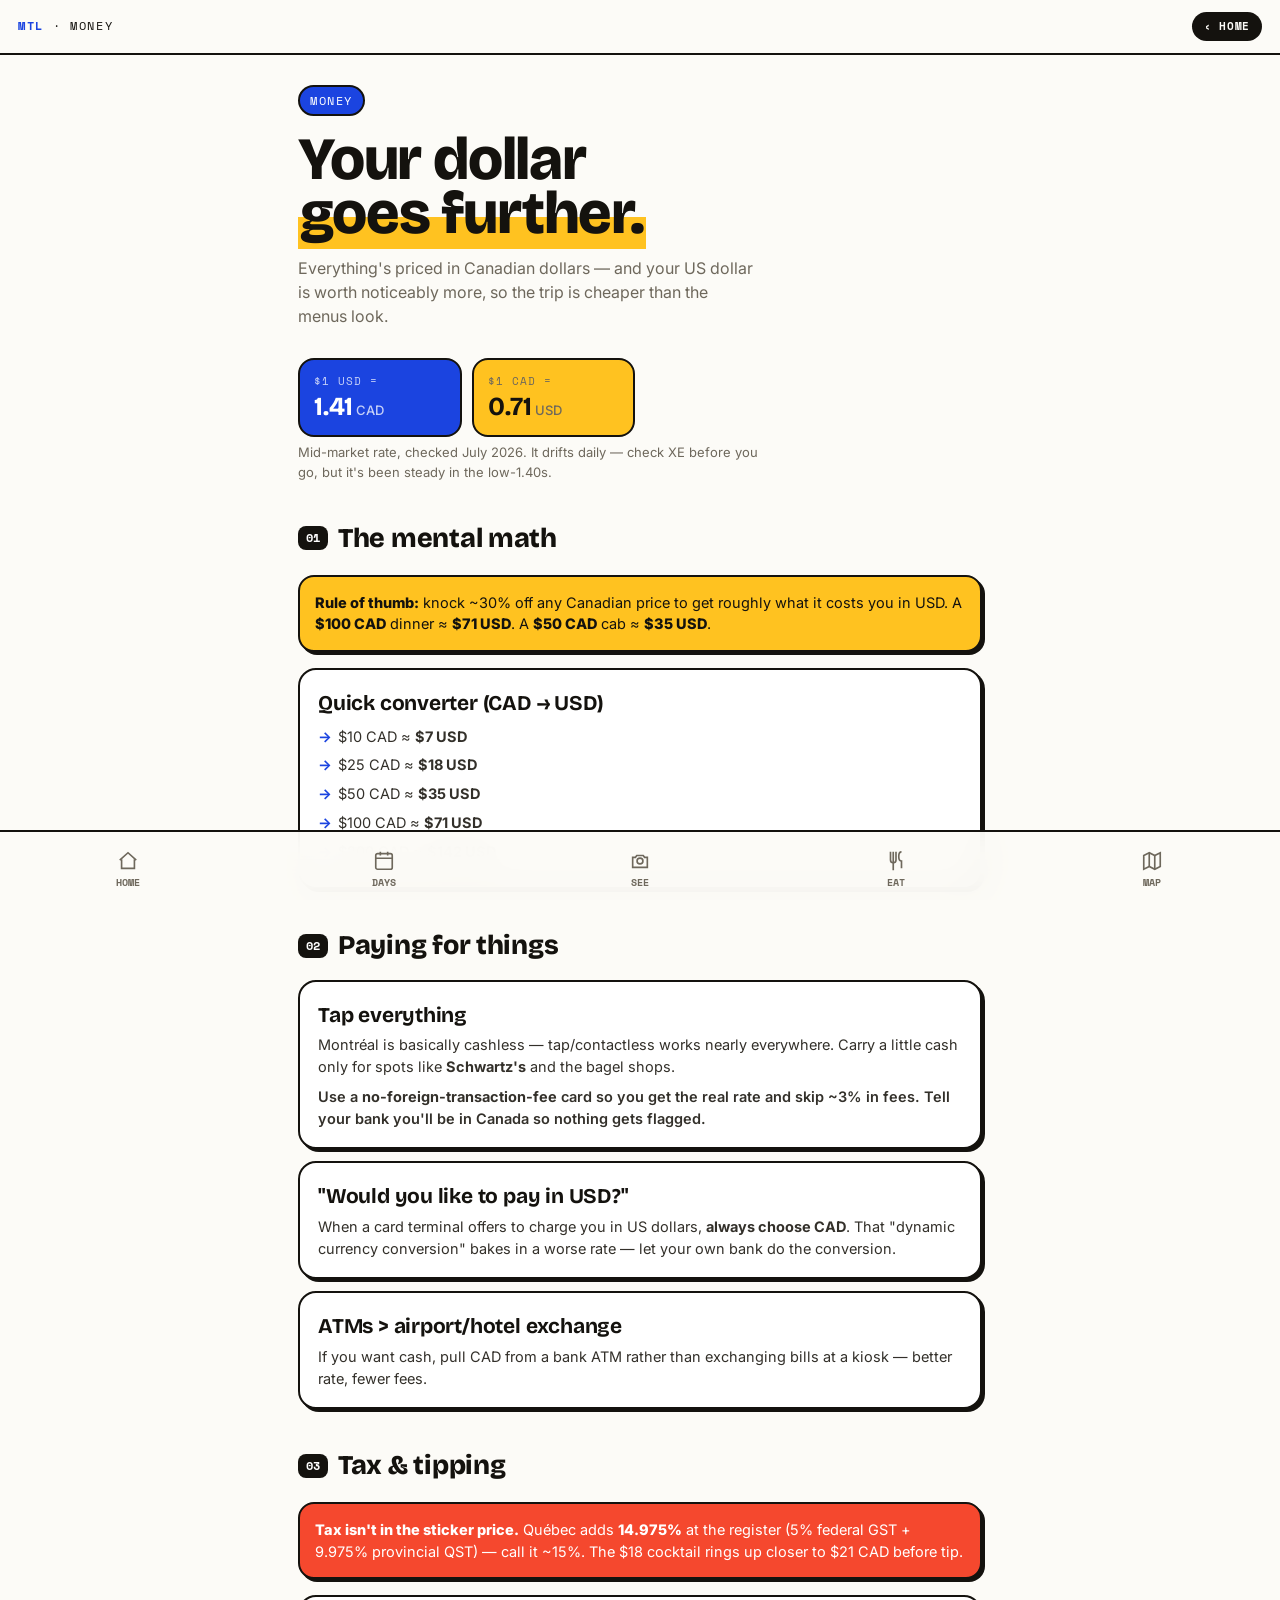
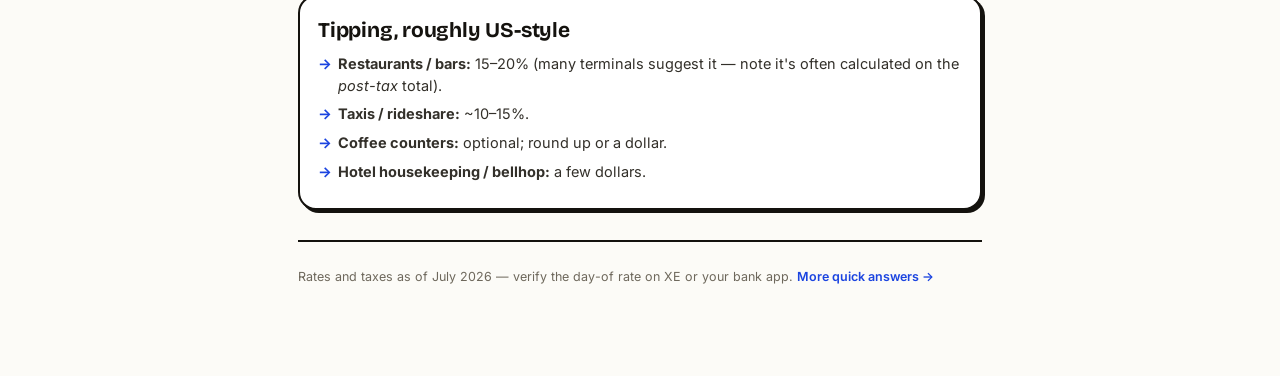
<file: money.html>
<!DOCTYPE html>
<html lang="en">
<head>
<meta charset="UTF-8">
<meta name="viewport" content="width=device-width, initial-scale=1, viewport-fit=cover">
<meta name="apple-mobile-web-app-capable" content="yes"><meta name="theme-color" content="#FCFBF7">
<title>Money &amp; Rates — Montréal</title>
<link rel="icon" href="icon.svg"><link rel="apple-touch-icon" href="icon.svg">
<link rel="preconnect" href="https://fonts.googleapis.com"><link rel="preconnect" href="https://fonts.gstatic.com" crossorigin>
<link href="https://fonts.googleapis.com/css2?family=Bricolage+Grotesque:opsz,wght@12..96,600;12..96,700;12..96,800&family=Inter:wght@400;500;600;700&family=Space+Mono:wght@400;700&display=swap" rel="stylesheet">
<style>
/* =========================================================
   Ricky & Lexi — Montréal  ·  poster-pop redesign
   Bright, bold, transit-poster energy for a 20-something trip.
   Mobile-first, app-style. Shared across all pages.
   ========================================================= */

:root{
  --paper:  #FCFBF7;   /* near-white base */
  --card:   #FFFFFF;
  --ink:    #14120E;   /* near-black */
  --muted:  #6E685C;   /* warm grey text */
  --cobalt: #1B44E0;   /* electric blue — dominant accent */
  --red:    #F5482E;   /* hot red-orange */
  --yellow: #FFC220;   /* sunny */
  --teal:   #0FA88E;   /* secondary */
  --line:   #14120E;
  --soft:   rgba(20,18,14,.10);
  --tab-h:  70px;

  --disp: "Bricolage Grotesque", "Inter", sans-serif;
  --sans: "Inter", -apple-system, BlinkMacSystemFont, sans-serif;
  --mono: "Space Mono", ui-monospace, monospace;
}

*{ box-sizing:border-box; margin:0; padding:0; -webkit-tap-highlight-color:transparent; }
html{ -webkit-text-size-adjust:100%; scroll-behavior:smooth; }

body{
  font-family:var(--sans);
  background:var(--paper);
  color:var(--ink);
  line-height:1.5;
  padding-bottom:calc(var(--tab-h) + env(safe-area-inset-bottom));
  overflow-x:hidden;
  -webkit-font-smoothing:antialiased;
}
a{ color:inherit; text-decoration:none; }
img{ max-width:100%; display:block; }

.wrap{ width:100%; max-width:720px; margin:0 auto; padding:0 18px; }

/* ---------- Top bar ---------- */
.topbar{
  position:sticky; top:0; z-index:40;
  display:flex; align-items:center; justify-content:space-between;
  padding:12px 18px; padding-top:calc(12px + env(safe-area-inset-top));
  background:rgba(252,251,247,.85);
  backdrop-filter:blur(14px); -webkit-backdrop-filter:blur(14px);
  border-bottom:2px solid var(--ink);
}
.topbar .mark{ font-family:var(--mono); font-size:12px; letter-spacing:.14em; text-transform:uppercase; }
.topbar .mark b{ color:var(--cobalt); }
.topbar .pill{
  font-family:var(--mono); font-size:11px; letter-spacing:.06em; text-transform:uppercase;
  background:var(--ink); color:var(--paper); border-radius:999px; padding:6px 12px; font-weight:700;
}
.topbar .pill.blue{ background:var(--cobalt); }

/* ---------- Hero ---------- */
.hero{ padding:30px 0 18px; }
.eyebrow{
  display:inline-block; font-family:var(--mono); font-size:11.5px; letter-spacing:.14em;
  text-transform:uppercase; background:var(--yellow); color:var(--ink);
  padding:5px 10px; border:2px solid var(--ink); border-radius:999px; margin-bottom:16px;
}
.eyebrow.blue{ background:var(--cobalt); color:#fff; }
.eyebrow.red{ background:var(--red); color:#fff; }
.hero h1{
  font-family:var(--disp); font-weight:800;
  font-size:clamp(44px,14vw,80px); line-height:.9; letter-spacing:-.02em;
}
.hero h1 .hl{
  background:linear-gradient(transparent 55%, var(--yellow) 55%);
  padding:0 .04em;
}
.hero h1 .blue{ color:var(--cobalt); }
.hero h1 .red{ color:var(--red); }
.hero .sub{ color:var(--muted); font-size:16px; max-width:46ch; margin-top:16px; }

/* ---------- Quick facts ---------- */
.facts{ display:grid; grid-template-columns:repeat(2,1fr); gap:10px; margin:22px 0 6px; }
.fact{ border:2px solid var(--ink); border-radius:16px; padding:14px; background:var(--card); }
.fact .k{ font-family:var(--mono); font-size:10.5px; letter-spacing:.1em; text-transform:uppercase; color:var(--muted); }
.fact .v{ font-family:var(--disp); font-weight:700; font-size:26px; line-height:1.1; margin-top:3px; }
.fact .v small{ font-size:13px; color:var(--muted); font-family:var(--sans); font-weight:500; }
.fact.f-blue{ background:var(--cobalt); color:#fff; } .fact.f-blue .k,.fact.f-blue .v small{ color:rgba(255,255,255,.75); }
.fact.f-red{ background:var(--red); color:#fff; } .fact.f-red .k,.fact.f-red .v small{ color:rgba(255,255,255,.8); }
.fact.f-yellow{ background:var(--yellow); } 

/* ---------- Section heads ---------- */
.shead{ display:flex; align-items:center; gap:10px; margin:36px 0 14px; }
.shead .n{
  font-family:var(--mono); font-size:12px; font-weight:700; color:#fff; background:var(--ink);
  border-radius:8px; padding:3px 8px;
}
.shead h2{ font-family:var(--disp); font-weight:800; font-size:27px; letter-spacing:-.01em; }
.lead{ color:var(--muted); font-size:15px; margin-bottom:16px; max-width:58ch; }

/* ---------- Nav / guide cards ---------- */
.navcards{ display:grid; gap:10px; }
.navcard{
  display:flex; align-items:center; gap:14px; background:var(--card);
  border:2px solid var(--ink); border-radius:18px; padding:15px;
  box-shadow:3px 3px 0 var(--ink); transition:transform .12s ease, box-shadow .12s ease;
}
.navcard:active{ transform:translate(2px,2px); box-shadow:1px 1px 0 var(--ink); }
.navcard .ico{ width:42px; height:42px; flex:0 0 42px; border-radius:12px; display:grid; place-items:center; font-size:21px; border:2px solid var(--ink); }
.navcard .ico.b{ background:var(--cobalt); } .navcard .ico.r{ background:var(--red); }
.navcard .ico.y{ background:var(--yellow); } .navcard .ico.t{ background:var(--teal); }
.navcard .t{ flex:1; } .navcard .t b{ font-size:16.5px; font-weight:700; display:block; font-family:var(--disp); }
.navcard .t span{ color:var(--muted); font-size:13px; }
.navcard .arr{ font-family:var(--disp); font-weight:800; font-size:20px; color:var(--cobalt); }

.grid2{ display:grid; grid-template-columns:1fr 1fr; gap:10px; }
.grid2 .navcard{ flex-direction:column; align-items:flex-start; gap:10px; }
.grid2 .navcard .t b{ font-size:15px; }

/* ---------- Generic card ---------- */
.card{
  background:var(--card); border:2px solid var(--ink); border-radius:18px;
  padding:18px; margin-bottom:12px; box-shadow:3px 3px 0 var(--ink);
}
.card h3{ font-family:var(--disp); font-weight:700; font-size:21px; margin-bottom:3px; letter-spacing:-.01em; }
.card .meta{ font-family:var(--mono); font-size:11px; letter-spacing:.05em; text-transform:uppercase; color:var(--muted); margin-bottom:10px; display:flex; flex-wrap:wrap; gap:5px 10px; align-items:center; }
.card p{ font-size:14.5px; color:#33302A; }
.card p + p{ margin-top:8px; }
.tag{ color:var(--cobalt); font-weight:600; }
.tag.red{ color:var(--red); }

.badge{ display:inline-block; font-family:var(--mono); font-size:10px; letter-spacing:.06em; text-transform:uppercase; padding:3px 8px; border-radius:999px; border:1.5px solid var(--ink); color:var(--ink); }
.badge.pick{ background:var(--yellow); font-weight:700; }
.badge.warn{ background:var(--red); color:#fff; border-color:var(--red); }
.badge.blue{ background:var(--cobalt); color:#fff; border-color:var(--cobalt); }
.price{ color:var(--ink); font-family:var(--mono); font-size:12px; font-weight:700; }

/* colored feature blocks */
.note, .callout{ border:2px solid var(--ink); border-radius:16px; padding:15px; margin:16px 0; font-size:14.5px; box-shadow:3px 3px 0 var(--ink); }
.note{ background:var(--yellow); }
.note b{ font-weight:800; }
.callout{ background:var(--red); color:#fff; }
.callout b{ font-weight:800; }
.info{ background:var(--cobalt); color:#fff; border:2px solid var(--ink); border-radius:16px; padding:15px; margin:16px 0; font-size:14.5px; box-shadow:3px 3px 0 var(--ink); }
.info b{ font-weight:800; }

/* ---------- Day tabs ---------- */
.daytabs{ display:flex; gap:8px; overflow-x:auto; padding:4px 0 12px; position:sticky; top:60px; z-index:30; background:var(--paper); scrollbar-width:none; -webkit-overflow-scrolling:touch; }
.daytabs::-webkit-scrollbar{ display:none; }
.daytab{ flex:0 0 auto; font-family:var(--mono); font-size:12px; letter-spacing:.05em; padding:9px 15px; border-radius:999px; border:2px solid var(--ink); text-transform:uppercase; cursor:pointer; background:var(--card); font-weight:700; }
.daytab.on{ background:var(--cobalt); color:#fff; }
.day{ display:none; } .day.on{ display:block; animation:fade .3s ease; }
.dayhead{ margin:10px 0 4px; }
.dayhead .dnum{ font-family:var(--mono); font-size:12px; letter-spacing:.08em; color:var(--muted); }
.dayhead h2{ font-family:var(--disp); font-weight:800; font-size:30px; letter-spacing:-.015em; }
.dayhead .weather{ color:var(--ink); font-size:13px; margin-top:6px; font-family:var(--mono); background:var(--yellow); display:inline-block; padding:3px 9px; border:2px solid var(--ink); border-radius:999px; }

/* timeline */
.tl{ position:relative; margin:20px 0 8px; padding-left:24px; }
.tl::before{ content:""; position:absolute; left:6px; top:6px; bottom:12px; width:2px; background:var(--ink); }
.stop{ position:relative; padding:0 0 20px; }
.stop::before{ content:""; position:absolute; left:-24px; top:4px; width:12px; height:12px; border-radius:50%; background:var(--cobalt); border:2px solid var(--ink); }
.stop.eat::before{ background:var(--red); } .stop.see::before{ background:var(--yellow); } .stop.bar::before{ background:var(--teal); }
.stop .time{ font-family:var(--mono); font-size:11px; letter-spacing:.06em; color:var(--cobalt); text-transform:uppercase; font-weight:700; }
.stop h4{ font-size:16.5px; font-weight:700; margin:2px 0 3px; font-family:var(--disp); }
.stop p{ font-size:14px; color:#33302A; }
.stop .kind{ font-family:var(--mono); font-size:10px; text-transform:uppercase; letter-spacing:.08em; color:var(--muted); }

/* ---------- chips / filters ---------- */
.chips{ display:flex; gap:8px; overflow-x:auto; padding:2px 0 14px; scrollbar-width:none; -webkit-overflow-scrolling:touch; }
.chips::-webkit-scrollbar{ display:none; }
.chip{ flex:0 0 auto; font-family:var(--mono); font-size:11px; letter-spacing:.04em; padding:8px 12px; border-radius:999px; border:2px solid var(--ink); text-transform:uppercase; cursor:pointer; user-select:none; background:var(--card); font-weight:700; }
.chip.on{ background:var(--ink); color:var(--paper); }
.chip .dot{ display:inline-block; width:9px; height:9px; border-radius:50%; margin-right:6px; vertical-align:middle; border:1px solid var(--ink); }

/* ---------- Map ---------- */
#map{ height:60vh; min-height:380px; width:100%; border-radius:20px; border:2px solid var(--ink); overflow:hidden; margin-bottom:14px; box-shadow:3px 3px 0 var(--ink); }
.leaflet-popup-content-wrapper{ background:var(--card); color:var(--ink); border-radius:14px; border:2px solid var(--ink); }
.leaflet-popup-tip{ background:var(--card); border:2px solid var(--ink); }
.leaflet-popup-content{ margin:12px 14px; font-family:var(--sans); }
.leaflet-popup-content b{ font-family:var(--disp); font-weight:700; font-size:17px; }
.leaflet-popup-content .pk{ font-family:var(--mono); font-size:10px; letter-spacing:.06em; text-transform:uppercase; color:var(--cobalt); display:block; margin:3px 0 4px; font-weight:700; }
.leaflet-popup-content a{ color:var(--cobalt); font-family:var(--mono); font-size:12px; font-weight:700; }

/* ---------- FAQ ---------- */
.faq details{ border:2px solid var(--ink); border-radius:16px; margin-bottom:10px; background:var(--card); overflow:hidden; box-shadow:3px 3px 0 var(--ink); }
.faq summary{ list-style:none; cursor:pointer; padding:16px; font-family:var(--disp); font-weight:700; font-size:16px; display:flex; justify-content:space-between; gap:12px; align-items:center; }
.faq summary::-webkit-details-marker{ display:none; }
.faq summary::after{ content:"+"; font-family:var(--mono); font-size:22px; color:var(--cobalt); }
.faq details[open] summary::after{ content:"–"; }
.faq details[open] summary{ background:var(--yellow); }
.faq .a{ padding:0 16px 16px; font-size:14.5px; color:#33302A; }

/* ---------- Bottom app tab bar ---------- */
.tabbar{ position:fixed; left:0; right:0; bottom:0; z-index:50; height:calc(var(--tab-h) + env(safe-area-inset-bottom)); padding-bottom:env(safe-area-inset-bottom); display:flex; background:rgba(252,251,247,.94); backdrop-filter:blur(16px); -webkit-backdrop-filter:blur(16px); border-top:2px solid var(--ink); }
.tabbar a{ flex:1; display:flex; flex-direction:column; align-items:center; justify-content:center; gap:3px; color:var(--muted); font-size:10px; font-family:var(--mono); letter-spacing:.02em; text-transform:uppercase; padding-top:8px; font-weight:700; }
.tabbar a svg{ width:22px; height:22px; stroke:currentColor; fill:none; stroke-width:1.8; }
.tabbar a.on{ color:var(--cobalt); }

/* ---------- misc ---------- */
.foot{ color:var(--muted); font-size:12.5px; padding:26px 0 20px; border-top:2px solid var(--ink); margin-top:30px; }
.foot a{ color:var(--cobalt); font-weight:600; }
.back{ display:inline-block; font-family:var(--mono); font-size:11px; text-transform:uppercase; letter-spacing:.06em; color:var(--muted); margin:6px 0 0; }
.rule{ height:0; border-top:2px dashed var(--soft); margin:20px 0; }
ul.clean{ list-style:none; margin:6px 0; } ul.clean li{ position:relative; padding-left:20px; margin-bottom:7px; font-size:14.5px; color:#33302A; }
ul.clean li::before{ content:"→"; position:absolute; left:0; color:var(--cobalt); font-weight:700; }

@keyframes fade{ from{opacity:0; transform:translateY(6px);} to{opacity:1; transform:none;} }
@media (prefers-reduced-motion:reduce){ *{ animation:none !important; transition:none !important; scroll-behavior:auto; } }
@media (min-width:600px){ .facts{ grid-template-columns:repeat(4,1fr); } }

</style>
</head>
<body>

<div class="topbar"><div class="mark"><b>MTL</b> · money</div><a class="pill" href="index.html">‹ home</a></div>

<div class="wrap">
  <section class="hero" style="padding-bottom:8px">
    <span class="eyebrow blue">Money</span>
    <h1 style="font-size:clamp(38px,11vw,60px)">Your dollar<br><span class="hl">goes further.</span></h1>
    <p class="sub">Everything's priced in Canadian dollars — and your US dollar is worth noticeably more, so the trip is cheaper than the menus look.</p>
  </section>

  <div class="facts">
    <div class="fact f-blue"><div class="k">$1 USD =</div><div class="v">1.41<small> CAD</small></div></div>
    <div class="fact f-yellow"><div class="k">$1 CAD =</div><div class="v">0.71<small> USD</small></div></div>
  </div>
  <p class="lead" style="font-size:13px">Mid-market rate, checked July 2026. It drifts daily — check XE before you go, but it's been steady in the low-1.40s.</p>

  <div class="shead"><span class="n">01</span><h2>The mental math</h2></div>
  <div class="note"><b>Rule of thumb:</b> knock ~30% off any Canadian price to get roughly what it costs you in USD. A <b>$100 CAD</b> dinner ≈ <b>$71 USD</b>. A <b>$50 CAD</b> cab ≈ <b>$35 USD</b>.</div>
  <div class="card"><h3>Quick converter (CAD → USD)</h3>
    <ul class="clean">
      <li>$10 CAD ≈ <b>$7 USD</b></li>
      <li>$25 CAD ≈ <b>$18 USD</b></li>
      <li>$50 CAD ≈ <b>$35 USD</b></li>
      <li>$100 CAD ≈ <b>$71 USD</b></li>
      <li>$200 CAD ≈ <b>$142 USD</b></li>
    </ul></div>

  <div class="shead"><span class="n">02</span><h2>Paying for things</h2></div>
  <div class="card"><h3>Tap everything</h3>
    <p>Montréal is basically cashless — tap/contactless works nearly everywhere. Carry a little cash only for spots like <b>Schwartz's</b> and the bagel shops.</p>
    <p class="tag">Use a <b>no-foreign-transaction-fee</b> card so you get the real rate and skip ~3% in fees. Tell your bank you'll be in Canada so nothing gets flagged.</p></div>
  <div class="card"><h3>"Would you like to pay in USD?"</h3>
    <p>When a card terminal offers to charge you in US dollars, <b>always choose CAD</b>. That "dynamic currency conversion" bakes in a worse rate — let your own bank do the conversion.</p></div>
  <div class="card"><h3>ATMs &gt; airport/hotel exchange</h3>
    <p>If you want cash, pull CAD from a bank ATM rather than exchanging bills at a kiosk — better rate, fewer fees.</p></div>

  <div class="shead"><span class="n">03</span><h2>Tax &amp; tipping</h2></div>
  <div class="callout"><b>Tax isn't in the sticker price.</b> Québec adds <b>14.975%</b> at the register (5% federal GST + 9.975% provincial QST) — call it ~15%. The $18 cocktail rings up closer to $21 CAD before tip.</div>
  <div class="card"><h3>Tipping, roughly US-style</h3>
    <ul class="clean">
      <li><b>Restaurants / bars:</b> 15–20% (many terminals suggest it — note it's often calculated on the <i>post-tax</i> total).</li>
      <li><b>Taxis / rideshare:</b> ~10–15%.</li>
      <li><b>Coffee counters:</b> optional; round up or a dollar.</li>
      <li><b>Hotel housekeeping / bellhop:</b> a few dollars.</li>
    </ul></div>

  <div class="foot">Rates and taxes as of July 2026 — verify the day-of rate on XE or your bank app. <a href="faq.html">More quick answers →</a></div>
</div>

<nav class="tabbar">
  <a href="index.html"><svg viewBox="0 0 24 24"><path d="M3 11l9-8 9 8"/><path d="M5 10v10h14V10"/></svg>Home</a>
  <a href="itinerary.html"><svg viewBox="0 0 24 24"><rect x="3" y="4" width="18" height="17" rx="2"/><path d="M3 9h18M8 2v4M16 2v4"/></svg>Days</a>
  <a href="see.html"><svg viewBox="0 0 24 24"><circle cx="12" cy="12" r="3.2"/><path d="M4 8h3l1.5-2h7L17 8h3v11H4z"/></svg>See</a>
  <a href="eat.html"><svg viewBox="0 0 24 24"><path d="M6 2v9a3 3 0 006 0V2M9 2v20M18 2c-2 0-3 2-3 5s1 5 3 5v8"/></svg>Eat</a>
  <a href="map.html"><svg viewBox="0 0 24 24"><path d="M9 3L3 6v15l6-3 6 3 6-3V3l-6 3-6-3z"/><path d="M9 3v15M15 6v15"/></svg>Map</a>
</nav>
</body>
</html>
</file>
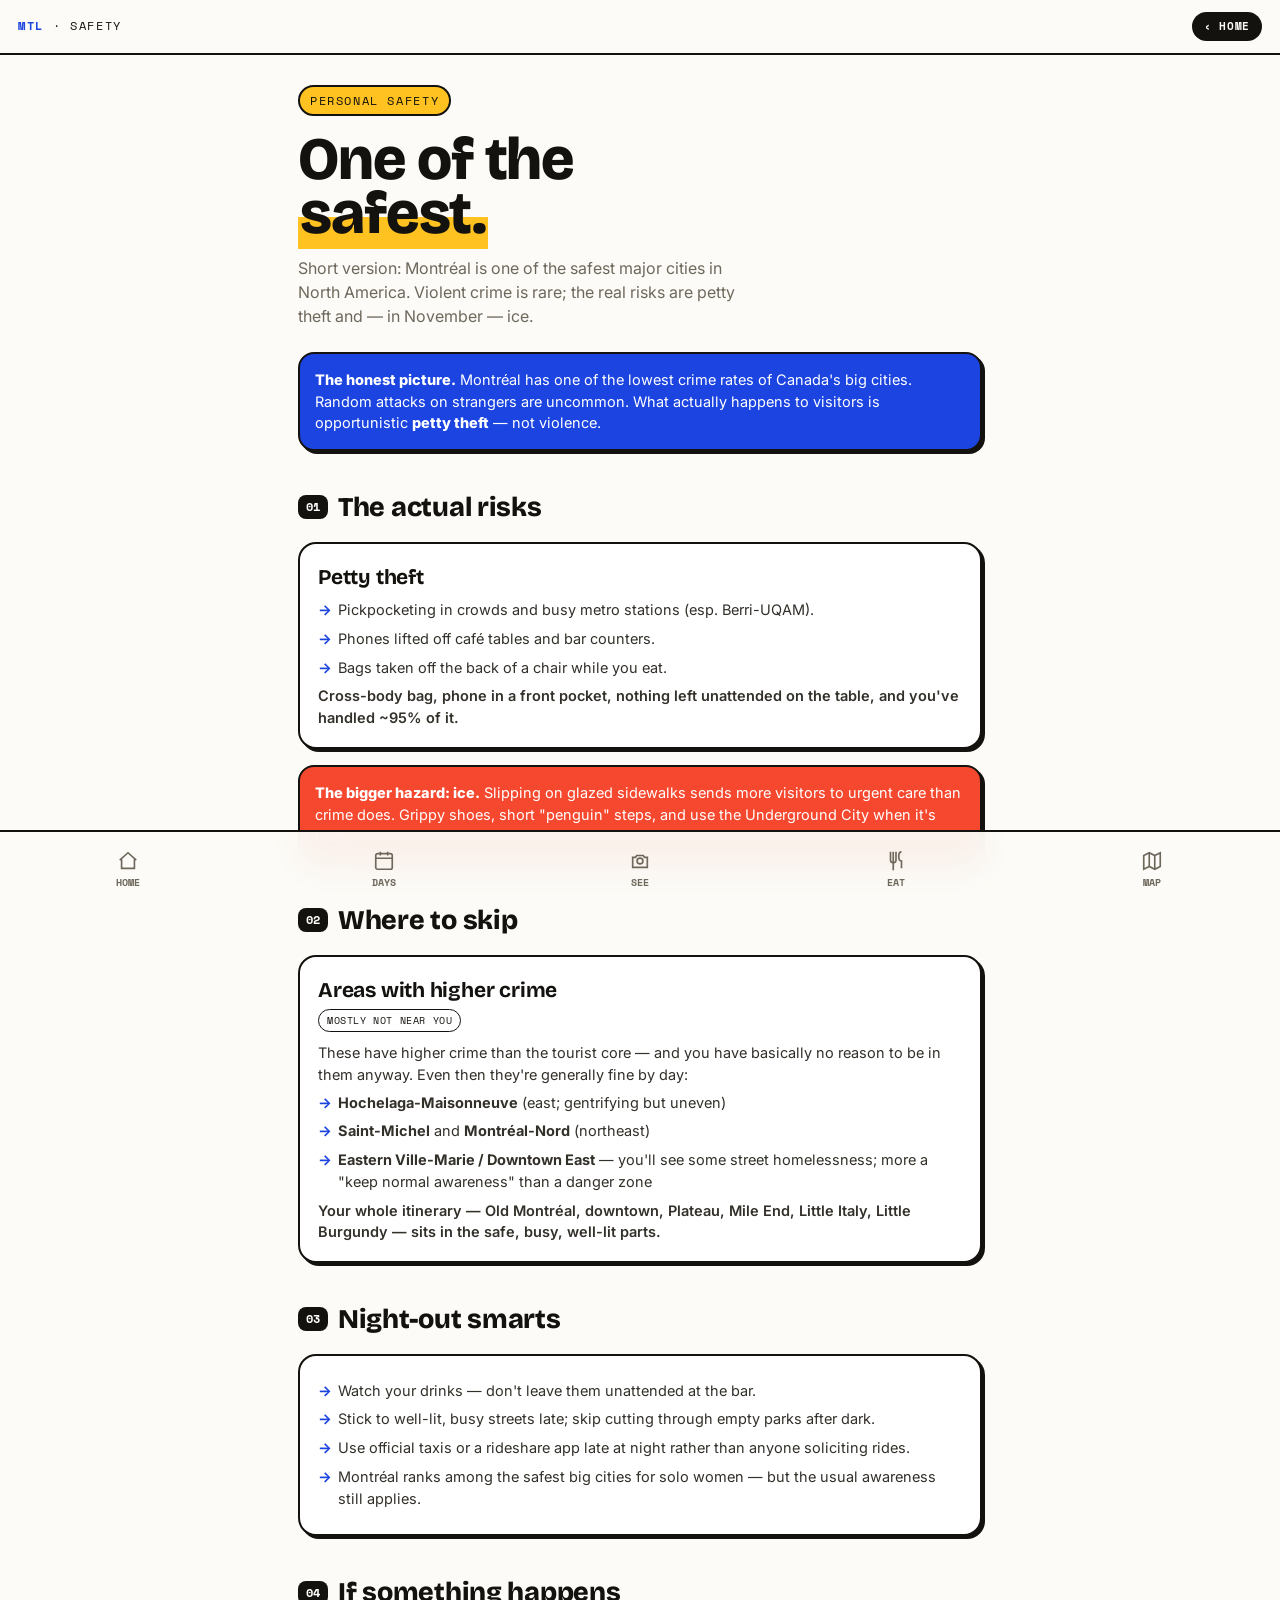
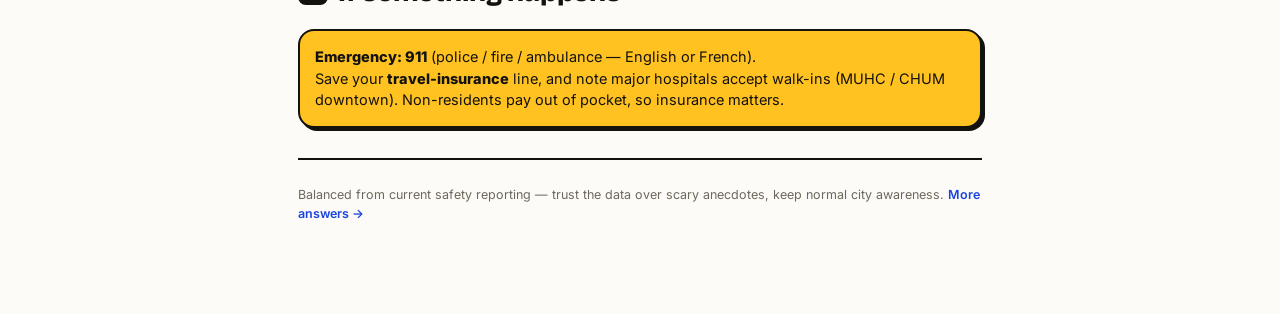
<file: safety.html>
<!DOCTYPE html>
<html lang="en">
<head>
<meta charset="UTF-8">
<meta name="viewport" content="width=device-width, initial-scale=1, viewport-fit=cover">
<meta name="apple-mobile-web-app-capable" content="yes"><meta name="theme-color" content="#FCFBF7">
<title>Safety — Montréal</title>
<link rel="icon" href="icon.svg"><link rel="apple-touch-icon" href="icon.svg">
<link rel="preconnect" href="https://fonts.googleapis.com"><link rel="preconnect" href="https://fonts.gstatic.com" crossorigin>
<link href="https://fonts.googleapis.com/css2?family=Bricolage+Grotesque:opsz,wght@12..96,600;12..96,700;12..96,800&family=Inter:wght@400;500;600;700&family=Space+Mono:wght@400;700&display=swap" rel="stylesheet">
<style>
/* =========================================================
   Ricky & Lexi — Montréal  ·  poster-pop redesign
   Bright, bold, transit-poster energy for a 20-something trip.
   Mobile-first, app-style. Shared across all pages.
   ========================================================= */

:root{
  --paper:  #FCFBF7;   /* near-white base */
  --card:   #FFFFFF;
  --ink:    #14120E;   /* near-black */
  --muted:  #6E685C;   /* warm grey text */
  --cobalt: #1B44E0;   /* electric blue — dominant accent */
  --red:    #F5482E;   /* hot red-orange */
  --yellow: #FFC220;   /* sunny */
  --teal:   #0FA88E;   /* secondary */
  --line:   #14120E;
  --soft:   rgba(20,18,14,.10);
  --tab-h:  70px;

  --disp: "Bricolage Grotesque", "Inter", sans-serif;
  --sans: "Inter", -apple-system, BlinkMacSystemFont, sans-serif;
  --mono: "Space Mono", ui-monospace, monospace;
}

*{ box-sizing:border-box; margin:0; padding:0; -webkit-tap-highlight-color:transparent; }
html{ -webkit-text-size-adjust:100%; scroll-behavior:smooth; }

body{
  font-family:var(--sans);
  background:var(--paper);
  color:var(--ink);
  line-height:1.5;
  padding-bottom:calc(var(--tab-h) + env(safe-area-inset-bottom));
  overflow-x:hidden;
  -webkit-font-smoothing:antialiased;
}
a{ color:inherit; text-decoration:none; }
img{ max-width:100%; display:block; }

.wrap{ width:100%; max-width:720px; margin:0 auto; padding:0 18px; }

/* ---------- Top bar ---------- */
.topbar{
  position:sticky; top:0; z-index:40;
  display:flex; align-items:center; justify-content:space-between;
  padding:12px 18px; padding-top:calc(12px + env(safe-area-inset-top));
  background:rgba(252,251,247,.85);
  backdrop-filter:blur(14px); -webkit-backdrop-filter:blur(14px);
  border-bottom:2px solid var(--ink);
}
.topbar .mark{ font-family:var(--mono); font-size:12px; letter-spacing:.14em; text-transform:uppercase; }
.topbar .mark b{ color:var(--cobalt); }
.topbar .pill{
  font-family:var(--mono); font-size:11px; letter-spacing:.06em; text-transform:uppercase;
  background:var(--ink); color:var(--paper); border-radius:999px; padding:6px 12px; font-weight:700;
}
.topbar .pill.blue{ background:var(--cobalt); }

/* ---------- Hero ---------- */
.hero{ padding:30px 0 18px; }
.eyebrow{
  display:inline-block; font-family:var(--mono); font-size:11.5px; letter-spacing:.14em;
  text-transform:uppercase; background:var(--yellow); color:var(--ink);
  padding:5px 10px; border:2px solid var(--ink); border-radius:999px; margin-bottom:16px;
}
.eyebrow.blue{ background:var(--cobalt); color:#fff; }
.eyebrow.red{ background:var(--red); color:#fff; }
.hero h1{
  font-family:var(--disp); font-weight:800;
  font-size:clamp(44px,14vw,80px); line-height:.9; letter-spacing:-.02em;
}
.hero h1 .hl{
  background:linear-gradient(transparent 55%, var(--yellow) 55%);
  padding:0 .04em;
}
.hero h1 .blue{ color:var(--cobalt); }
.hero h1 .red{ color:var(--red); }
.hero .sub{ color:var(--muted); font-size:16px; max-width:46ch; margin-top:16px; }

/* ---------- Quick facts ---------- */
.facts{ display:grid; grid-template-columns:repeat(2,1fr); gap:10px; margin:22px 0 6px; }
.fact{ border:2px solid var(--ink); border-radius:16px; padding:14px; background:var(--card); }
.fact .k{ font-family:var(--mono); font-size:10.5px; letter-spacing:.1em; text-transform:uppercase; color:var(--muted); }
.fact .v{ font-family:var(--disp); font-weight:700; font-size:26px; line-height:1.1; margin-top:3px; }
.fact .v small{ font-size:13px; color:var(--muted); font-family:var(--sans); font-weight:500; }
.fact.f-blue{ background:var(--cobalt); color:#fff; } .fact.f-blue .k,.fact.f-blue .v small{ color:rgba(255,255,255,.75); }
.fact.f-red{ background:var(--red); color:#fff; } .fact.f-red .k,.fact.f-red .v small{ color:rgba(255,255,255,.8); }
.fact.f-yellow{ background:var(--yellow); } 

/* ---------- Section heads ---------- */
.shead{ display:flex; align-items:center; gap:10px; margin:36px 0 14px; }
.shead .n{
  font-family:var(--mono); font-size:12px; font-weight:700; color:#fff; background:var(--ink);
  border-radius:8px; padding:3px 8px;
}
.shead h2{ font-family:var(--disp); font-weight:800; font-size:27px; letter-spacing:-.01em; }
.lead{ color:var(--muted); font-size:15px; margin-bottom:16px; max-width:58ch; }

/* ---------- Nav / guide cards ---------- */
.navcards{ display:grid; gap:10px; }
.navcard{
  display:flex; align-items:center; gap:14px; background:var(--card);
  border:2px solid var(--ink); border-radius:18px; padding:15px;
  box-shadow:3px 3px 0 var(--ink); transition:transform .12s ease, box-shadow .12s ease;
}
.navcard:active{ transform:translate(2px,2px); box-shadow:1px 1px 0 var(--ink); }
.navcard .ico{ width:42px; height:42px; flex:0 0 42px; border-radius:12px; display:grid; place-items:center; font-size:21px; border:2px solid var(--ink); }
.navcard .ico.b{ background:var(--cobalt); } .navcard .ico.r{ background:var(--red); }
.navcard .ico.y{ background:var(--yellow); } .navcard .ico.t{ background:var(--teal); }
.navcard .t{ flex:1; } .navcard .t b{ font-size:16.5px; font-weight:700; display:block; font-family:var(--disp); }
.navcard .t span{ color:var(--muted); font-size:13px; }
.navcard .arr{ font-family:var(--disp); font-weight:800; font-size:20px; color:var(--cobalt); }

.grid2{ display:grid; grid-template-columns:1fr 1fr; gap:10px; }
.grid2 .navcard{ flex-direction:column; align-items:flex-start; gap:10px; }
.grid2 .navcard .t b{ font-size:15px; }

/* ---------- Generic card ---------- */
.card{
  background:var(--card); border:2px solid var(--ink); border-radius:18px;
  padding:18px; margin-bottom:12px; box-shadow:3px 3px 0 var(--ink);
}
.card h3{ font-family:var(--disp); font-weight:700; font-size:21px; margin-bottom:3px; letter-spacing:-.01em; }
.card .meta{ font-family:var(--mono); font-size:11px; letter-spacing:.05em; text-transform:uppercase; color:var(--muted); margin-bottom:10px; display:flex; flex-wrap:wrap; gap:5px 10px; align-items:center; }
.card p{ font-size:14.5px; color:#33302A; }
.card p + p{ margin-top:8px; }
.tag{ color:var(--cobalt); font-weight:600; }
.tag.red{ color:var(--red); }

.badge{ display:inline-block; font-family:var(--mono); font-size:10px; letter-spacing:.06em; text-transform:uppercase; padding:3px 8px; border-radius:999px; border:1.5px solid var(--ink); color:var(--ink); }
.badge.pick{ background:var(--yellow); font-weight:700; }
.badge.warn{ background:var(--red); color:#fff; border-color:var(--red); }
.badge.blue{ background:var(--cobalt); color:#fff; border-color:var(--cobalt); }
.price{ color:var(--ink); font-family:var(--mono); font-size:12px; font-weight:700; }

/* colored feature blocks */
.note, .callout{ border:2px solid var(--ink); border-radius:16px; padding:15px; margin:16px 0; font-size:14.5px; box-shadow:3px 3px 0 var(--ink); }
.note{ background:var(--yellow); }
.note b{ font-weight:800; }
.callout{ background:var(--red); color:#fff; }
.callout b{ font-weight:800; }
.info{ background:var(--cobalt); color:#fff; border:2px solid var(--ink); border-radius:16px; padding:15px; margin:16px 0; font-size:14.5px; box-shadow:3px 3px 0 var(--ink); }
.info b{ font-weight:800; }

/* ---------- Day tabs ---------- */
.daytabs{ display:flex; gap:8px; overflow-x:auto; padding:4px 0 12px; position:sticky; top:60px; z-index:30; background:var(--paper); scrollbar-width:none; -webkit-overflow-scrolling:touch; }
.daytabs::-webkit-scrollbar{ display:none; }
.daytab{ flex:0 0 auto; font-family:var(--mono); font-size:12px; letter-spacing:.05em; padding:9px 15px; border-radius:999px; border:2px solid var(--ink); text-transform:uppercase; cursor:pointer; background:var(--card); font-weight:700; }
.daytab.on{ background:var(--cobalt); color:#fff; }
.day{ display:none; } .day.on{ display:block; animation:fade .3s ease; }
.dayhead{ margin:10px 0 4px; }
.dayhead .dnum{ font-family:var(--mono); font-size:12px; letter-spacing:.08em; color:var(--muted); }
.dayhead h2{ font-family:var(--disp); font-weight:800; font-size:30px; letter-spacing:-.015em; }
.dayhead .weather{ color:var(--ink); font-size:13px; margin-top:6px; font-family:var(--mono); background:var(--yellow); display:inline-block; padding:3px 9px; border:2px solid var(--ink); border-radius:999px; }

/* timeline */
.tl{ position:relative; margin:20px 0 8px; padding-left:24px; }
.tl::before{ content:""; position:absolute; left:6px; top:6px; bottom:12px; width:2px; background:var(--ink); }
.stop{ position:relative; padding:0 0 20px; }
.stop::before{ content:""; position:absolute; left:-24px; top:4px; width:12px; height:12px; border-radius:50%; background:var(--cobalt); border:2px solid var(--ink); }
.stop.eat::before{ background:var(--red); } .stop.see::before{ background:var(--yellow); } .stop.bar::before{ background:var(--teal); }
.stop .time{ font-family:var(--mono); font-size:11px; letter-spacing:.06em; color:var(--cobalt); text-transform:uppercase; font-weight:700; }
.stop h4{ font-size:16.5px; font-weight:700; margin:2px 0 3px; font-family:var(--disp); }
.stop p{ font-size:14px; color:#33302A; }
.stop .kind{ font-family:var(--mono); font-size:10px; text-transform:uppercase; letter-spacing:.08em; color:var(--muted); }

/* ---------- chips / filters ---------- */
.chips{ display:flex; gap:8px; overflow-x:auto; padding:2px 0 14px; scrollbar-width:none; -webkit-overflow-scrolling:touch; }
.chips::-webkit-scrollbar{ display:none; }
.chip{ flex:0 0 auto; font-family:var(--mono); font-size:11px; letter-spacing:.04em; padding:8px 12px; border-radius:999px; border:2px solid var(--ink); text-transform:uppercase; cursor:pointer; user-select:none; background:var(--card); font-weight:700; }
.chip.on{ background:var(--ink); color:var(--paper); }
.chip .dot{ display:inline-block; width:9px; height:9px; border-radius:50%; margin-right:6px; vertical-align:middle; border:1px solid var(--ink); }

/* ---------- Map ---------- */
#map{ height:60vh; min-height:380px; width:100%; border-radius:20px; border:2px solid var(--ink); overflow:hidden; margin-bottom:14px; box-shadow:3px 3px 0 var(--ink); }
.leaflet-popup-content-wrapper{ background:var(--card); color:var(--ink); border-radius:14px; border:2px solid var(--ink); }
.leaflet-popup-tip{ background:var(--card); border:2px solid var(--ink); }
.leaflet-popup-content{ margin:12px 14px; font-family:var(--sans); }
.leaflet-popup-content b{ font-family:var(--disp); font-weight:700; font-size:17px; }
.leaflet-popup-content .pk{ font-family:var(--mono); font-size:10px; letter-spacing:.06em; text-transform:uppercase; color:var(--cobalt); display:block; margin:3px 0 4px; font-weight:700; }
.leaflet-popup-content a{ color:var(--cobalt); font-family:var(--mono); font-size:12px; font-weight:700; }

/* ---------- FAQ ---------- */
.faq details{ border:2px solid var(--ink); border-radius:16px; margin-bottom:10px; background:var(--card); overflow:hidden; box-shadow:3px 3px 0 var(--ink); }
.faq summary{ list-style:none; cursor:pointer; padding:16px; font-family:var(--disp); font-weight:700; font-size:16px; display:flex; justify-content:space-between; gap:12px; align-items:center; }
.faq summary::-webkit-details-marker{ display:none; }
.faq summary::after{ content:"+"; font-family:var(--mono); font-size:22px; color:var(--cobalt); }
.faq details[open] summary::after{ content:"–"; }
.faq details[open] summary{ background:var(--yellow); }
.faq .a{ padding:0 16px 16px; font-size:14.5px; color:#33302A; }

/* ---------- Bottom app tab bar ---------- */
.tabbar{ position:fixed; left:0; right:0; bottom:0; z-index:50; height:calc(var(--tab-h) + env(safe-area-inset-bottom)); padding-bottom:env(safe-area-inset-bottom); display:flex; background:rgba(252,251,247,.94); backdrop-filter:blur(16px); -webkit-backdrop-filter:blur(16px); border-top:2px solid var(--ink); }
.tabbar a{ flex:1; display:flex; flex-direction:column; align-items:center; justify-content:center; gap:3px; color:var(--muted); font-size:10px; font-family:var(--mono); letter-spacing:.02em; text-transform:uppercase; padding-top:8px; font-weight:700; }
.tabbar a svg{ width:22px; height:22px; stroke:currentColor; fill:none; stroke-width:1.8; }
.tabbar a.on{ color:var(--cobalt); }

/* ---------- misc ---------- */
.foot{ color:var(--muted); font-size:12.5px; padding:26px 0 20px; border-top:2px solid var(--ink); margin-top:30px; }
.foot a{ color:var(--cobalt); font-weight:600; }
.back{ display:inline-block; font-family:var(--mono); font-size:11px; text-transform:uppercase; letter-spacing:.06em; color:var(--muted); margin:6px 0 0; }
.rule{ height:0; border-top:2px dashed var(--soft); margin:20px 0; }
ul.clean{ list-style:none; margin:6px 0; } ul.clean li{ position:relative; padding-left:20px; margin-bottom:7px; font-size:14.5px; color:#33302A; }
ul.clean li::before{ content:"→"; position:absolute; left:0; color:var(--cobalt); font-weight:700; }

@keyframes fade{ from{opacity:0; transform:translateY(6px);} to{opacity:1; transform:none;} }
@media (prefers-reduced-motion:reduce){ *{ animation:none !important; transition:none !important; scroll-behavior:auto; } }
@media (min-width:600px){ .facts{ grid-template-columns:repeat(4,1fr); } }

</style>
</head>
<body>

<div class="topbar"><div class="mark"><b>MTL</b> · safety</div><a class="pill" href="index.html">‹ home</a></div>

<div class="wrap">
  <section class="hero" style="padding-bottom:8px">
    <span class="eyebrow">Personal safety</span>
    <h1 style="font-size:clamp(38px,11vw,60px)">One of the<br><span class="hl">safest.</span></h1>
    <p class="sub">Short version: Montréal is one of the safest major cities in North America. Violent crime is rare; the real risks are petty theft and — in November — ice.</p>
  </section>

  <div class="info"><b>The honest picture.</b> Montréal has one of the lowest crime rates of Canada's big cities. Random attacks on strangers are uncommon. What actually happens to visitors is opportunistic <b>petty theft</b> — not violence.</div>

  <div class="shead"><span class="n">01</span><h2>The actual risks</h2></div>
  <div class="card"><h3>Petty theft</h3>
    <ul class="clean">
      <li>Pickpocketing in crowds and busy metro stations (esp. Berri-UQAM).</li>
      <li>Phones lifted off café tables and bar counters.</li>
      <li>Bags taken off the back of a chair while you eat.</li>
    </ul>
    <p class="tag">Cross-body bag, phone in a front pocket, nothing left unattended on the table, and you've handled ~95% of it.</p></div>
  <div class="callout"><b>The bigger hazard: ice.</b> Slipping on glazed sidewalks sends more visitors to urgent care than crime does. Grippy shoes, short "penguin" steps, and use the Underground City when it's nasty.</div>

  <div class="shead"><span class="n">02</span><h2>Where to skip</h2></div>
  <div class="card"><h3>Areas with higher crime</h3>
    <div class="meta"><span class="badge">mostly not near you</span></div>
    <p>These have higher crime than the tourist core — and you have basically no reason to be in them anyway. Even then they're generally fine by day:</p>
    <ul class="clean">
      <li><b>Hochelaga-Maisonneuve</b> (east; gentrifying but uneven)</li>
      <li><b>Saint-Michel</b> and <b>Montréal-Nord</b> (northeast)</li>
      <li><b>Eastern Ville-Marie / Downtown East</b> — you'll see some street homelessness; more a "keep normal awareness" than a danger zone</li>
    </ul>
    <p class="tag">Your whole itinerary — Old Montréal, downtown, Plateau, Mile End, Little Italy, Little Burgundy — sits in the safe, busy, well-lit parts.</p></div>

  <div class="shead"><span class="n">03</span><h2>Night-out smarts</h2></div>
  <div class="card">
    <ul class="clean">
      <li>Watch your drinks — don't leave them unattended at the bar.</li>
      <li>Stick to well-lit, busy streets late; skip cutting through empty parks after dark.</li>
      <li>Use official taxis or a rideshare app late at night rather than anyone soliciting rides.</li>
      <li>Montréal ranks among the safest big cities for solo women — but the usual awareness still applies.</li>
    </ul></div>

  <div class="shead"><span class="n">04</span><h2>If something happens</h2></div>
  <div class="note"><b>Emergency: 911</b> (police / fire / ambulance — English or French).<br>Save your <b>travel-insurance</b> line, and note major hospitals accept walk-ins (MUHC / CHUM downtown). Non-residents pay out of pocket, so insurance matters.</div>

  <div class="foot">Balanced from current safety reporting — trust the data over scary anecdotes, keep normal city awareness. <a href="faq.html">More answers →</a></div>
</div>

<nav class="tabbar">
  <a href="index.html"><svg viewBox="0 0 24 24"><path d="M3 11l9-8 9 8"/><path d="M5 10v10h14V10"/></svg>Home</a>
  <a href="itinerary.html"><svg viewBox="0 0 24 24"><rect x="3" y="4" width="18" height="17" rx="2"/><path d="M3 9h18M8 2v4M16 2v4"/></svg>Days</a>
  <a href="see.html"><svg viewBox="0 0 24 24"><circle cx="12" cy="12" r="3.2"/><path d="M4 8h3l1.5-2h7L17 8h3v11H4z"/></svg>See</a>
  <a href="eat.html"><svg viewBox="0 0 24 24"><path d="M6 2v9a3 3 0 006 0V2M9 2v20M18 2c-2 0-3 2-3 5s1 5 3 5v8"/></svg>Eat</a>
  <a href="map.html"><svg viewBox="0 0 24 24"><path d="M9 3L3 6v15l6-3 6 3 6-3V3l-6 3-6-3z"/><path d="M9 3v15M15 6v15"/></svg>Map</a>
</nav>
</body>
</html>
</file>
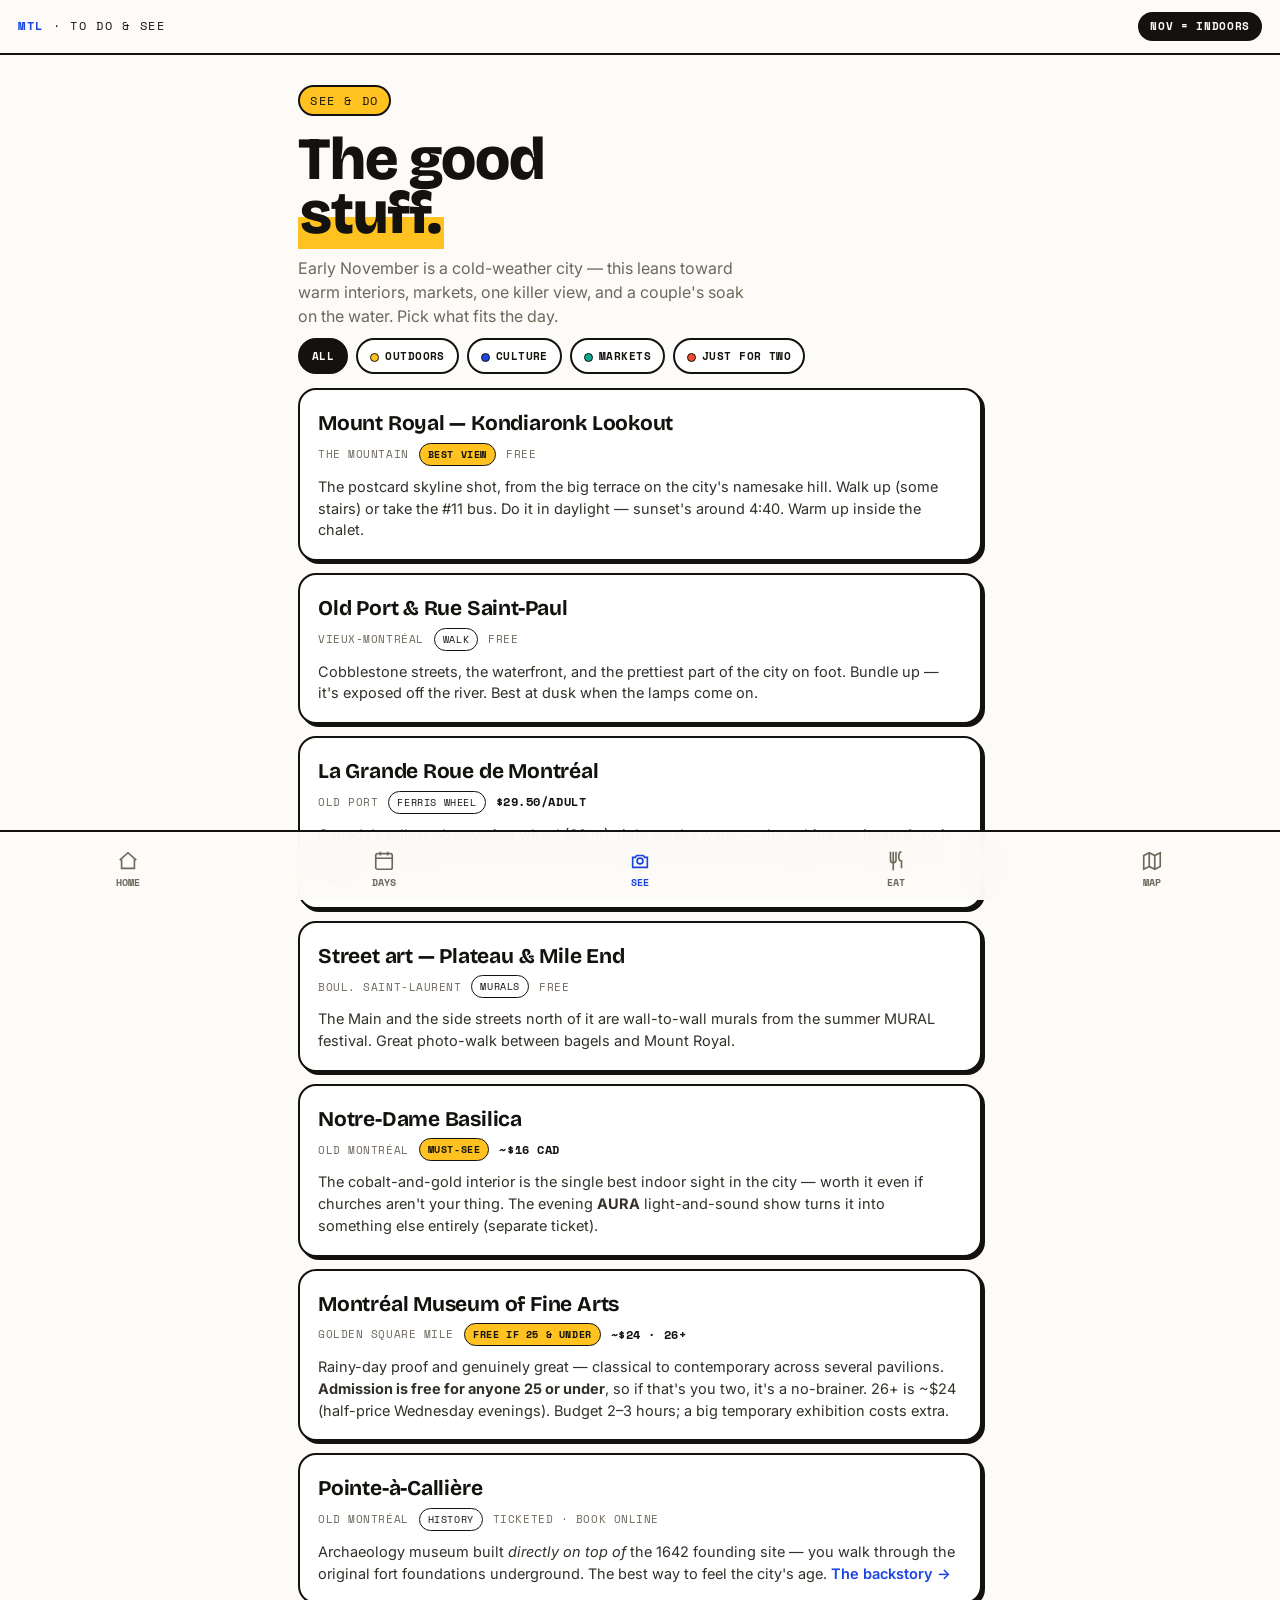
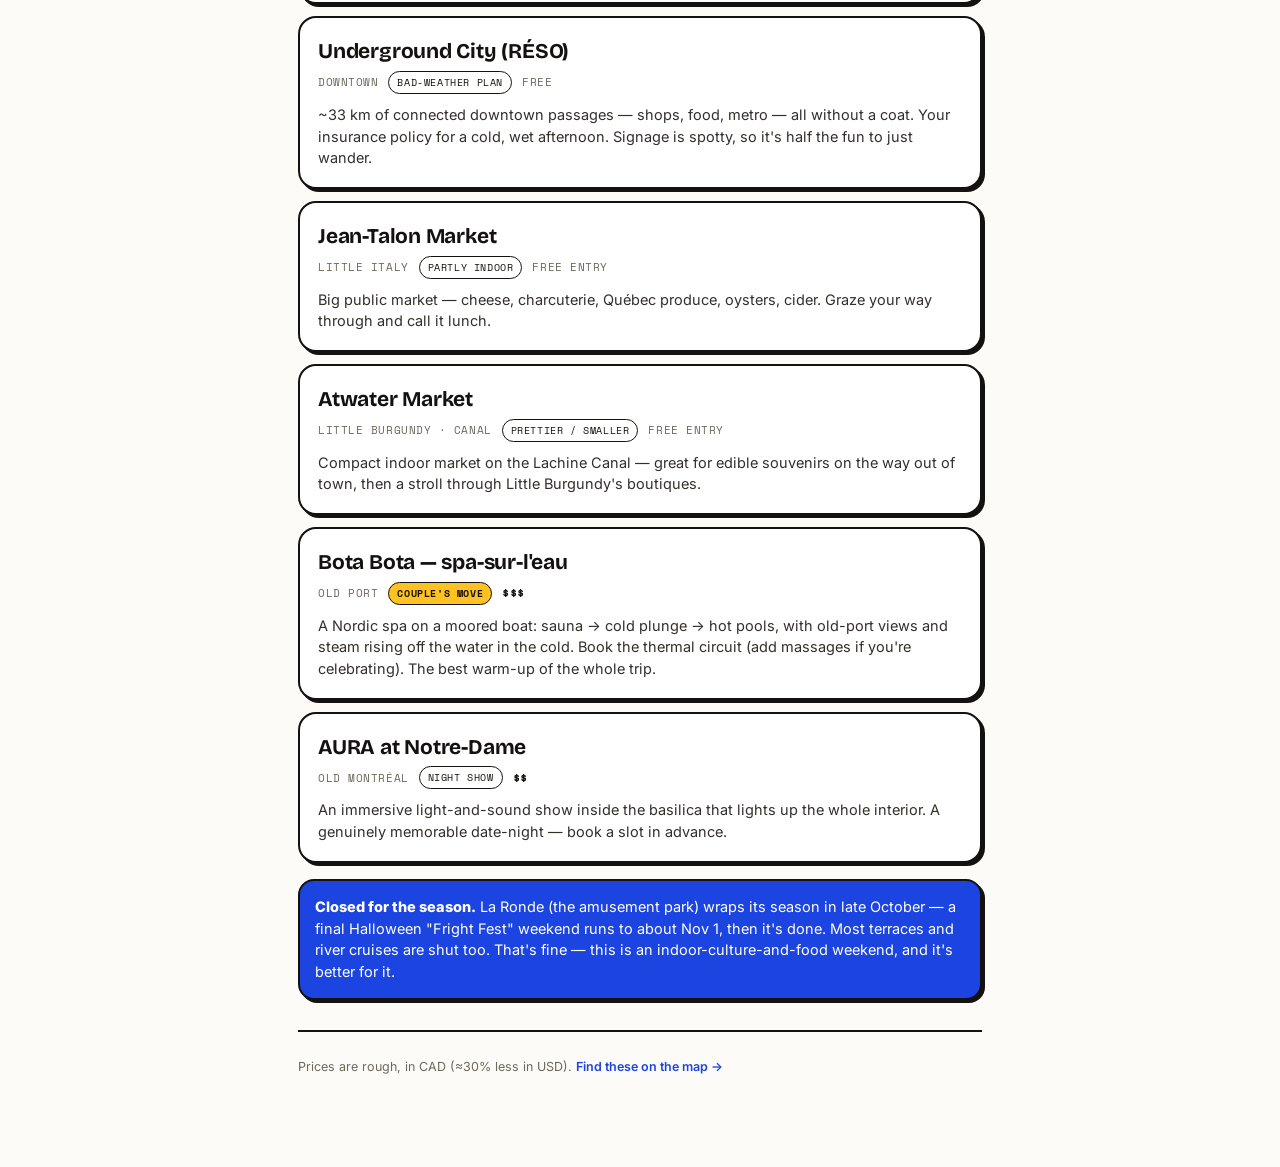
<file: see.html>
<!DOCTYPE html>
<html lang="en">
<head>
<meta charset="UTF-8">
<meta name="viewport" content="width=device-width, initial-scale=1, viewport-fit=cover">
<meta name="apple-mobile-web-app-capable" content="yes">
<meta name="theme-color" content="#FCFBF7">
<title>Things to Do &amp; See — Montréal</title>
<link rel="icon" href="icon.svg"><link rel="apple-touch-icon" href="icon.svg">
<link rel="preconnect" href="https://fonts.googleapis.com"><link rel="preconnect" href="https://fonts.gstatic.com" crossorigin>
<link href="https://fonts.googleapis.com/css2?family=Bricolage+Grotesque:opsz,wght@12..96,600;12..96,700;12..96,800&family=Inter:wght@400;500;600;700&family=Space+Mono:wght@400;700&display=swap" rel="stylesheet">
<style>
/* =========================================================
   Ricky & Lexi — Montréal  ·  poster-pop redesign
   Bright, bold, transit-poster energy for a 20-something trip.
   Mobile-first, app-style. Shared across all pages.
   ========================================================= */

:root{
  --paper:  #FCFBF7;   /* near-white base */
  --card:   #FFFFFF;
  --ink:    #14120E;   /* near-black */
  --muted:  #6E685C;   /* warm grey text */
  --cobalt: #1B44E0;   /* electric blue — dominant accent */
  --red:    #F5482E;   /* hot red-orange */
  --yellow: #FFC220;   /* sunny */
  --teal:   #0FA88E;   /* secondary */
  --line:   #14120E;
  --soft:   rgba(20,18,14,.10);
  --tab-h:  70px;

  --disp: "Bricolage Grotesque", "Inter", sans-serif;
  --sans: "Inter", -apple-system, BlinkMacSystemFont, sans-serif;
  --mono: "Space Mono", ui-monospace, monospace;
}

*{ box-sizing:border-box; margin:0; padding:0; -webkit-tap-highlight-color:transparent; }
html{ -webkit-text-size-adjust:100%; scroll-behavior:smooth; }

body{
  font-family:var(--sans);
  background:var(--paper);
  color:var(--ink);
  line-height:1.5;
  padding-bottom:calc(var(--tab-h) + env(safe-area-inset-bottom));
  overflow-x:hidden;
  -webkit-font-smoothing:antialiased;
}
a{ color:inherit; text-decoration:none; }
img{ max-width:100%; display:block; }

.wrap{ width:100%; max-width:720px; margin:0 auto; padding:0 18px; }

/* ---------- Top bar ---------- */
.topbar{
  position:sticky; top:0; z-index:40;
  display:flex; align-items:center; justify-content:space-between;
  padding:12px 18px; padding-top:calc(12px + env(safe-area-inset-top));
  background:rgba(252,251,247,.85);
  backdrop-filter:blur(14px); -webkit-backdrop-filter:blur(14px);
  border-bottom:2px solid var(--ink);
}
.topbar .mark{ font-family:var(--mono); font-size:12px; letter-spacing:.14em; text-transform:uppercase; }
.topbar .mark b{ color:var(--cobalt); }
.topbar .pill{
  font-family:var(--mono); font-size:11px; letter-spacing:.06em; text-transform:uppercase;
  background:var(--ink); color:var(--paper); border-radius:999px; padding:6px 12px; font-weight:700;
}
.topbar .pill.blue{ background:var(--cobalt); }

/* ---------- Hero ---------- */
.hero{ padding:30px 0 18px; }
.eyebrow{
  display:inline-block; font-family:var(--mono); font-size:11.5px; letter-spacing:.14em;
  text-transform:uppercase; background:var(--yellow); color:var(--ink);
  padding:5px 10px; border:2px solid var(--ink); border-radius:999px; margin-bottom:16px;
}
.eyebrow.blue{ background:var(--cobalt); color:#fff; }
.eyebrow.red{ background:var(--red); color:#fff; }
.hero h1{
  font-family:var(--disp); font-weight:800;
  font-size:clamp(44px,14vw,80px); line-height:.9; letter-spacing:-.02em;
}
.hero h1 .hl{
  background:linear-gradient(transparent 55%, var(--yellow) 55%);
  padding:0 .04em;
}
.hero h1 .blue{ color:var(--cobalt); }
.hero h1 .red{ color:var(--red); }
.hero .sub{ color:var(--muted); font-size:16px; max-width:46ch; margin-top:16px; }

/* ---------- Quick facts ---------- */
.facts{ display:grid; grid-template-columns:repeat(2,1fr); gap:10px; margin:22px 0 6px; }
.fact{ border:2px solid var(--ink); border-radius:16px; padding:14px; background:var(--card); }
.fact .k{ font-family:var(--mono); font-size:10.5px; letter-spacing:.1em; text-transform:uppercase; color:var(--muted); }
.fact .v{ font-family:var(--disp); font-weight:700; font-size:26px; line-height:1.1; margin-top:3px; }
.fact .v small{ font-size:13px; color:var(--muted); font-family:var(--sans); font-weight:500; }
.fact.f-blue{ background:var(--cobalt); color:#fff; } .fact.f-blue .k,.fact.f-blue .v small{ color:rgba(255,255,255,.75); }
.fact.f-red{ background:var(--red); color:#fff; } .fact.f-red .k,.fact.f-red .v small{ color:rgba(255,255,255,.8); }
.fact.f-yellow{ background:var(--yellow); } 

/* ---------- Section heads ---------- */
.shead{ display:flex; align-items:center; gap:10px; margin:36px 0 14px; }
.shead .n{
  font-family:var(--mono); font-size:12px; font-weight:700; color:#fff; background:var(--ink);
  border-radius:8px; padding:3px 8px;
}
.shead h2{ font-family:var(--disp); font-weight:800; font-size:27px; letter-spacing:-.01em; }
.lead{ color:var(--muted); font-size:15px; margin-bottom:16px; max-width:58ch; }

/* ---------- Nav / guide cards ---------- */
.navcards{ display:grid; gap:10px; }
.navcard{
  display:flex; align-items:center; gap:14px; background:var(--card);
  border:2px solid var(--ink); border-radius:18px; padding:15px;
  box-shadow:3px 3px 0 var(--ink); transition:transform .12s ease, box-shadow .12s ease;
}
.navcard:active{ transform:translate(2px,2px); box-shadow:1px 1px 0 var(--ink); }
.navcard .ico{ width:42px; height:42px; flex:0 0 42px; border-radius:12px; display:grid; place-items:center; font-size:21px; border:2px solid var(--ink); }
.navcard .ico.b{ background:var(--cobalt); } .navcard .ico.r{ background:var(--red); }
.navcard .ico.y{ background:var(--yellow); } .navcard .ico.t{ background:var(--teal); }
.navcard .t{ flex:1; } .navcard .t b{ font-size:16.5px; font-weight:700; display:block; font-family:var(--disp); }
.navcard .t span{ color:var(--muted); font-size:13px; }
.navcard .arr{ font-family:var(--disp); font-weight:800; font-size:20px; color:var(--cobalt); }

.grid2{ display:grid; grid-template-columns:1fr 1fr; gap:10px; }
.grid2 .navcard{ flex-direction:column; align-items:flex-start; gap:10px; }
.grid2 .navcard .t b{ font-size:15px; }

/* ---------- Generic card ---------- */
.card{
  background:var(--card); border:2px solid var(--ink); border-radius:18px;
  padding:18px; margin-bottom:12px; box-shadow:3px 3px 0 var(--ink);
}
.card h3{ font-family:var(--disp); font-weight:700; font-size:21px; margin-bottom:3px; letter-spacing:-.01em; }
.card .meta{ font-family:var(--mono); font-size:11px; letter-spacing:.05em; text-transform:uppercase; color:var(--muted); margin-bottom:10px; display:flex; flex-wrap:wrap; gap:5px 10px; align-items:center; }
.card p{ font-size:14.5px; color:#33302A; }
.card p + p{ margin-top:8px; }
.tag{ color:var(--cobalt); font-weight:600; }
.tag.red{ color:var(--red); }

.badge{ display:inline-block; font-family:var(--mono); font-size:10px; letter-spacing:.06em; text-transform:uppercase; padding:3px 8px; border-radius:999px; border:1.5px solid var(--ink); color:var(--ink); }
.badge.pick{ background:var(--yellow); font-weight:700; }
.badge.warn{ background:var(--red); color:#fff; border-color:var(--red); }
.badge.blue{ background:var(--cobalt); color:#fff; border-color:var(--cobalt); }
.price{ color:var(--ink); font-family:var(--mono); font-size:12px; font-weight:700; }

/* colored feature blocks */
.note, .callout{ border:2px solid var(--ink); border-radius:16px; padding:15px; margin:16px 0; font-size:14.5px; box-shadow:3px 3px 0 var(--ink); }
.note{ background:var(--yellow); }
.note b{ font-weight:800; }
.callout{ background:var(--red); color:#fff; }
.callout b{ font-weight:800; }
.info{ background:var(--cobalt); color:#fff; border:2px solid var(--ink); border-radius:16px; padding:15px; margin:16px 0; font-size:14.5px; box-shadow:3px 3px 0 var(--ink); }
.info b{ font-weight:800; }

/* ---------- Day tabs ---------- */
.daytabs{ display:flex; gap:8px; overflow-x:auto; padding:4px 0 12px; position:sticky; top:60px; z-index:30; background:var(--paper); scrollbar-width:none; -webkit-overflow-scrolling:touch; }
.daytabs::-webkit-scrollbar{ display:none; }
.daytab{ flex:0 0 auto; font-family:var(--mono); font-size:12px; letter-spacing:.05em; padding:9px 15px; border-radius:999px; border:2px solid var(--ink); text-transform:uppercase; cursor:pointer; background:var(--card); font-weight:700; }
.daytab.on{ background:var(--cobalt); color:#fff; }
.day{ display:none; } .day.on{ display:block; animation:fade .3s ease; }
.dayhead{ margin:10px 0 4px; }
.dayhead .dnum{ font-family:var(--mono); font-size:12px; letter-spacing:.08em; color:var(--muted); }
.dayhead h2{ font-family:var(--disp); font-weight:800; font-size:30px; letter-spacing:-.015em; }
.dayhead .weather{ color:var(--ink); font-size:13px; margin-top:6px; font-family:var(--mono); background:var(--yellow); display:inline-block; padding:3px 9px; border:2px solid var(--ink); border-radius:999px; }

/* timeline */
.tl{ position:relative; margin:20px 0 8px; padding-left:24px; }
.tl::before{ content:""; position:absolute; left:6px; top:6px; bottom:12px; width:2px; background:var(--ink); }
.stop{ position:relative; padding:0 0 20px; }
.stop::before{ content:""; position:absolute; left:-24px; top:4px; width:12px; height:12px; border-radius:50%; background:var(--cobalt); border:2px solid var(--ink); }
.stop.eat::before{ background:var(--red); } .stop.see::before{ background:var(--yellow); } .stop.bar::before{ background:var(--teal); }
.stop .time{ font-family:var(--mono); font-size:11px; letter-spacing:.06em; color:var(--cobalt); text-transform:uppercase; font-weight:700; }
.stop h4{ font-size:16.5px; font-weight:700; margin:2px 0 3px; font-family:var(--disp); }
.stop p{ font-size:14px; color:#33302A; }
.stop .kind{ font-family:var(--mono); font-size:10px; text-transform:uppercase; letter-spacing:.08em; color:var(--muted); }

/* ---------- chips / filters ---------- */
.chips{ display:flex; gap:8px; overflow-x:auto; padding:2px 0 14px; scrollbar-width:none; -webkit-overflow-scrolling:touch; }
.chips::-webkit-scrollbar{ display:none; }
.chip{ flex:0 0 auto; font-family:var(--mono); font-size:11px; letter-spacing:.04em; padding:8px 12px; border-radius:999px; border:2px solid var(--ink); text-transform:uppercase; cursor:pointer; user-select:none; background:var(--card); font-weight:700; }
.chip.on{ background:var(--ink); color:var(--paper); }
.chip .dot{ display:inline-block; width:9px; height:9px; border-radius:50%; margin-right:6px; vertical-align:middle; border:1px solid var(--ink); }

/* ---------- Map ---------- */
#map{ height:60vh; min-height:380px; width:100%; border-radius:20px; border:2px solid var(--ink); overflow:hidden; margin-bottom:14px; box-shadow:3px 3px 0 var(--ink); }
.leaflet-popup-content-wrapper{ background:var(--card); color:var(--ink); border-radius:14px; border:2px solid var(--ink); }
.leaflet-popup-tip{ background:var(--card); border:2px solid var(--ink); }
.leaflet-popup-content{ margin:12px 14px; font-family:var(--sans); }
.leaflet-popup-content b{ font-family:var(--disp); font-weight:700; font-size:17px; }
.leaflet-popup-content .pk{ font-family:var(--mono); font-size:10px; letter-spacing:.06em; text-transform:uppercase; color:var(--cobalt); display:block; margin:3px 0 4px; font-weight:700; }
.leaflet-popup-content a{ color:var(--cobalt); font-family:var(--mono); font-size:12px; font-weight:700; }

/* ---------- FAQ ---------- */
.faq details{ border:2px solid var(--ink); border-radius:16px; margin-bottom:10px; background:var(--card); overflow:hidden; box-shadow:3px 3px 0 var(--ink); }
.faq summary{ list-style:none; cursor:pointer; padding:16px; font-family:var(--disp); font-weight:700; font-size:16px; display:flex; justify-content:space-between; gap:12px; align-items:center; }
.faq summary::-webkit-details-marker{ display:none; }
.faq summary::after{ content:"+"; font-family:var(--mono); font-size:22px; color:var(--cobalt); }
.faq details[open] summary::after{ content:"–"; }
.faq details[open] summary{ background:var(--yellow); }
.faq .a{ padding:0 16px 16px; font-size:14.5px; color:#33302A; }

/* ---------- Bottom app tab bar ---------- */
.tabbar{ position:fixed; left:0; right:0; bottom:0; z-index:50; height:calc(var(--tab-h) + env(safe-area-inset-bottom)); padding-bottom:env(safe-area-inset-bottom); display:flex; background:rgba(252,251,247,.94); backdrop-filter:blur(16px); -webkit-backdrop-filter:blur(16px); border-top:2px solid var(--ink); }
.tabbar a{ flex:1; display:flex; flex-direction:column; align-items:center; justify-content:center; gap:3px; color:var(--muted); font-size:10px; font-family:var(--mono); letter-spacing:.02em; text-transform:uppercase; padding-top:8px; font-weight:700; }
.tabbar a svg{ width:22px; height:22px; stroke:currentColor; fill:none; stroke-width:1.8; }
.tabbar a.on{ color:var(--cobalt); }

/* ---------- misc ---------- */
.foot{ color:var(--muted); font-size:12.5px; padding:26px 0 20px; border-top:2px solid var(--ink); margin-top:30px; }
.foot a{ color:var(--cobalt); font-weight:600; }
.back{ display:inline-block; font-family:var(--mono); font-size:11px; text-transform:uppercase; letter-spacing:.06em; color:var(--muted); margin:6px 0 0; }
.rule{ height:0; border-top:2px dashed var(--soft); margin:20px 0; }
ul.clean{ list-style:none; margin:6px 0; } ul.clean li{ position:relative; padding-left:20px; margin-bottom:7px; font-size:14.5px; color:#33302A; }
ul.clean li::before{ content:"→"; position:absolute; left:0; color:var(--cobalt); font-weight:700; }

@keyframes fade{ from{opacity:0; transform:translateY(6px);} to{opacity:1; transform:none;} }
@media (prefers-reduced-motion:reduce){ *{ animation:none !important; transition:none !important; scroll-behavior:auto; } }
@media (min-width:600px){ .facts{ grid-template-columns:repeat(4,1fr); } }

</style>
</head>
<body>

<div class="topbar"><div class="mark"><b>MTL</b> · to do &amp; see</div><div class="pill">Nov = indoors</div></div>

<div class="wrap">
  <section class="hero" style="padding-bottom:8px">
    <span class="eyebrow">See &amp; do</span>
    <h1 style="font-size:clamp(38px,11vw,60px)">The good<br><span class="hl">stuff.</span></h1>
    <p class="sub">Early November is a cold-weather city — this leans toward warm interiors, markets, one killer view, and a couple's soak on the water. Pick what fits the day.</p>
  </section>

  <div class="chips" id="chips">
    <div class="chip on" data-f="all">All</div>
    <div class="chip" data-f="out"><span class="dot" style="background:#FFC220"></span>Outdoors</div>
    <div class="chip" data-f="culture"><span class="dot" style="background:#1B44E0"></span>Culture</div>
    <div class="chip" data-f="market"><span class="dot" style="background:#0FA88E"></span>Markets</div>
    <div class="chip" data-f="two"><span class="dot" style="background:#F5482E"></span>Just for two</div>
  </div>

  <!-- OUTDOORS / VIEWS -->
  <div class="card" data-cat="out">
    <h3>Mount Royal — Kondiaronk Lookout</h3>
    <div class="meta"><span>the mountain</span><span class="badge pick">best view</span><span>free</span></div>
    <p>The postcard skyline shot, from the big terrace on the city's namesake hill. Walk up (some stairs) or take the #11 bus. Do it in daylight — sunset's around 4:40. Warm up inside the chalet.</p>
  </div>
  <div class="card" data-cat="out">
    <h3>Old Port &amp; Rue Saint-Paul</h3>
    <div class="meta"><span>Vieux-Montréal</span><span class="badge">walk</span><span>free</span></div>
    <p>Cobblestone streets, the waterfront, and the prettiest part of the city on foot. Bundle up — it's exposed off the river. Best at dusk when the lamps come on.</p>
  </div>
  <div class="card" data-cat="out two">
    <h3>La Grande Roue de Montréal</h3>
    <div class="meta"><span>Old Port</span><span class="badge">ferris wheel</span><span class="price">$29.50/adult</span></div>
    <p>Canada's tallest observation wheel (60 m), right on the water — the cabins are <b>heated</b>, so it works in November. An 18-minute ride, best after dark when the city lights up. Student rate ~$24.</p>
  </div>
  <div class="card" data-cat="out">
    <h3>Street art — Plateau &amp; Mile End</h3>
    <div class="meta"><span>Boul. Saint-Laurent</span><span class="badge">murals</span><span>free</span></div>
    <p>The Main and the side streets north of it are wall-to-wall murals from the summer MURAL festival. Great photo-walk between bagels and Mount Royal.</p>
  </div>

  <!-- CULTURE / INDOOR -->
  <div class="card" data-cat="culture">
    <h3>Notre-Dame Basilica</h3>
    <div class="meta"><span>Old Montréal</span><span class="badge pick">must-see</span><span class="price">~$16 CAD</span></div>
    <p>The cobalt-and-gold interior is the single best indoor sight in the city — worth it even if churches aren't your thing. The evening <b>AURA</b> light-and-sound show turns it into something else entirely (separate ticket).</p>
  </div>
  <div class="card" data-cat="culture">
    <h3>Montréal Museum of Fine Arts</h3>
    <div class="meta"><span>Golden Square Mile</span><span class="badge pick">free if 25 &amp; under</span><span class="price">~$24 · 26+</span></div>
    <p>Rainy-day proof and genuinely great — classical to contemporary across several pavilions. <b>Admission is free for anyone 25 or under</b>, so if that's you two, it's a no-brainer. 26+ is ~$24 (half-price Wednesday evenings). Budget 2–3 hours; a big temporary exhibition costs extra.</p>
  </div>
  <div class="card" data-cat="culture">
    <h3>Pointe-à-Callière</h3>
    <div class="meta"><span>Old Montréal</span><span class="badge">history</span><span>ticketed · book online</span></div>
    <p>Archaeology museum built <i>directly on top of</i> the 1642 founding site — you walk through the original fort foundations underground. The best way to feel the city's age. <a class="tag" href="history.html">The backstory →</a></p>
  </div>
  <div class="card" data-cat="culture two">
    <h3>Underground City (RÉSO)</h3>
    <div class="meta"><span>Downtown</span><span class="badge">bad-weather plan</span><span>free</span></div>
    <p>~33 km of connected downtown passages — shops, food, metro — all without a coat. Your insurance policy for a cold, wet afternoon. Signage is spotty, so it's half the fun to just wander.</p>
  </div>

  <!-- MARKETS -->
  <div class="card" data-cat="market">
    <h3>Jean-Talon Market</h3>
    <div class="meta"><span>Little Italy</span><span class="badge">partly indoor</span><span>free entry</span></div>
    <p>Big public market — cheese, charcuterie, Québec produce, oysters, cider. Graze your way through and call it lunch.</p>
  </div>
  <div class="card" data-cat="market">
    <h3>Atwater Market</h3>
    <div class="meta"><span>Little Burgundy · canal</span><span class="badge">prettier / smaller</span><span>free entry</span></div>
    <p>Compact indoor market on the Lachine Canal — great for edible souvenirs on the way out of town, then a stroll through Little Burgundy's boutiques.</p>
  </div>

  <!-- JUST FOR TWO -->
  <div class="card" data-cat="two">
    <h3>Bota Bota — spa-sur-l'eau</h3>
    <div class="meta"><span>Old Port</span><span class="badge pick">couple's move</span><span class="price">$$$</span></div>
    <p>A Nordic spa on a moored boat: sauna → cold plunge → hot pools, with old-port views and steam rising off the water in the cold. Book the thermal circuit (add massages if you're celebrating). The best warm-up of the whole trip.</p>
  </div>
  <div class="card" data-cat="two culture">
    <h3>AURA at Notre-Dame</h3>
    <div class="meta"><span>Old Montréal</span><span class="badge">night show</span><span class="price">$$</span></div>
    <p>An immersive light-and-sound show inside the basilica that lights up the whole interior. A genuinely memorable date-night — book a slot in advance.</p>
  </div>

  <div class="info"><b>Closed for the season.</b> La Ronde (the amusement park) wraps its season in late October — a final Halloween "Fright Fest" weekend runs to about Nov 1, then it's done. Most terraces and river cruises are shut too. That's fine — this is an indoor-culture-and-food weekend, and it's better for it.</div>

  <div class="foot">Prices are rough, in CAD (≈30% less in USD). <a href="map.html">Find these on the map →</a></div>
</div>

<nav class="tabbar">
  <a href="index.html"><svg viewBox="0 0 24 24"><path d="M3 11l9-8 9 8"/><path d="M5 10v10h14V10"/></svg>Home</a>
  <a href="itinerary.html"><svg viewBox="0 0 24 24"><rect x="3" y="4" width="18" height="17" rx="2"/><path d="M3 9h18M8 2v4M16 2v4"/></svg>Days</a>
  <a class="on" href="see.html"><svg viewBox="0 0 24 24"><circle cx="12" cy="12" r="3.2"/><path d="M4 8h3l1.5-2h7L17 8h3v11H4z"/></svg>See</a>
  <a href="eat.html"><svg viewBox="0 0 24 24"><path d="M6 2v9a3 3 0 006 0V2M9 2v20M18 2c-2 0-3 2-3 5s1 5 3 5v8"/></svg>Eat</a>
  <a href="map.html"><svg viewBox="0 0 24 24"><path d="M9 3L3 6v15l6-3 6 3 6-3V3l-6 3-6-3z"/><path d="M9 3v15M15 6v15"/></svg>Map</a>
</nav>

<script>
  const chips=document.querySelectorAll('.chip'), cards=document.querySelectorAll('.card[data-cat]');
  chips.forEach(c=>c.addEventListener('click',()=>{
    chips.forEach(x=>x.classList.remove('on')); c.classList.add('on');
    const f=c.dataset.f;
    cards.forEach(card=>{ card.style.display=(f==='all'||card.dataset.cat.split(' ').includes(f))?'block':'none'; });
  }));
</script>
</body>
</html>
</file>
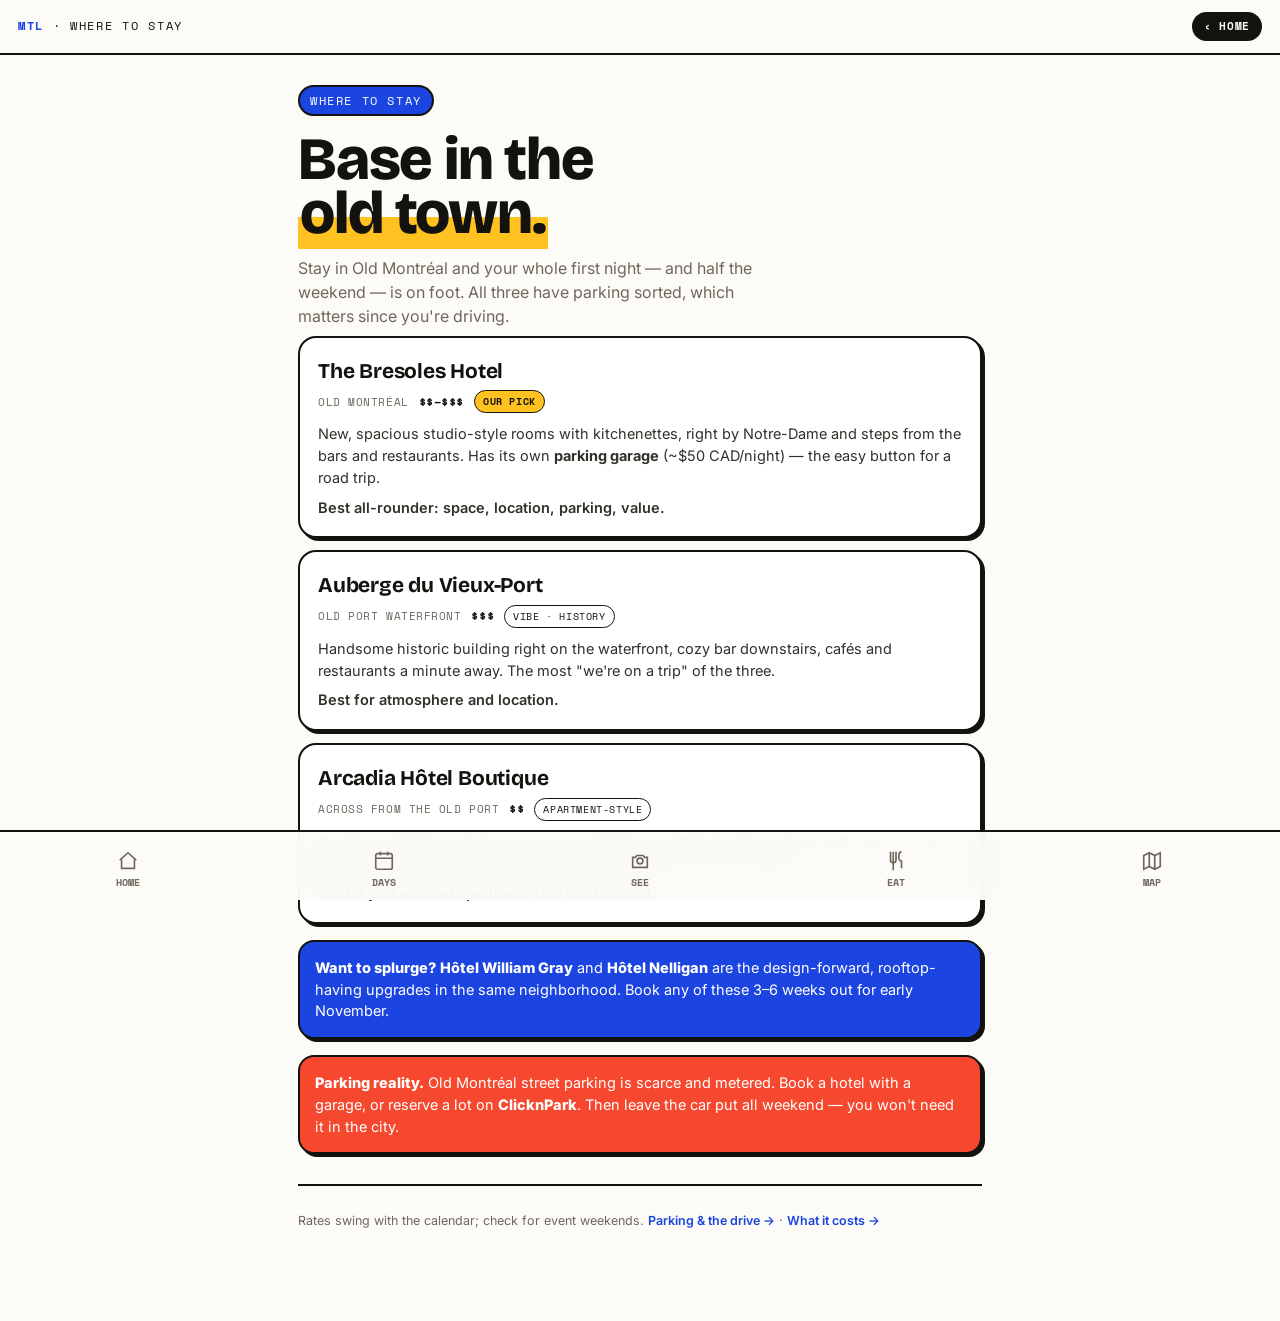
<file: stay.html>
<!DOCTYPE html>
<html lang="en">
<head>
<meta charset="UTF-8">
<meta name="viewport" content="width=device-width, initial-scale=1, viewport-fit=cover">
<meta name="apple-mobile-web-app-capable" content="yes"><meta name="theme-color" content="#FCFBF7">
<title>Where to Stay — Montréal</title>
<link rel="icon" href="icon.svg"><link rel="apple-touch-icon" href="icon.svg">
<link rel="preconnect" href="https://fonts.googleapis.com"><link rel="preconnect" href="https://fonts.gstatic.com" crossorigin>
<link href="https://fonts.googleapis.com/css2?family=Bricolage+Grotesque:opsz,wght@12..96,600;12..96,700;12..96,800&family=Inter:wght@400;500;600;700&family=Space+Mono:wght@400;700&display=swap" rel="stylesheet">
<style>
/* =========================================================
   Ricky & Lexi — Montréal  ·  poster-pop redesign
   Bright, bold, transit-poster energy for a 20-something trip.
   Mobile-first, app-style. Shared across all pages.
   ========================================================= */

:root{
  --paper:  #FCFBF7;   /* near-white base */
  --card:   #FFFFFF;
  --ink:    #14120E;   /* near-black */
  --muted:  #6E685C;   /* warm grey text */
  --cobalt: #1B44E0;   /* electric blue — dominant accent */
  --red:    #F5482E;   /* hot red-orange */
  --yellow: #FFC220;   /* sunny */
  --teal:   #0FA88E;   /* secondary */
  --line:   #14120E;
  --soft:   rgba(20,18,14,.10);
  --tab-h:  70px;

  --disp: "Bricolage Grotesque", "Inter", sans-serif;
  --sans: "Inter", -apple-system, BlinkMacSystemFont, sans-serif;
  --mono: "Space Mono", ui-monospace, monospace;
}

*{ box-sizing:border-box; margin:0; padding:0; -webkit-tap-highlight-color:transparent; }
html{ -webkit-text-size-adjust:100%; scroll-behavior:smooth; }

body{
  font-family:var(--sans);
  background:var(--paper);
  color:var(--ink);
  line-height:1.5;
  padding-bottom:calc(var(--tab-h) + env(safe-area-inset-bottom));
  overflow-x:hidden;
  -webkit-font-smoothing:antialiased;
}
a{ color:inherit; text-decoration:none; }
img{ max-width:100%; display:block; }

.wrap{ width:100%; max-width:720px; margin:0 auto; padding:0 18px; }

/* ---------- Top bar ---------- */
.topbar{
  position:sticky; top:0; z-index:40;
  display:flex; align-items:center; justify-content:space-between;
  padding:12px 18px; padding-top:calc(12px + env(safe-area-inset-top));
  background:rgba(252,251,247,.85);
  backdrop-filter:blur(14px); -webkit-backdrop-filter:blur(14px);
  border-bottom:2px solid var(--ink);
}
.topbar .mark{ font-family:var(--mono); font-size:12px; letter-spacing:.14em; text-transform:uppercase; }
.topbar .mark b{ color:var(--cobalt); }
.topbar .pill{
  font-family:var(--mono); font-size:11px; letter-spacing:.06em; text-transform:uppercase;
  background:var(--ink); color:var(--paper); border-radius:999px; padding:6px 12px; font-weight:700;
}
.topbar .pill.blue{ background:var(--cobalt); }

/* ---------- Hero ---------- */
.hero{ padding:30px 0 18px; }
.eyebrow{
  display:inline-block; font-family:var(--mono); font-size:11.5px; letter-spacing:.14em;
  text-transform:uppercase; background:var(--yellow); color:var(--ink);
  padding:5px 10px; border:2px solid var(--ink); border-radius:999px; margin-bottom:16px;
}
.eyebrow.blue{ background:var(--cobalt); color:#fff; }
.eyebrow.red{ background:var(--red); color:#fff; }
.hero h1{
  font-family:var(--disp); font-weight:800;
  font-size:clamp(44px,14vw,80px); line-height:.9; letter-spacing:-.02em;
}
.hero h1 .hl{
  background:linear-gradient(transparent 55%, var(--yellow) 55%);
  padding:0 .04em;
}
.hero h1 .blue{ color:var(--cobalt); }
.hero h1 .red{ color:var(--red); }
.hero .sub{ color:var(--muted); font-size:16px; max-width:46ch; margin-top:16px; }

/* ---------- Quick facts ---------- */
.facts{ display:grid; grid-template-columns:repeat(2,1fr); gap:10px; margin:22px 0 6px; }
.fact{ border:2px solid var(--ink); border-radius:16px; padding:14px; background:var(--card); }
.fact .k{ font-family:var(--mono); font-size:10.5px; letter-spacing:.1em; text-transform:uppercase; color:var(--muted); }
.fact .v{ font-family:var(--disp); font-weight:700; font-size:26px; line-height:1.1; margin-top:3px; }
.fact .v small{ font-size:13px; color:var(--muted); font-family:var(--sans); font-weight:500; }
.fact.f-blue{ background:var(--cobalt); color:#fff; } .fact.f-blue .k,.fact.f-blue .v small{ color:rgba(255,255,255,.75); }
.fact.f-red{ background:var(--red); color:#fff; } .fact.f-red .k,.fact.f-red .v small{ color:rgba(255,255,255,.8); }
.fact.f-yellow{ background:var(--yellow); } 

/* ---------- Section heads ---------- */
.shead{ display:flex; align-items:center; gap:10px; margin:36px 0 14px; }
.shead .n{
  font-family:var(--mono); font-size:12px; font-weight:700; color:#fff; background:var(--ink);
  border-radius:8px; padding:3px 8px;
}
.shead h2{ font-family:var(--disp); font-weight:800; font-size:27px; letter-spacing:-.01em; }
.lead{ color:var(--muted); font-size:15px; margin-bottom:16px; max-width:58ch; }

/* ---------- Nav / guide cards ---------- */
.navcards{ display:grid; gap:10px; }
.navcard{
  display:flex; align-items:center; gap:14px; background:var(--card);
  border:2px solid var(--ink); border-radius:18px; padding:15px;
  box-shadow:3px 3px 0 var(--ink); transition:transform .12s ease, box-shadow .12s ease;
}
.navcard:active{ transform:translate(2px,2px); box-shadow:1px 1px 0 var(--ink); }
.navcard .ico{ width:42px; height:42px; flex:0 0 42px; border-radius:12px; display:grid; place-items:center; font-size:21px; border:2px solid var(--ink); }
.navcard .ico.b{ background:var(--cobalt); } .navcard .ico.r{ background:var(--red); }
.navcard .ico.y{ background:var(--yellow); } .navcard .ico.t{ background:var(--teal); }
.navcard .t{ flex:1; } .navcard .t b{ font-size:16.5px; font-weight:700; display:block; font-family:var(--disp); }
.navcard .t span{ color:var(--muted); font-size:13px; }
.navcard .arr{ font-family:var(--disp); font-weight:800; font-size:20px; color:var(--cobalt); }

.grid2{ display:grid; grid-template-columns:1fr 1fr; gap:10px; }
.grid2 .navcard{ flex-direction:column; align-items:flex-start; gap:10px; }
.grid2 .navcard .t b{ font-size:15px; }

/* ---------- Generic card ---------- */
.card{
  background:var(--card); border:2px solid var(--ink); border-radius:18px;
  padding:18px; margin-bottom:12px; box-shadow:3px 3px 0 var(--ink);
}
.card h3{ font-family:var(--disp); font-weight:700; font-size:21px; margin-bottom:3px; letter-spacing:-.01em; }
.card .meta{ font-family:var(--mono); font-size:11px; letter-spacing:.05em; text-transform:uppercase; color:var(--muted); margin-bottom:10px; display:flex; flex-wrap:wrap; gap:5px 10px; align-items:center; }
.card p{ font-size:14.5px; color:#33302A; }
.card p + p{ margin-top:8px; }
.tag{ color:var(--cobalt); font-weight:600; }
.tag.red{ color:var(--red); }

.badge{ display:inline-block; font-family:var(--mono); font-size:10px; letter-spacing:.06em; text-transform:uppercase; padding:3px 8px; border-radius:999px; border:1.5px solid var(--ink); color:var(--ink); }
.badge.pick{ background:var(--yellow); font-weight:700; }
.badge.warn{ background:var(--red); color:#fff; border-color:var(--red); }
.badge.blue{ background:var(--cobalt); color:#fff; border-color:var(--cobalt); }
.price{ color:var(--ink); font-family:var(--mono); font-size:12px; font-weight:700; }

/* colored feature blocks */
.note, .callout{ border:2px solid var(--ink); border-radius:16px; padding:15px; margin:16px 0; font-size:14.5px; box-shadow:3px 3px 0 var(--ink); }
.note{ background:var(--yellow); }
.note b{ font-weight:800; }
.callout{ background:var(--red); color:#fff; }
.callout b{ font-weight:800; }
.info{ background:var(--cobalt); color:#fff; border:2px solid var(--ink); border-radius:16px; padding:15px; margin:16px 0; font-size:14.5px; box-shadow:3px 3px 0 var(--ink); }
.info b{ font-weight:800; }

/* ---------- Day tabs ---------- */
.daytabs{ display:flex; gap:8px; overflow-x:auto; padding:4px 0 12px; position:sticky; top:60px; z-index:30; background:var(--paper); scrollbar-width:none; -webkit-overflow-scrolling:touch; }
.daytabs::-webkit-scrollbar{ display:none; }
.daytab{ flex:0 0 auto; font-family:var(--mono); font-size:12px; letter-spacing:.05em; padding:9px 15px; border-radius:999px; border:2px solid var(--ink); text-transform:uppercase; cursor:pointer; background:var(--card); font-weight:700; }
.daytab.on{ background:var(--cobalt); color:#fff; }
.day{ display:none; } .day.on{ display:block; animation:fade .3s ease; }
.dayhead{ margin:10px 0 4px; }
.dayhead .dnum{ font-family:var(--mono); font-size:12px; letter-spacing:.08em; color:var(--muted); }
.dayhead h2{ font-family:var(--disp); font-weight:800; font-size:30px; letter-spacing:-.015em; }
.dayhead .weather{ color:var(--ink); font-size:13px; margin-top:6px; font-family:var(--mono); background:var(--yellow); display:inline-block; padding:3px 9px; border:2px solid var(--ink); border-radius:999px; }

/* timeline */
.tl{ position:relative; margin:20px 0 8px; padding-left:24px; }
.tl::before{ content:""; position:absolute; left:6px; top:6px; bottom:12px; width:2px; background:var(--ink); }
.stop{ position:relative; padding:0 0 20px; }
.stop::before{ content:""; position:absolute; left:-24px; top:4px; width:12px; height:12px; border-radius:50%; background:var(--cobalt); border:2px solid var(--ink); }
.stop.eat::before{ background:var(--red); } .stop.see::before{ background:var(--yellow); } .stop.bar::before{ background:var(--teal); }
.stop .time{ font-family:var(--mono); font-size:11px; letter-spacing:.06em; color:var(--cobalt); text-transform:uppercase; font-weight:700; }
.stop h4{ font-size:16.5px; font-weight:700; margin:2px 0 3px; font-family:var(--disp); }
.stop p{ font-size:14px; color:#33302A; }
.stop .kind{ font-family:var(--mono); font-size:10px; text-transform:uppercase; letter-spacing:.08em; color:var(--muted); }

/* ---------- chips / filters ---------- */
.chips{ display:flex; gap:8px; overflow-x:auto; padding:2px 0 14px; scrollbar-width:none; -webkit-overflow-scrolling:touch; }
.chips::-webkit-scrollbar{ display:none; }
.chip{ flex:0 0 auto; font-family:var(--mono); font-size:11px; letter-spacing:.04em; padding:8px 12px; border-radius:999px; border:2px solid var(--ink); text-transform:uppercase; cursor:pointer; user-select:none; background:var(--card); font-weight:700; }
.chip.on{ background:var(--ink); color:var(--paper); }
.chip .dot{ display:inline-block; width:9px; height:9px; border-radius:50%; margin-right:6px; vertical-align:middle; border:1px solid var(--ink); }

/* ---------- Map ---------- */
#map{ height:60vh; min-height:380px; width:100%; border-radius:20px; border:2px solid var(--ink); overflow:hidden; margin-bottom:14px; box-shadow:3px 3px 0 var(--ink); }
.leaflet-popup-content-wrapper{ background:var(--card); color:var(--ink); border-radius:14px; border:2px solid var(--ink); }
.leaflet-popup-tip{ background:var(--card); border:2px solid var(--ink); }
.leaflet-popup-content{ margin:12px 14px; font-family:var(--sans); }
.leaflet-popup-content b{ font-family:var(--disp); font-weight:700; font-size:17px; }
.leaflet-popup-content .pk{ font-family:var(--mono); font-size:10px; letter-spacing:.06em; text-transform:uppercase; color:var(--cobalt); display:block; margin:3px 0 4px; font-weight:700; }
.leaflet-popup-content a{ color:var(--cobalt); font-family:var(--mono); font-size:12px; font-weight:700; }

/* ---------- FAQ ---------- */
.faq details{ border:2px solid var(--ink); border-radius:16px; margin-bottom:10px; background:var(--card); overflow:hidden; box-shadow:3px 3px 0 var(--ink); }
.faq summary{ list-style:none; cursor:pointer; padding:16px; font-family:var(--disp); font-weight:700; font-size:16px; display:flex; justify-content:space-between; gap:12px; align-items:center; }
.faq summary::-webkit-details-marker{ display:none; }
.faq summary::after{ content:"+"; font-family:var(--mono); font-size:22px; color:var(--cobalt); }
.faq details[open] summary::after{ content:"–"; }
.faq details[open] summary{ background:var(--yellow); }
.faq .a{ padding:0 16px 16px; font-size:14.5px; color:#33302A; }

/* ---------- Bottom app tab bar ---------- */
.tabbar{ position:fixed; left:0; right:0; bottom:0; z-index:50; height:calc(var(--tab-h) + env(safe-area-inset-bottom)); padding-bottom:env(safe-area-inset-bottom); display:flex; background:rgba(252,251,247,.94); backdrop-filter:blur(16px); -webkit-backdrop-filter:blur(16px); border-top:2px solid var(--ink); }
.tabbar a{ flex:1; display:flex; flex-direction:column; align-items:center; justify-content:center; gap:3px; color:var(--muted); font-size:10px; font-family:var(--mono); letter-spacing:.02em; text-transform:uppercase; padding-top:8px; font-weight:700; }
.tabbar a svg{ width:22px; height:22px; stroke:currentColor; fill:none; stroke-width:1.8; }
.tabbar a.on{ color:var(--cobalt); }

/* ---------- misc ---------- */
.foot{ color:var(--muted); font-size:12.5px; padding:26px 0 20px; border-top:2px solid var(--ink); margin-top:30px; }
.foot a{ color:var(--cobalt); font-weight:600; }
.back{ display:inline-block; font-family:var(--mono); font-size:11px; text-transform:uppercase; letter-spacing:.06em; color:var(--muted); margin:6px 0 0; }
.rule{ height:0; border-top:2px dashed var(--soft); margin:20px 0; }
ul.clean{ list-style:none; margin:6px 0; } ul.clean li{ position:relative; padding-left:20px; margin-bottom:7px; font-size:14.5px; color:#33302A; }
ul.clean li::before{ content:"→"; position:absolute; left:0; color:var(--cobalt); font-weight:700; }

@keyframes fade{ from{opacity:0; transform:translateY(6px);} to{opacity:1; transform:none;} }
@media (prefers-reduced-motion:reduce){ *{ animation:none !important; transition:none !important; scroll-behavior:auto; } }
@media (min-width:600px){ .facts{ grid-template-columns:repeat(4,1fr); } }

</style>
</head>
<body>

<div class="topbar"><div class="mark"><b>MTL</b> · where to stay</div><a class="pill" href="index.html">‹ home</a></div>

<div class="wrap">
  <section class="hero" style="padding-bottom:8px">
    <span class="eyebrow blue">Where to stay</span>
    <h1 style="font-size:clamp(38px,11vw,60px)">Base in the<br><span class="hl">old town.</span></h1>
    <p class="sub">Stay in Old Montréal and your whole first night — and half the weekend — is on foot. All three have parking sorted, which matters since you're driving.</p>
  </section>

  <div class="card"><h3>The Bresoles Hotel</h3><div class="meta"><span>Old Montréal</span><span class="price">$$–$$$</span><span class="badge pick">our pick</span></div>
    <p>New, spacious studio-style rooms with kitchenettes, right by Notre-Dame and steps from the bars and restaurants. Has its own <b>parking garage</b> (~$50 CAD/night) — the easy button for a road trip.</p>
    <p class="tag">Best all-rounder: space, location, parking, value.</p></div>

  <div class="card"><h3>Auberge du Vieux-Port</h3><div class="meta"><span>Old Port waterfront</span><span class="price">$$$</span><span class="badge">vibe · history</span></div>
    <p>Handsome historic building right on the waterfront, cozy bar downstairs, cafés and restaurants a minute away. The most "we're on a trip" of the three.</p>
    <p class="tag">Best for atmosphere and location.</p></div>

  <div class="card"><h3>Arcadia Hôtel Boutique</h3><div class="meta"><span>Across from the Old Port</span><span class="price">$$</span><span class="badge">apartment-style</span></div>
    <p>Boutique apartment-style rooms — washer/dryer, coffee machine, robes. Self check-in via app (heads up: a small insurance/deposit fee, no full-time front desk).</p>
    <p class="tag">Best if you want an apartment feel over a hotel.</p></div>

  <div class="info"><b>Want to splurge?</b> <b>Hôtel William Gray</b> and <b>Hôtel Nelligan</b> are the design-forward, rooftop-having upgrades in the same neighborhood. Book any of these 3–6 weeks out for early November.</div>

  <div class="callout"><b>Parking reality.</b> Old Montréal street parking is scarce and metered. Book a hotel with a garage, or reserve a lot on <b>ClicknPark</b>. Then leave the car put all weekend — you won't need it in the city.</div>

  <div class="foot">Rates swing with the calendar; check for event weekends. <a href="drive.html">Parking &amp; the drive →</a> · <a href="money.html">What it costs →</a></div>
</div>

<nav class="tabbar">
  <a href="index.html"><svg viewBox="0 0 24 24"><path d="M3 11l9-8 9 8"/><path d="M5 10v10h14V10"/></svg>Home</a>
  <a href="itinerary.html"><svg viewBox="0 0 24 24"><rect x="3" y="4" width="18" height="17" rx="2"/><path d="M3 9h18M8 2v4M16 2v4"/></svg>Days</a>
  <a href="see.html"><svg viewBox="0 0 24 24"><circle cx="12" cy="12" r="3.2"/><path d="M4 8h3l1.5-2h7L17 8h3v11H4z"/></svg>See</a>
  <a href="eat.html"><svg viewBox="0 0 24 24"><path d="M6 2v9a3 3 0 006 0V2M9 2v20M18 2c-2 0-3 2-3 5s1 5 3 5v8"/></svg>Eat</a>
  <a href="map.html"><svg viewBox="0 0 24 24"><path d="M9 3L3 6v15l6-3 6 3 6-3V3l-6 3-6-3z"/><path d="M9 3v15M15 6v15"/></svg>Map</a>
</nav>
</body>
</html>
</file>
